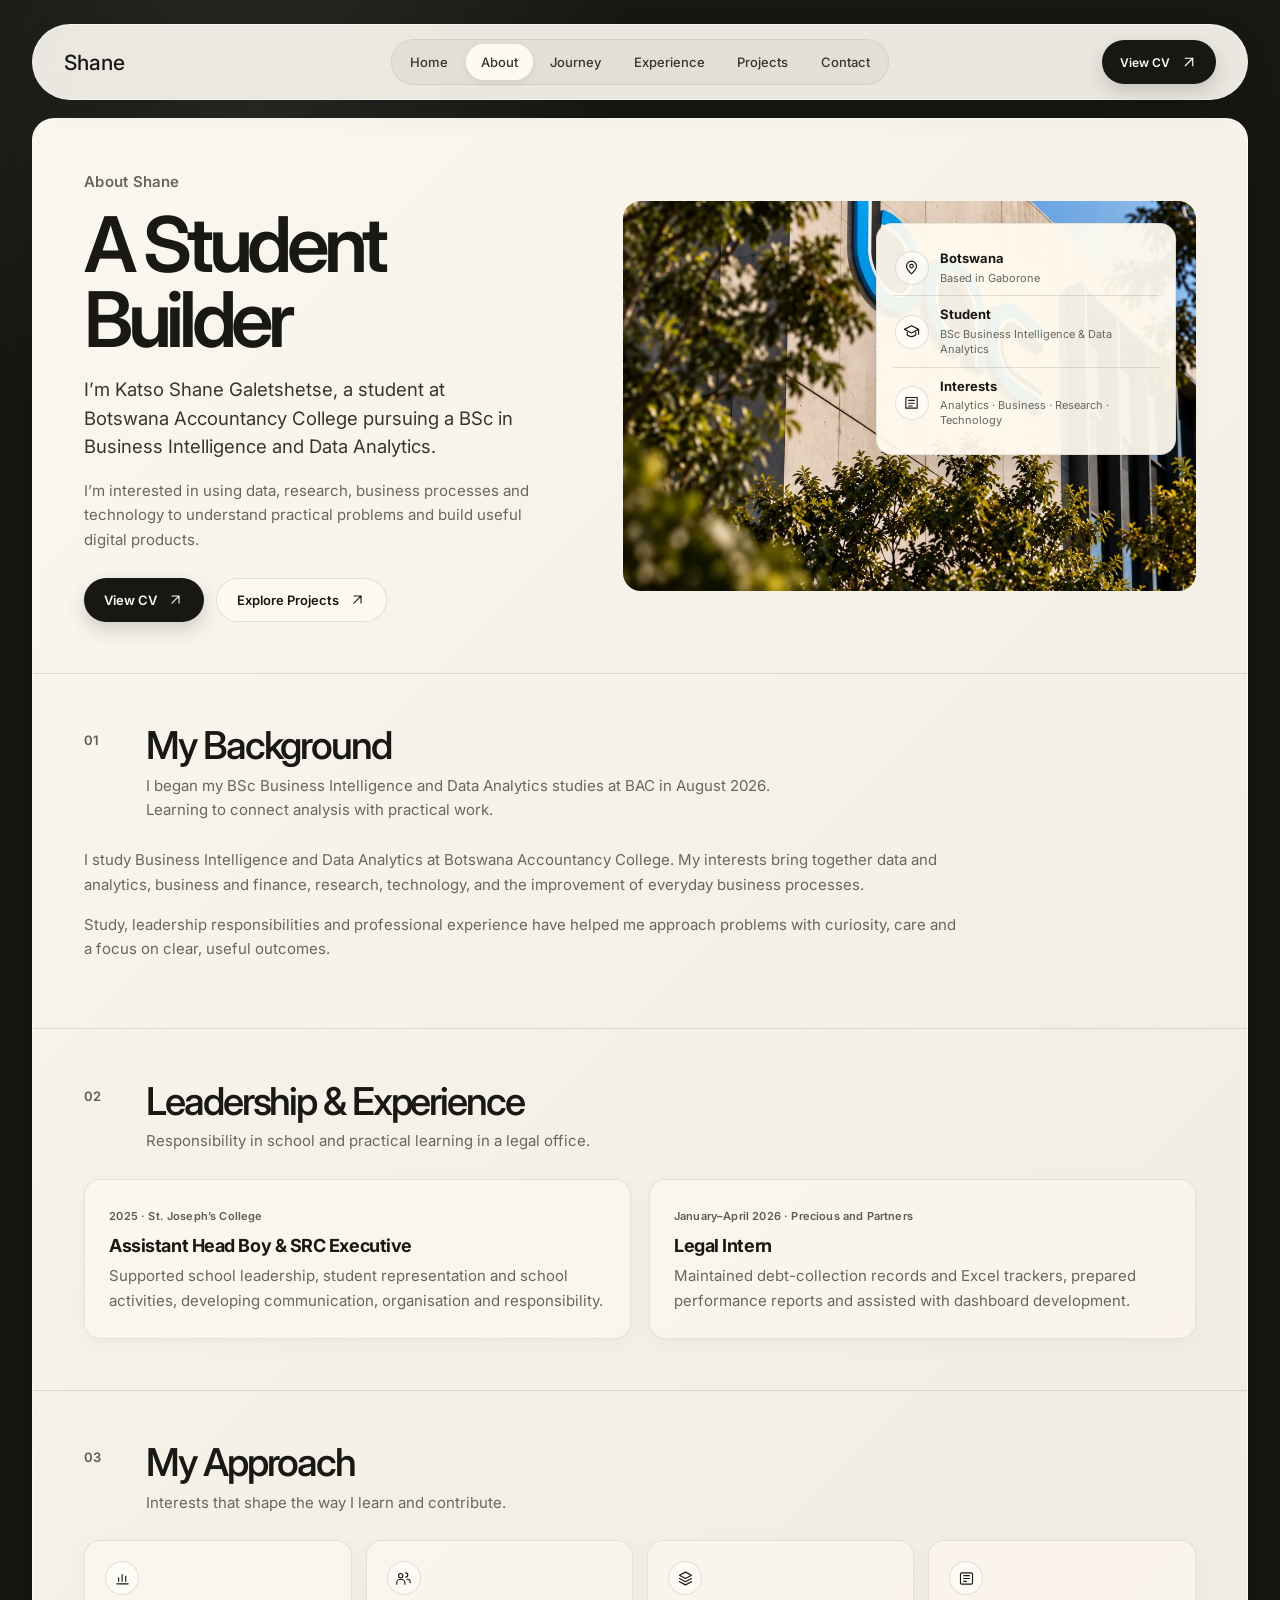
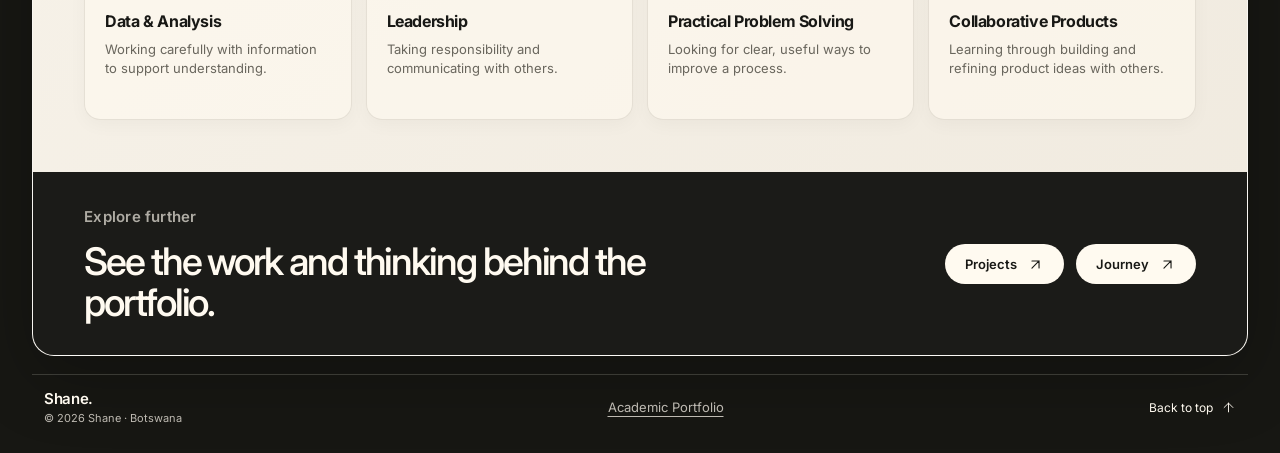
<file: about.html>
﻿<!doctype html>
<html lang="en">
<head>
  <meta charset="utf-8" />
  <meta name="viewport" content="width=device-width, initial-scale=1, viewport-fit=cover" />
  <meta name="description" content="About Shane Galetshetse, a Business Intelligence and Data Analytics student at Botswana Accountancy College." />
  <title>About | Shane Galetshetse</title>
  <link rel="icon" type="image/png" href="assets/shane_exact_assets/logos/shane_logo_transparent.png" />
  <link rel="preconnect" href="https://fonts.googleapis.com" />
  <link rel="preconnect" href="https://fonts.gstatic.com" crossorigin />
  <link href="https://fonts.googleapis.com/css2?family=Inter:wght@400;500;600;700;800&display=swap" rel="stylesheet" />
  <link rel="stylesheet" href="styles.css" />
  <link rel="stylesheet" href="pages.css" />
  <link rel="stylesheet" href="responsive.css" />
<link rel="stylesheet" href="portfolio-content.css" />
</head>
<body class="portfolio-page">
  <div class="page-shell page-shell--inner" id="top">
    <header class="topbar page-topbar">
      <a class="logo" href="index.html#top">Shane</a>
      <nav class="nav-pill" aria-label="Primary"><a href="index.html#top">Home</a><a href="about.html" aria-current="page" class="is-active">About</a><a href="journey.html">Journey</a><a href="experience.html">Experience</a><a href="projects.html">Projects</a><a href="contact.html">Contact</a></nav>
      <a class="dark-btn download-btn" href="cv.html">View CV <svg class="ui-icon" aria-hidden="true" viewBox="0 0 24 24" fill="none" stroke="currentColor" stroke-width="1.6" stroke-linecap="round" stroke-linejoin="round"><path d="M7 17 17 7M7 7h10v10"/></svg></a>
    </header>
    <main class="page-main">
<section class="page-hero page-hero--split">
  <div class="page-hero-copy"><p class="eyebrow">About Shane</p><h1>A Student<br />Builder</h1><p class="lead">I&#8217;m Katso Shane Galetshetse, a student at Botswana Accountancy College pursuing a BSc in Business Intelligence and Data Analytics.</p><p>I&#8217;m interested in using data, research, business processes and technology to understand practical problems and build useful digital products.</p><div class="page-actions"><a class="dark-btn" href="cv.html">View CV <svg class="ui-icon" aria-hidden="true" viewBox="0 0 24 24" fill="none" stroke="currentColor" stroke-width="1.6" stroke-linecap="round" stroke-linejoin="round"><path d="M7 17 17 7M7 7h10v10"/></svg></a><a class="light-btn" href="projects.html">Explore Projects <svg class="ui-icon" aria-hidden="true" viewBox="0 0 24 24" fill="none" stroke="currentColor" stroke-width="1.6" stroke-linecap="round" stroke-linejoin="round"><path d="M7 17 17 7M7 7h10v10"/></svg></a></div></div>
  <div class="about-visual"><img src="assets/hero-custom/bac-facade.webp" alt="Botswana Accountancy College facade framed by trees" /><div class="floating-facts"><p><span class="mini-icon"><svg viewBox="0 0 24 24"><path d="M19 10c0 5-7 11-7 11S5 15 5 10a7 7 0 1 1 14 0Z"/><circle cx="12" cy="10" r="2.5"/></svg></span><span><b>Botswana</b><small>Based in Gaborone</small></span></p><p><span class="mini-icon"><svg viewBox="0 0 24 24"><path d="m2 9 10-5 10 5-10 5L2 9Zm4 2v6c4 3 8 3 12 0v-6M22 9v7"/></svg></span><span><b>Student</b><small>BSc Business Intelligence &amp; Data Analytics</small></span></p><p><span class="mini-icon"><svg viewBox="0 0 24 24"><path d="M4 5h16v15H4zM8 9h8m-8 4h8m-8 4h5"/></svg></span><span><b>Interests</b><small>Analytics &middot; Business &middot; Research &middot; Technology</small></span></p></div></div>
</section>
<section class="page-section"><div class="page-section-heading"><span class="section-index">01</span><div><h2>My Background</h2><p>I began my BSc Business Intelligence and Data Analytics studies at BAC in August 2026.</p><p>Learning to connect analysis with practical work.</p></div></div><div class="editorial-copy"><p>I study Business Intelligence and Data Analytics at Botswana Accountancy College. My interests bring together data and analytics, business and finance, research, technology, and the improvement of everyday business processes.</p><p>Study, leadership responsibilities and professional experience have helped me approach problems with curiosity, care and a focus on clear, useful outcomes.</p></div></section>
<section class="page-section"><div class="page-section-heading"><span class="section-index">02</span><div><h2>Leadership &amp; Experience</h2><p>Responsibility in school and practical learning in a legal office.</p></div></div><div class="page-card-grid page-card-grid--2"><article class="content-card"><span class="eyebrow">2025 &middot; St. Joseph&#8217;s College</span><h3>Assistant Head Boy &amp; SRC Executive</h3><p>Supported school leadership, student representation and school activities, developing communication, organisation and responsibility.</p></article><article class="content-card"><span class="eyebrow">January&ndash;April 2026 &middot; Precious and Partners</span><h3>Legal Intern</h3><p>Maintained debt-collection records and Excel trackers, prepared performance reports and assisted with dashboard development.</p></article></div></section>
<section class="page-section"><div class="page-section-heading"><span class="section-index">03</span><div><h2>My Approach</h2><p>Interests that shape the way I learn and contribute.</p></div></div><div class="approach-grid"><article class="approach-card"><span class="mini-icon"><svg viewBox="0 0 24 24"><path d="M4 19.5h16M6.5 16V11m5 5V6.5m5 9.5v-7"/></svg></span><h3>Data &amp; Analysis</h3><p>Working carefully with information to support understanding.</p></article><article class="approach-card"><span class="mini-icon"><svg viewBox="0 0 24 24"><circle cx="8" cy="8" r="3"/><path d="M2.5 20v-1.5A5.5 5.5 0 0 1 8 13h.5a5.5 5.5 0 0 1 5.5 5.5V20m1-10a3 3 0 1 0 0-6m2 9h.5a4 4 0 0 1 4 4v1"/></svg></span><h3>Leadership</h3><p>Taking responsibility and communicating with others.</p></article><article class="approach-card"><span class="mini-icon"><svg viewBox="0 0 24 24"><path d="M12 3 3.5 7.5 12 12l8.5-4.5L12 3Zm-8.5 9L12 16.5l8.5-4.5M3.5 16.5 12 21l8.5-4.5"/></svg></span><h3>Practical Problem Solving</h3><p>Looking for clear, useful ways to improve a process.</p></article><article class="approach-card"><span class="mini-icon"><svg viewBox="0 0 24 24"><rect x="3.5" y="4" width="17" height="16" rx="2"/><path d="M8 8h8M8 12h8M8 16h4"/></svg></span><h3>Collaborative Products</h3><p>Learning through building and refining product ideas with others.</p></article></div></section>
<section class="page-cta"><div><p class="eyebrow">Explore further</p><h2>See the work and thinking behind the portfolio.</h2></div><div class="page-actions"><a class="light-btn" href="projects.html">Projects <svg class="ui-icon" aria-hidden="true" viewBox="0 0 24 24" fill="none" stroke="currentColor" stroke-width="1.6" stroke-linecap="round" stroke-linejoin="round"><path d="M7 17 17 7M7 7h10v10"/></svg></a><a class="light-btn" href="journey.html">Journey <svg class="ui-icon" aria-hidden="true" viewBox="0 0 24 24" fill="none" stroke="currentColor" stroke-width="1.6" stroke-linecap="round" stroke-linejoin="round"><path d="M7 17 17 7M7 7h10v10"/></svg></a></div></section></main>
    <footer class="site-footer page-footer">
      <div class="site-footer-brand"><strong>Shane.</strong><span>&copy; 2026 Shane &middot; Botswana</span></div>
      <a class="portfolio-footer-link" href="portfolio.html">Academic Portfolio</a><a class="back-to-top" href="#top">Back to top <svg viewBox="0 0 24 24" aria-hidden="true"><path d="M12 19V5m-7 7 7-7 7 7" /></svg></a>
    </footer>
  </div>
  <script src="pages.js" defer></script>
<nav class="bottom-nav" aria-label="Mobile and tablet navigation"><a class="bottom-nav-link" href="index.html"><svg aria-hidden="true" viewBox="0 0 24 24"><path d="m3 10 9-7 9 7v10H3Z"/><path d="M9 20v-7h6v7"/></svg><span>Home</span></a><a class="bottom-nav-link" href="about.html" aria-current="page"><svg aria-hidden="true" viewBox="0 0 24 24"><circle cx="12" cy="8" r="3.5"/><path d="M5 21v-2a7 7 0 0 1 14 0v2"/></svg><span>About</span></a><a class="bottom-nav-link bottom-nav-extra" href="journey.html"><svg aria-hidden="true" viewBox="0 0 24 24"><circle cx="5" cy="18" r="2"/><circle cx="19" cy="6" r="2"/><path d="M5 16V9a3 3 0 0 1 3-3h4a3 3 0 0 1 0 6H9a3 3 0 0 0 0 6h8"/></svg><span>Journey</span></a><a class="bottom-nav-link bottom-nav-extra" href="experience.html"><svg aria-hidden="true" viewBox="0 0 24 24"><rect x="3" y="7" width="18" height="14" rx="3"/><path d="M8 7V4h8v3M3 12h18m-11 0v3h4v-3"/></svg><span>Experience</span></a><a class="bottom-nav-link" href="projects.html"><svg aria-hidden="true" viewBox="0 0 24 24"><rect x="3" y="3" width="7" height="7" rx="1.5"/><rect x="14" y="3" width="7" height="7" rx="1.5"/><rect x="3" y="14" width="7" height="7" rx="1.5"/><rect x="14" y="14" width="7" height="7" rx="1.5"/></svg><span>Projects</span></a><a class="bottom-nav-link" href="contact.html"><svg aria-hidden="true" viewBox="0 0 24 24"><rect x="3" y="5" width="18" height="14" rx="3"/><path d="m4 7 8 6 8-6"/></svg><span>Contact</span></a><a class="bottom-nav-link bottom-nav-extra" href="cv.html"><svg aria-hidden="true" viewBox="0 0 24 24"><path d="M5 3h9l5 5v13H5ZM14 3v5h5M8 12h8m-8 4h6"/></svg><span>CV</span></a><button class="bottom-nav-more" type="button" aria-expanded="false" aria-controls="more-navigation"><svg aria-hidden="true" viewBox="0 0 24 24"><circle cx="5" cy="12" r="1"/><circle cx="12" cy="12" r="1"/><circle cx="19" cy="12" r="1"/></svg><span>More</span></button><div class="more-navigation" id="more-navigation" hidden><p>Explore Shane</p><a href="portfolio.html">Academic Portfolio</a><a href="journey.html"><svg aria-hidden="true" viewBox="0 0 24 24"><circle cx="5" cy="18" r="2"/><circle cx="19" cy="6" r="2"/><path d="M5 16V9a3 3 0 0 1 3-3h4a3 3 0 0 1 0 6H9a3 3 0 0 0 0 6h8"/></svg><span>Journey</span></a><a href="experience.html"><svg aria-hidden="true" viewBox="0 0 24 24"><rect x="3" y="7" width="18" height="14" rx="3"/><path d="M8 7V4h8v3M3 12h18m-11 0v3h4v-3"/></svg><span>Experience</span></a><a href="cv.html"><svg aria-hidden="true" viewBox="0 0 24 24"><path d="M5 3h9l5 5v13H5ZM14 3v5h5M8 12h8m-8 4h6"/></svg><span>CV</span></a></div></nav>
<script src="site.js" defer></script>
</body>
</html>
</file>
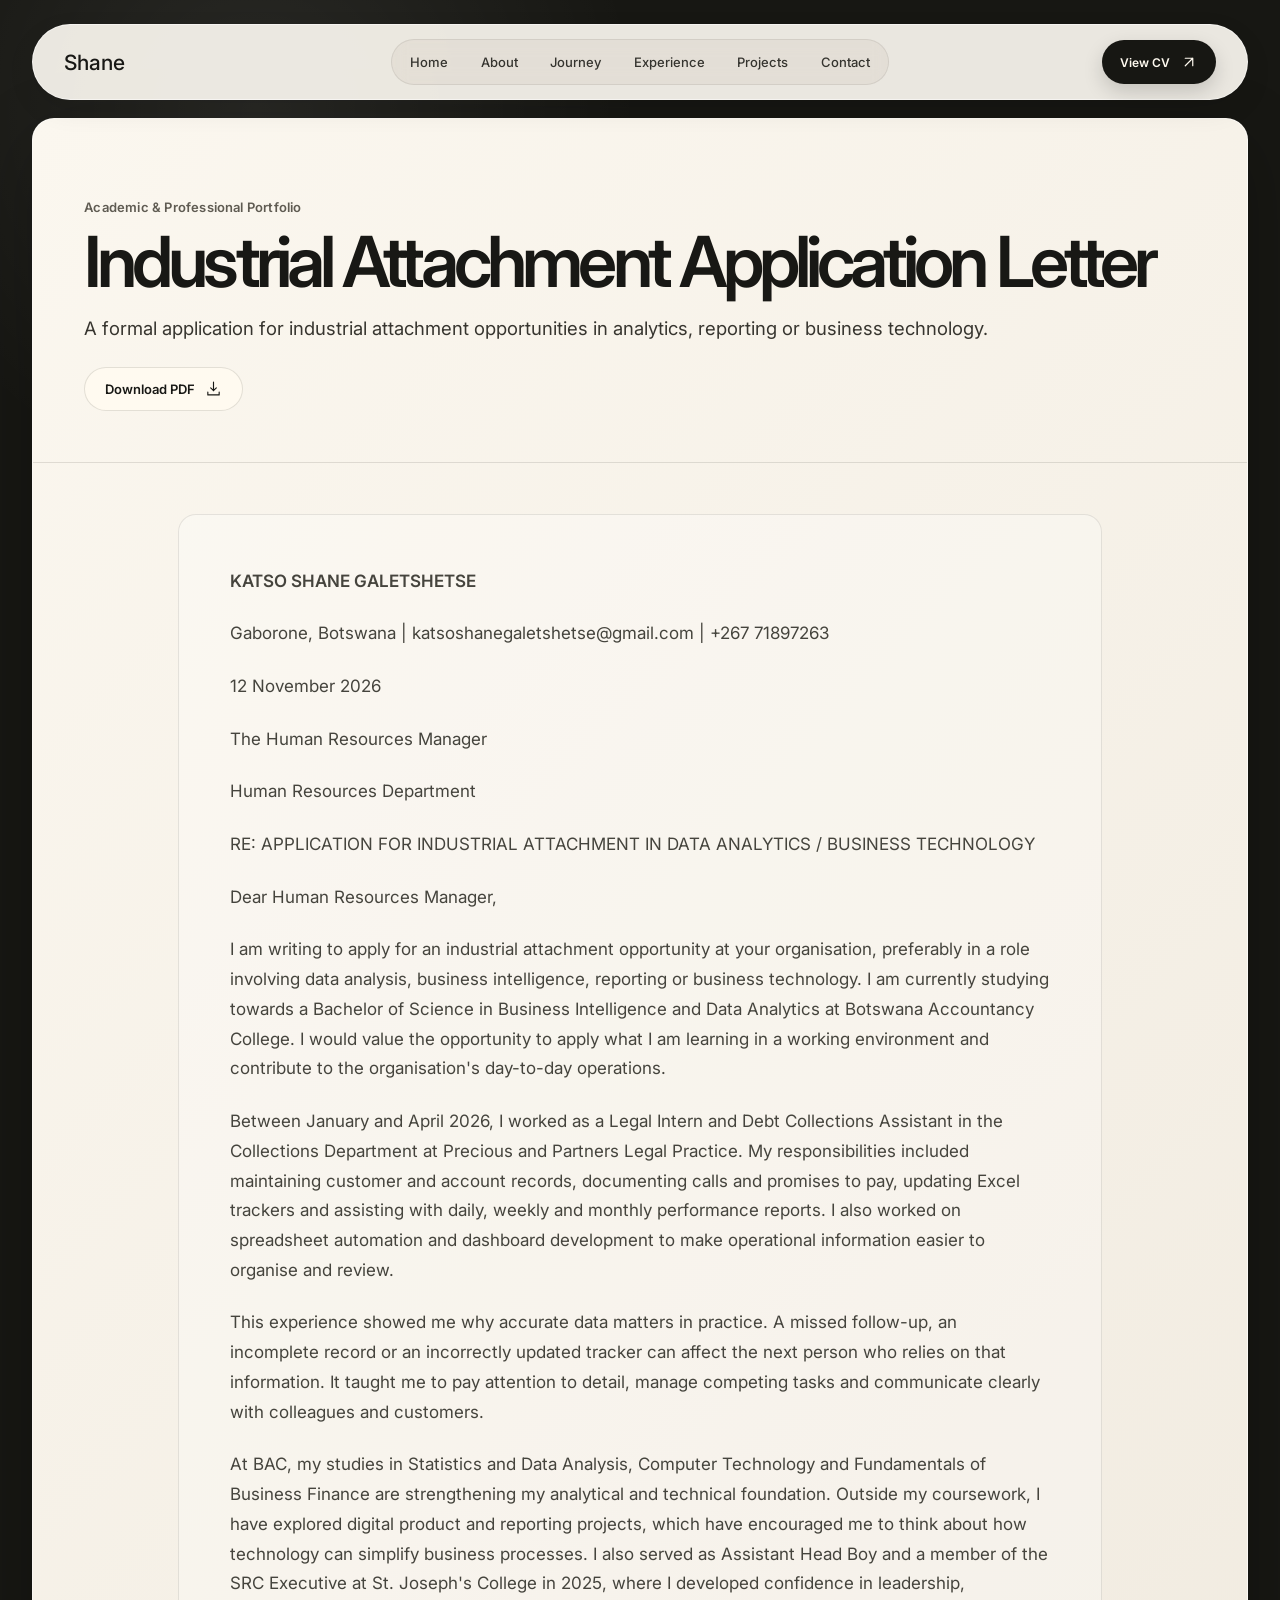
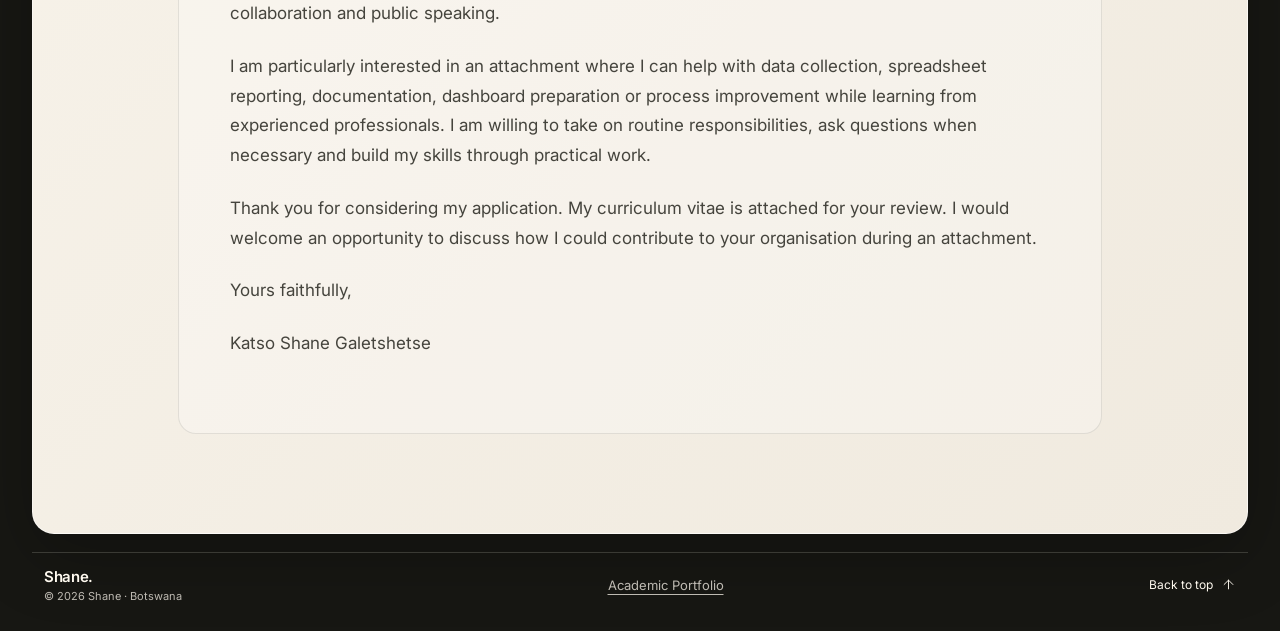
<file: application-letter.html>
﻿<!doctype html>
<html lang="en">
<head>
  <meta charset="utf-8" />
  <meta name="viewport" content="width=device-width, initial-scale=1, viewport-fit=cover" />
  <meta name="description" content="Industrial Attachment Application Letter — Katso Shane Galetshetse's academic and professional portfolio." />
  <title>Industrial Attachment Application Letter | Shane Galetshetse</title>
  <link rel="icon" type="image/png" href="assets/shane_exact_assets/logos/shane_logo_transparent.png" />
  <link rel="preconnect" href="https://fonts.googleapis.com" />
  <link rel="preconnect" href="https://fonts.gstatic.com" crossorigin />
  <link href="https://fonts.googleapis.com/css2?family=Inter:wght@400;500;600;700;800&display=swap" rel="stylesheet" />
  <link rel="stylesheet" href="styles.css" />
  <link rel="stylesheet" href="pages.css" />
  <link rel="stylesheet" href="responsive.css" />
<link rel="stylesheet" href="portfolio-content.css" />
</head>
<body class="portfolio-page">
  <div class="page-shell page-shell--inner" id="top">
    <header class="topbar page-topbar">
      <a class="logo" href="index.html#top">Shane</a>
      <nav class="nav-pill" aria-label="Primary"><a href="index.html#top">Home</a><a href="about.html">About</a><a href="journey.html">Journey</a><a href="experience.html">Experience</a><a href="projects.html">Projects</a><a href="contact.html">Contact</a></nav>
      <a class="dark-btn download-btn" href="cv.html">View CV <svg class="ui-icon" aria-hidden="true" viewBox="0 0 24 24" fill="none" stroke="currentColor" stroke-width="1.6" stroke-linecap="round" stroke-linejoin="round"><path d="M7 17 17 7M7 7h10v10"/></svg></a>
    </header>
    <main class="page-main"><section class="page-hero page-hero--compact"><a class="eyebrow" href="portfolio.html">Academic &amp; Professional Portfolio</a><h1>Industrial Attachment Application Letter</h1><p class="lead">A formal application for industrial attachment opportunities in analytics, reporting or business technology.</p><div class="page-actions"><a class="light-btn" href="assets/documents/Shane_Industrial_Attachment_Application_Letter.pdf" download>Download PDF <svg class="ui-icon" viewBox="0 0 24 24" aria-hidden="true" fill="none" stroke="currentColor" stroke-width="1.6" stroke-linecap="round" stroke-linejoin="round"><path d="M12 3v12m-4-4 4 4 4-4M4 17v4h16v-4"/></svg></a></div></section><section class="document-reading"><article class="document-body letter-document"><p>KATSO SHANE GALETSHETSE</p><p>Gaborone, Botswana | katsoshanegaletshetse@gmail.com | +267 71897263</p><p>12 November 2026</p><p>The Human Resources Manager</p><p>Human Resources Department</p><p>RE: APPLICATION FOR INDUSTRIAL ATTACHMENT IN DATA ANALYTICS / BUSINESS TECHNOLOGY</p><p>Dear Human Resources Manager,</p><p>I am writing to apply for an industrial attachment opportunity at your organisation, preferably in a role involving data analysis, business intelligence, reporting or business technology. I am currently studying towards a Bachelor of Science in Business Intelligence and Data Analytics at Botswana Accountancy College. I would value the opportunity to apply what I am learning in a working environment and contribute to the organisation's day-to-day operations.</p><p>Between January and April 2026, I worked as a Legal Intern and Debt Collections Assistant in the Collections Department at Precious and Partners Legal Practice. My responsibilities included maintaining customer and account records, documenting calls and promises to pay, updating Excel trackers and assisting with daily, weekly and monthly performance reports. I also worked on spreadsheet automation and dashboard development to make operational information easier to organise and review.</p><p>This experience showed me why accurate data matters in practice. A missed follow-up, an incomplete record or an incorrectly updated tracker can affect the next person who relies on that information. It taught me to pay attention to detail, manage competing tasks and communicate clearly with colleagues and customers.</p><p>At BAC, my studies in Statistics and Data Analysis, Computer Technology and Fundamentals of Business Finance are strengthening my analytical and technical foundation. Outside my coursework, I have explored digital product and reporting projects, which have encouraged me to think about how technology can simplify business processes. I also served as Assistant Head Boy and a member of the SRC Executive at St. Joseph's College in 2025, where I developed confidence in leadership, collaboration and public speaking.</p><p>I am particularly interested in an attachment where I can help with data collection, spreadsheet reporting, documentation, dashboard preparation or process improvement while learning from experienced professionals. I am willing to take on routine responsibilities, ask questions when necessary and build my skills through practical work.</p><p>Thank you for considering my application. My curriculum vitae is attached for your review. I would welcome an opportunity to discuss how I could contribute to your organisation during an attachment.</p><p>Yours faithfully,</p><p>Katso Shane Galetshetse</p></article></section></main>
    <footer class="site-footer page-footer">
      <div class="site-footer-brand"><strong>Shane.</strong><span>&copy; 2026 Shane &middot; Botswana</span></div>
      <a class="portfolio-footer-link" href="portfolio.html">Academic Portfolio</a><a class="back-to-top" href="#top">Back to top <svg viewBox="0 0 24 24" aria-hidden="true"><path d="M12 19V5m-7 7 7-7 7 7" /></svg></a>
    </footer>
  </div>
  <script src="pages.js" defer></script>
<nav class="bottom-nav" aria-label="Mobile and tablet navigation"><a class="bottom-nav-link" href="index.html"><svg aria-hidden="true" viewBox="0 0 24 24"><path d="m3 10 9-7 9 7v10H3Z"/><path d="M9 20v-7h6v7"/></svg><span>Home</span></a><a class="bottom-nav-link" href="about.html"><svg aria-hidden="true" viewBox="0 0 24 24"><circle cx="12" cy="8" r="3.5"/><path d="M5 21v-2a7 7 0 0 1 14 0v2"/></svg><span>About</span></a><a class="bottom-nav-link bottom-nav-extra" href="journey.html"><svg aria-hidden="true" viewBox="0 0 24 24"><circle cx="5" cy="18" r="2"/><circle cx="19" cy="6" r="2"/><path d="M5 16V9a3 3 0 0 1 3-3h4a3 3 0 0 1 0 6H9a3 3 0 0 0 0 6h8"/></svg><span>Journey</span></a><a class="bottom-nav-link bottom-nav-extra" href="experience.html"><svg aria-hidden="true" viewBox="0 0 24 24"><rect x="3" y="7" width="18" height="14" rx="3"/><path d="M8 7V4h8v3M3 12h18m-11 0v3h4v-3"/></svg><span>Experience</span></a><a class="bottom-nav-link" href="projects.html"><svg aria-hidden="true" viewBox="0 0 24 24"><rect x="3" y="3" width="7" height="7" rx="1.5"/><rect x="14" y="3" width="7" height="7" rx="1.5"/><rect x="3" y="14" width="7" height="7" rx="1.5"/><rect x="14" y="14" width="7" height="7" rx="1.5"/></svg><span>Projects</span></a><a class="bottom-nav-link" href="contact.html"><svg aria-hidden="true" viewBox="0 0 24 24"><rect x="3" y="5" width="18" height="14" rx="3"/><path d="m4 7 8 6 8-6"/></svg><span>Contact</span></a><a class="bottom-nav-link bottom-nav-extra" href="cv.html"><svg aria-hidden="true" viewBox="0 0 24 24"><path d="M5 3h9l5 5v13H5ZM14 3v5h5M8 12h8m-8 4h6"/></svg><span>CV</span></a><button class="bottom-nav-more contains-active" type="button" aria-expanded="false" aria-controls="more-navigation"><svg aria-hidden="true" viewBox="0 0 24 24"><circle cx="5" cy="12" r="1"/><circle cx="12" cy="12" r="1"/><circle cx="19" cy="12" r="1"/></svg><span>More</span></button><div class="more-navigation" id="more-navigation" hidden><p>Explore Shane</p><a href="portfolio.html" aria-current="location">Academic Portfolio</a><a href="journey.html"><svg aria-hidden="true" viewBox="0 0 24 24"><circle cx="5" cy="18" r="2"/><circle cx="19" cy="6" r="2"/><path d="M5 16V9a3 3 0 0 1 3-3h4a3 3 0 0 1 0 6H9a3 3 0 0 0 0 6h8"/></svg><span>Journey</span></a><a href="experience.html"><svg aria-hidden="true" viewBox="0 0 24 24"><rect x="3" y="7" width="18" height="14" rx="3"/><path d="M8 7V4h8v3M3 12h18m-11 0v3h4v-3"/></svg><span>Experience</span></a><a href="cv.html"><svg aria-hidden="true" viewBox="0 0 24 24"><path d="M5 3h9l5 5v13H5ZM14 3v5h5M8 12h8m-8 4h6"/></svg><span>CV</span></a></div></nav>
<script src="site.js" defer></script>
</body>
</html>
</file>
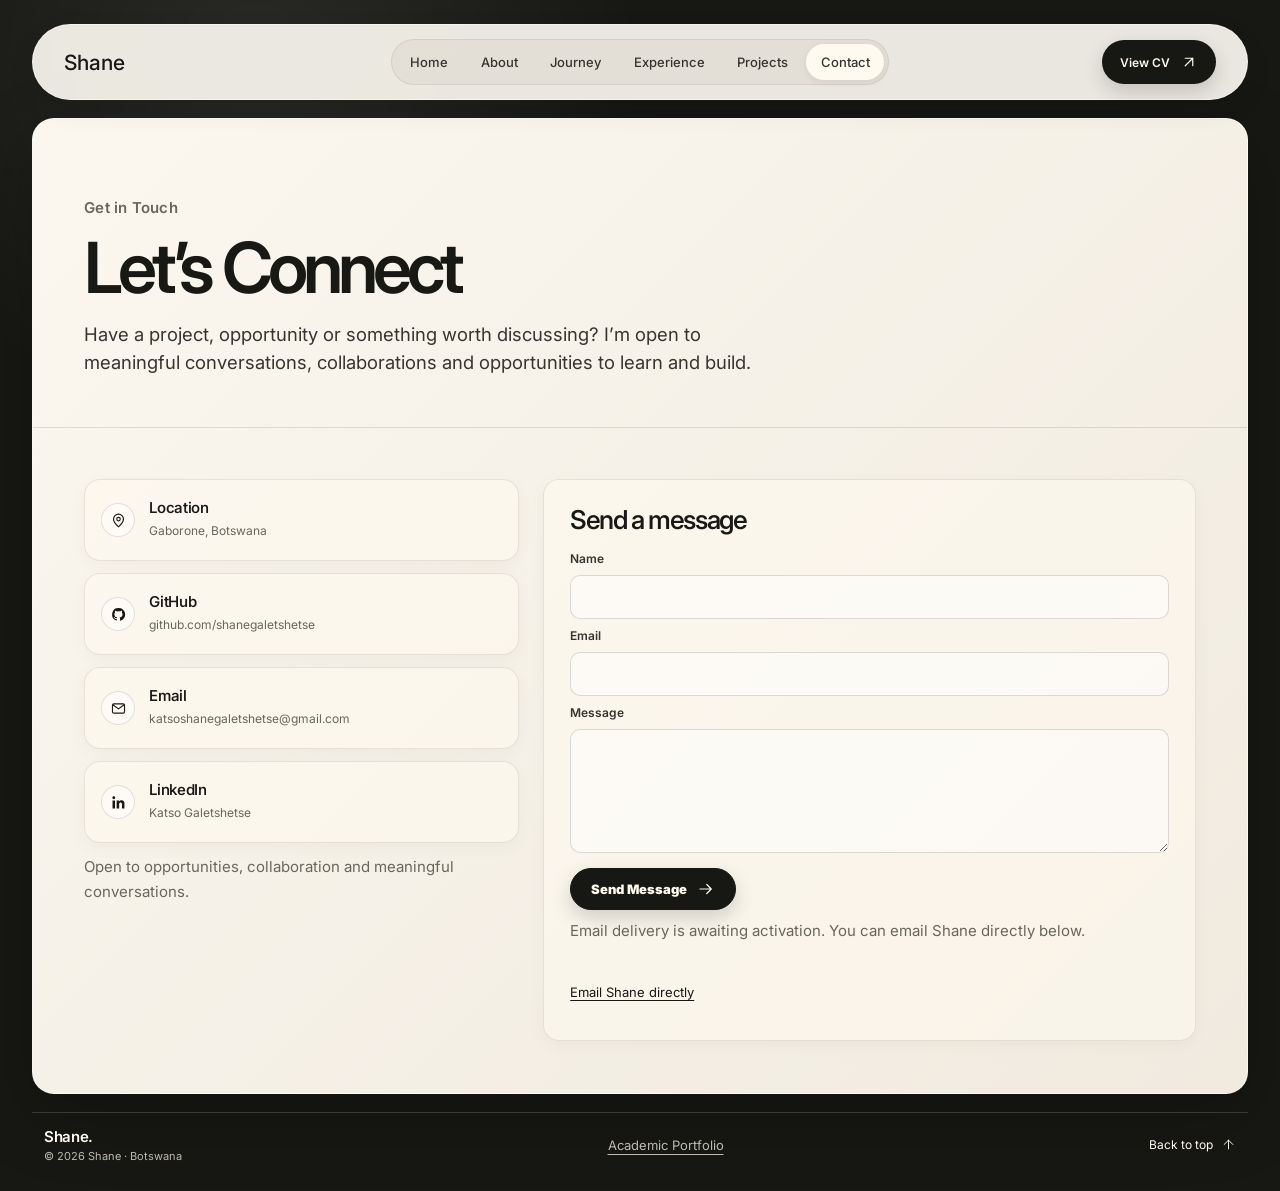
<file: contact.html>
﻿<!doctype html>
<html lang="en">
<head>
  <meta charset="utf-8" />
  <meta name="viewport" content="width=device-width, initial-scale=1, viewport-fit=cover" />
  <meta name="description" content="Contact Shane Galetshetse about opportunities, collaboration and meaningful projects." />
  <title>Contact | Shane Galetshetse</title>
  <link rel="icon" type="image/png" href="assets/shane_exact_assets/logos/shane_logo_transparent.png" />
  <link rel="preconnect" href="https://fonts.googleapis.com" />
  <link rel="preconnect" href="https://fonts.gstatic.com" crossorigin />
  <link href="https://fonts.googleapis.com/css2?family=Inter:wght@400;500;600;700;800&display=swap" rel="stylesheet" />
  <link rel="stylesheet" href="styles.css" />
  <link rel="stylesheet" href="pages.css" />
  <link rel="stylesheet" href="responsive.css" />
<link rel="stylesheet" href="portfolio-content.css" />
</head>
<body class="portfolio-page">
  <div class="page-shell page-shell--inner" id="top">
    <header class="topbar page-topbar">
      <a class="logo" href="index.html#top">Shane</a>
      <nav class="nav-pill" aria-label="Primary"><a href="index.html#top">Home</a><a href="about.html">About</a><a href="journey.html">Journey</a><a href="experience.html">Experience</a><a href="projects.html">Projects</a><a href="contact.html" aria-current="page" class="is-active">Contact</a></nav>
      <a class="dark-btn download-btn" href="cv.html">View CV <svg class="ui-icon" aria-hidden="true" viewBox="0 0 24 24" fill="none" stroke="currentColor" stroke-width="1.6" stroke-linecap="round" stroke-linejoin="round"><path d="M7 17 17 7M7 7h10v10"/></svg></a>
    </header>
    <main class="page-main">
<section class="page-hero page-hero--compact"><p class="eyebrow">Get in Touch</p><h1>Let&#8217;s Connect</h1><p class="lead page-lead-narrow">Have a project, opportunity or something worth discussing? I&#8217;m open to meaningful conversations, collaborations and opportunities to learn and build.</p></section>
<section class="contact-page-grid"><div class="contact-details"><article class="contact-detail-card"><span class="mini-icon"><svg viewBox="0 0 24 24"><path d="M19 10c0 5-7 11-7 11S5 15 5 10a7 7 0 1 1 14 0Z"/><circle cx="12" cy="10" r="2.5"/></svg></span><div><h2>Location</h2><p>Gaborone, Botswana</p></div></article><a class="contact-detail-card" href="https://github.com/shanegaletshetse" target="_blank" rel="noopener noreferrer"><span class="mini-icon brand-icon"><svg viewBox="0 0 24 24"><path d="M12 3a9 9 0 0 0-2.85 17.54c.45.08.62-.2.62-.43v-1.52c-2.52.55-3.05-1.2-3.05-1.2-.41-1.05-1-1.33-1-1.33-.82-.56.06-.55.06-.55.9.06 1.38.92 1.38.92.8 1.38 2.1.98 2.61.75.08-.58.31-.98.57-1.2-2.01-.23-4.12-1.01-4.12-4.48 0-.99.35-1.79.92-2.42-.09-.23-.4-1.15.09-2.39 0 0 .75-.24 2.47.92A8.5 8.5 0 0 1 12 7.33c.75 0 1.5.1 2.2.3 1.72-1.16 2.47-.92 2.47-.92.49 1.24.18 2.16.09 2.39.57.63.92 1.43.92 2.42 0 3.48-2.12 4.25-4.14 4.47.33.29.61.85.61 1.72v2.55c0 .23.17.51.63.42A9 9 0 0 0 12 3Z"/></svg></span><div><h2>GitHub</h2><p>github.com/shanegaletshetse</p></div></a><a class="contact-detail-card" href="mailto:katsoshanegaletshetse@gmail.com"><span class="mini-icon"><svg viewBox="0 0 24 24"><rect x="3.5" y="5.5" width="17" height="13" rx="2"/><path d="m4.5 7 7.5 5.5L19.5 7"/></svg></span><div><h2>Email</h2><p>katsoshanegaletshetse@gmail.com</p></div></a><a class="contact-detail-card" href="https://www.linkedin.com/in/katso-galetshetse-798222359/"><span class="mini-icon brand-icon"><svg viewBox="0 0 24 24" fill="currentColor"><path d="M20.45 20.45h-3.55v-5.57c0-1.33-.02-3.04-1.85-3.04-1.86 0-2.14 1.45-2.14 2.94v5.67H9.36V9h3.4v1.56h.05c.47-.9 1.63-1.85 3.35-1.85 3.58 0 4.24 2.36 4.24 5.43v6.31ZM5.34 7.43a2.06 2.06 0 1 1 0-4.12 2.06 2.06 0 0 1 0 4.12ZM7.12 20.45H3.56V9h3.56v11.45Z"/></svg></span><div><h2>LinkedIn</h2><p>Katso Galetshetse</p></div></a><p class="availability-note">Open to opportunities, collaboration and meaningful conversations.</p></div>
<form action="https://formsubmit.co/katsoshanegaletshetse@gmail.com" data-submit-endpoint="https://formsubmit.co/ajax/katsoshanegaletshetse@gmail.com" method="POST" class="contact-form" aria-describedby="contact-form-status"><h2>Send a message</h2><input type="hidden" name="_subject" value="Shane portfolio enquiry" /><div class="form-honeypot" aria-hidden="true"><label for="company-site">Leave this field empty</label><input id="company-site" name="_honey" tabindex="-1" autocomplete="off" /></div><label for="contact-name">Name</label><input id="contact-name" name="name" minlength="2" maxlength="100" autocomplete="name" required /><label for="contact-email">Email</label><input id="contact-email" name="email" type="email" autocomplete="email" required /><label for="contact-message">Message</label><textarea id="contact-message" name="message" minlength="10" maxlength="5000" rows="5" required></textarea><button class="dark-btn" type="submit">Send Message <svg class="ui-icon" aria-hidden="true" viewBox="0 0 24 24" fill="none" stroke="currentColor" stroke-width="1.6" stroke-linecap="round" stroke-linejoin="round"><path d="M4 12h15m-6-6 6 6-6 6"/></svg></button><p class="availability-note" id="contact-form-status" role="status" aria-live="polite">Email delivery is awaiting activation. You can email Shane directly below.</p><a class="form-direct-email" href="mailto:katsoshanegaletshetse@gmail.com">Email Shane directly</a></form></section></main>
    <footer class="site-footer page-footer">
      <div class="site-footer-brand"><strong>Shane.</strong><span>&copy; 2026 Shane &middot; Botswana</span></div>
      <a class="portfolio-footer-link" href="portfolio.html">Academic Portfolio</a><a class="back-to-top" href="#top">Back to top <svg viewBox="0 0 24 24" aria-hidden="true"><path d="M12 19V5m-7 7 7-7 7 7" /></svg></a>
    </footer>
  </div>
  <script src="pages.js" defer></script>
<nav class="bottom-nav" aria-label="Mobile and tablet navigation"><a class="bottom-nav-link" href="index.html"><svg aria-hidden="true" viewBox="0 0 24 24"><path d="m3 10 9-7 9 7v10H3Z"/><path d="M9 20v-7h6v7"/></svg><span>Home</span></a><a class="bottom-nav-link" href="about.html"><svg aria-hidden="true" viewBox="0 0 24 24"><circle cx="12" cy="8" r="3.5"/><path d="M5 21v-2a7 7 0 0 1 14 0v2"/></svg><span>About</span></a><a class="bottom-nav-link bottom-nav-extra" href="journey.html"><svg aria-hidden="true" viewBox="0 0 24 24"><circle cx="5" cy="18" r="2"/><circle cx="19" cy="6" r="2"/><path d="M5 16V9a3 3 0 0 1 3-3h4a3 3 0 0 1 0 6H9a3 3 0 0 0 0 6h8"/></svg><span>Journey</span></a><a class="bottom-nav-link bottom-nav-extra" href="experience.html"><svg aria-hidden="true" viewBox="0 0 24 24"><rect x="3" y="7" width="18" height="14" rx="3"/><path d="M8 7V4h8v3M3 12h18m-11 0v3h4v-3"/></svg><span>Experience</span></a><a class="bottom-nav-link" href="projects.html"><svg aria-hidden="true" viewBox="0 0 24 24"><rect x="3" y="3" width="7" height="7" rx="1.5"/><rect x="14" y="3" width="7" height="7" rx="1.5"/><rect x="3" y="14" width="7" height="7" rx="1.5"/><rect x="14" y="14" width="7" height="7" rx="1.5"/></svg><span>Projects</span></a><a class="bottom-nav-link" href="contact.html" aria-current="page"><svg aria-hidden="true" viewBox="0 0 24 24"><rect x="3" y="5" width="18" height="14" rx="3"/><path d="m4 7 8 6 8-6"/></svg><span>Contact</span></a><a class="bottom-nav-link bottom-nav-extra" href="cv.html"><svg aria-hidden="true" viewBox="0 0 24 24"><path d="M5 3h9l5 5v13H5ZM14 3v5h5M8 12h8m-8 4h6"/></svg><span>CV</span></a><button class="bottom-nav-more" type="button" aria-expanded="false" aria-controls="more-navigation"><svg aria-hidden="true" viewBox="0 0 24 24"><circle cx="5" cy="12" r="1"/><circle cx="12" cy="12" r="1"/><circle cx="19" cy="12" r="1"/></svg><span>More</span></button><div class="more-navigation" id="more-navigation" hidden><p>Explore Shane</p><a href="portfolio.html">Academic Portfolio</a><a href="journey.html"><svg aria-hidden="true" viewBox="0 0 24 24"><circle cx="5" cy="18" r="2"/><circle cx="19" cy="6" r="2"/><path d="M5 16V9a3 3 0 0 1 3-3h4a3 3 0 0 1 0 6H9a3 3 0 0 0 0 6h8"/></svg><span>Journey</span></a><a href="experience.html"><svg aria-hidden="true" viewBox="0 0 24 24"><rect x="3" y="7" width="18" height="14" rx="3"/><path d="M8 7V4h8v3M3 12h18m-11 0v3h4v-3"/></svg><span>Experience</span></a><a href="cv.html"><svg aria-hidden="true" viewBox="0 0 24 24"><path d="M5 3h9l5 5v13H5ZM14 3v5h5M8 12h8m-8 4h6"/></svg><span>CV</span></a></div></nav>
<script src="site.js" defer></script>
</body>
</html>
</file>
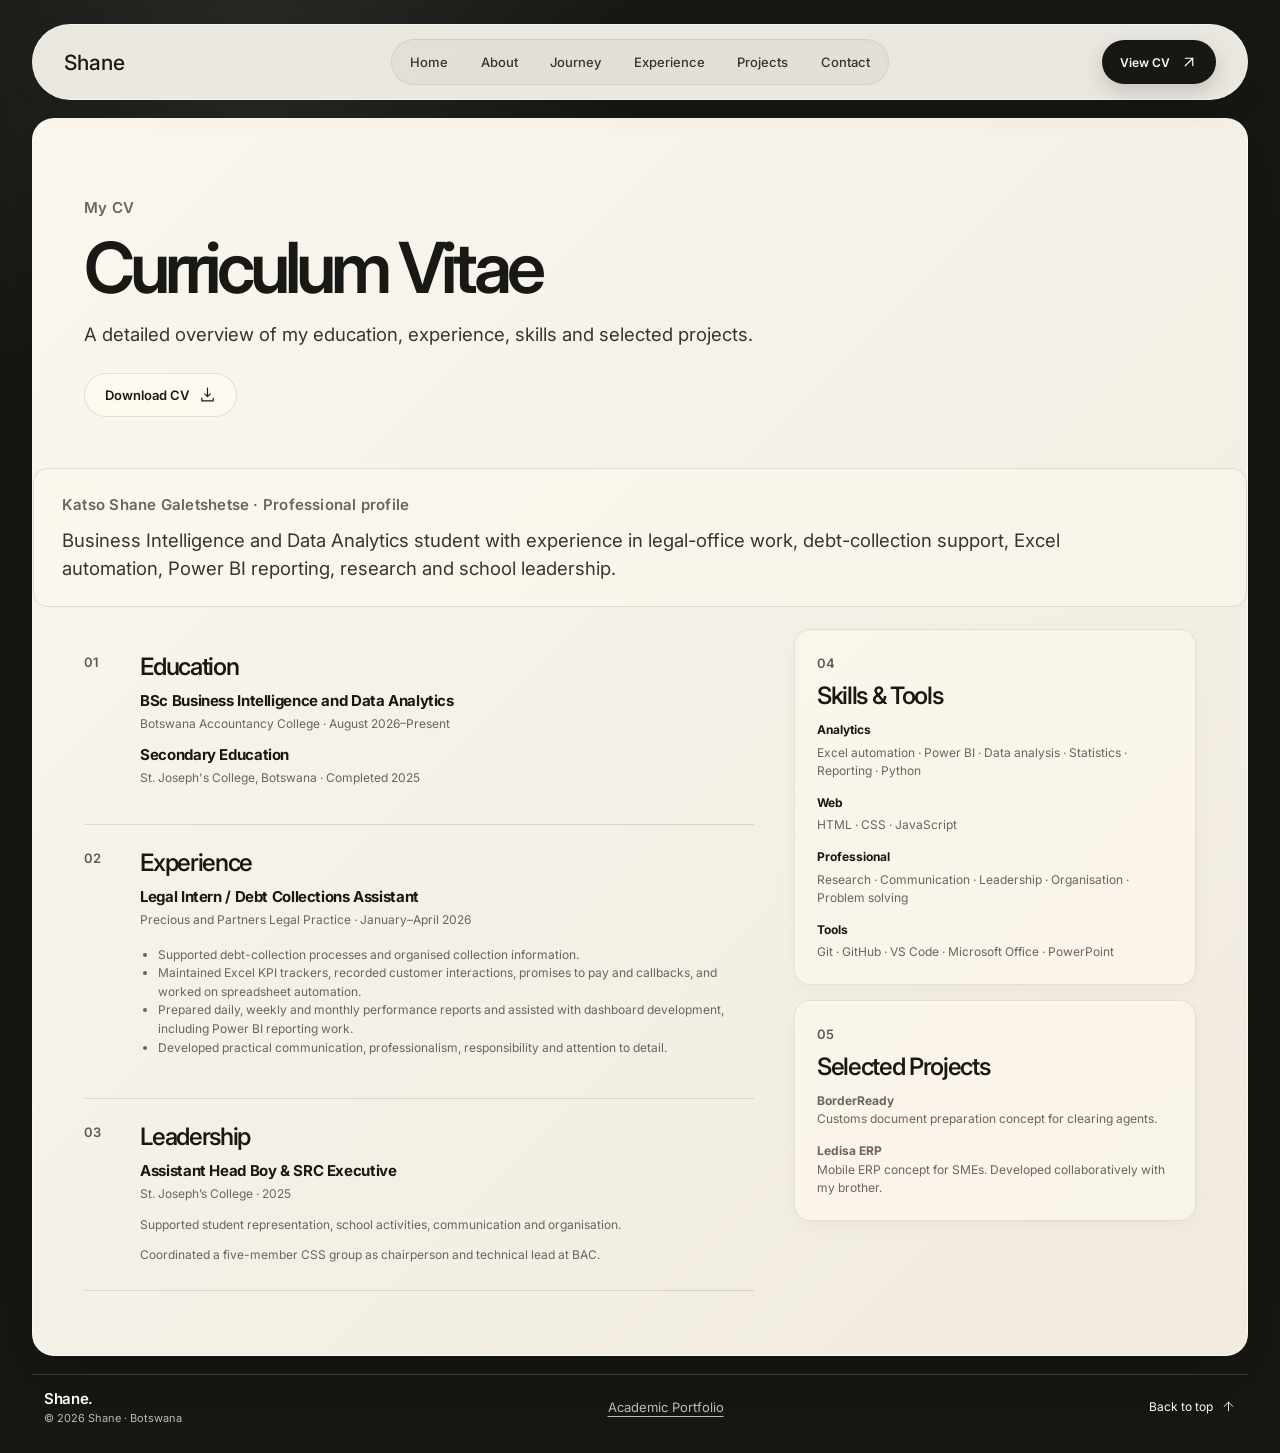
<file: cv.html>
﻿<!doctype html>
<html lang="en">
<head>
  <meta charset="utf-8" />
  <meta name="viewport" content="width=device-width, initial-scale=1, viewport-fit=cover" />
  <meta name="description" content="Web curriculum vitae for Katso Shane Galetshetse, Business Intelligence and Data Analytics student." />
  <title>CV | Shane Galetshetse</title>
  <link rel="icon" type="image/png" href="assets/shane_exact_assets/logos/shane_logo_transparent.png" />
  <link rel="preconnect" href="https://fonts.googleapis.com" />
  <link rel="preconnect" href="https://fonts.gstatic.com" crossorigin />
  <link href="https://fonts.googleapis.com/css2?family=Inter:wght@400;500;600;700;800&display=swap" rel="stylesheet" />
  <link rel="stylesheet" href="styles.css" />
  <link rel="stylesheet" href="pages.css" />
  <link rel="stylesheet" href="responsive.css" />
<link rel="stylesheet" href="portfolio-content.css" />
</head>
<body class="portfolio-page">
  <div class="page-shell page-shell--inner" id="top">
    <header class="topbar page-topbar">
      <a class="logo" href="index.html#top">Shane</a>
      <nav class="nav-pill" aria-label="Primary"><a href="index.html#top">Home</a><a href="about.html">About</a><a href="journey.html">Journey</a><a href="experience.html">Experience</a><a href="projects.html">Projects</a><a href="contact.html">Contact</a></nav>
      <a class="dark-btn download-btn" href="cv.html">View CV <svg class="ui-icon" aria-hidden="true" viewBox="0 0 24 24" fill="none" stroke="currentColor" stroke-width="1.6" stroke-linecap="round" stroke-linejoin="round"><path d="M7 17 17 7M7 7h10v10"/></svg></a>
    </header>
    <main class="page-main">
<section class="page-hero page-hero--compact cv-page-heading"><p class="eyebrow">My CV</p><h1>Curriculum Vitae</h1><p class="lead page-lead-narrow">A detailed overview of my education, experience, skills and selected projects.</p><img class="cv-mobile-photo" src="assets/generated/cv-desk.webp" alt="Illustrative printed CV on a desk beside a pen" width="1400" height="933" /><div class="page-actions"><a class="light-btn" href="assets/documents/Katso%20Shane%20Galetshetse%20Resume.pdf" download>Download CV <svg class="ui-icon" viewBox="0 0 24 24" aria-hidden="true" fill="none" stroke="currentColor" stroke-width="1.6" stroke-linecap="round" stroke-linejoin="round"><path d="M12 3v12m-4-4 4 4 4-4M4 17v4h16v-4"/></svg></a></div></section>
<section class="cv-profile"><p class="eyebrow">Katso Shane Galetshetse &middot; Professional profile</p><p class="lead">Business Intelligence and Data Analytics student with experience in legal-office work, debt-collection support, Excel automation, Power BI reporting, research and school leadership.</p></section>
<div class="cv-columns"><div class="cv-main-column"><section class="cv-block"><span class="section-index">01</span><div><h2>Education</h2><article class="cv-entry"><h3>BSc Business Intelligence and Data Analytics</h3><p>Botswana Accountancy College &middot; August 2026–Present</p></article><article class="cv-entry"><h3>Secondary Education</h3><p>St. Joseph's College, Botswana &middot; Completed 2025</p></article></div></section><section class="cv-block"><span class="section-index">02</span><div><h2>Experience</h2><article class="cv-entry"><h3>Legal Intern / Debt Collections Assistant</h3><p>Precious and Partners Legal Practice &middot; January&ndash;April 2026</p><ul><li>Supported debt-collection processes and organised collection information.</li><li>Maintained Excel KPI trackers, recorded customer interactions, promises to pay and callbacks, and worked on spreadsheet automation.</li><li>Prepared daily, weekly and monthly performance reports and assisted with dashboard development, including Power BI reporting work.</li><li>Developed practical communication, professionalism, responsibility and attention to detail.</li></ul></article></div></section><section class="cv-block"><span class="section-index">03</span><div><h2>Leadership</h2><article class="cv-entry"><h3>Assistant Head Boy &amp; SRC Executive</h3><p>St. Joseph&#8217;s College &middot; 2025</p><p>Supported student representation, school activities, communication and organisation.</p></article><p class="cv-entry-note">Coordinated a five-member CSS group as chairperson and technical lead at BAC.</p></div></section></div><aside class="cv-side-column"><section class="cv-side-card" id="skills"><span class="section-index">04</span><h2>Skills &amp; Tools</h2><div class="cv-skill-groups"><p><b>Analytics</b><span>Excel automation &middot; Power BI &middot; Data analysis &middot; Statistics &middot; Reporting &middot; Python</span></p><p><b>Web</b><span>HTML &middot; CSS &middot; JavaScript</span></p><p><b>Professional</b><span>Research &middot; Communication &middot; Leadership &middot; Organisation &middot; Problem solving</span></p><p><b>Tools</b><span>Git &middot; GitHub &middot; VS Code &middot; Microsoft Office &middot; PowerPoint</span></p></div></section><section class="cv-side-card"><span class="section-index">05</span><h2>Selected Projects</h2><p><b>BorderReady</b><br />Customs document preparation concept for clearing agents.</p><p><b>Ledisa ERP</b><br />Mobile ERP concept for SMEs. Developed collaboratively with my brother.</p></section></aside></div></main>
    <footer class="site-footer page-footer">
      <div class="site-footer-brand"><strong>Shane.</strong><span>&copy; 2026 Shane &middot; Botswana</span></div>
      <a class="portfolio-footer-link" href="portfolio.html">Academic Portfolio</a><a class="back-to-top" href="#top">Back to top <svg viewBox="0 0 24 24" aria-hidden="true"><path d="M12 19V5m-7 7 7-7 7 7" /></svg></a>
    </footer>
  </div>
  <script src="pages.js" defer></script>
<nav class="bottom-nav" aria-label="Mobile and tablet navigation"><a class="bottom-nav-link" href="index.html"><svg aria-hidden="true" viewBox="0 0 24 24"><path d="m3 10 9-7 9 7v10H3Z"/><path d="M9 20v-7h6v7"/></svg><span>Home</span></a><a class="bottom-nav-link" href="about.html"><svg aria-hidden="true" viewBox="0 0 24 24"><circle cx="12" cy="8" r="3.5"/><path d="M5 21v-2a7 7 0 0 1 14 0v2"/></svg><span>About</span></a><a class="bottom-nav-link bottom-nav-extra" href="journey.html"><svg aria-hidden="true" viewBox="0 0 24 24"><circle cx="5" cy="18" r="2"/><circle cx="19" cy="6" r="2"/><path d="M5 16V9a3 3 0 0 1 3-3h4a3 3 0 0 1 0 6H9a3 3 0 0 0 0 6h8"/></svg><span>Journey</span></a><a class="bottom-nav-link bottom-nav-extra" href="experience.html"><svg aria-hidden="true" viewBox="0 0 24 24"><rect x="3" y="7" width="18" height="14" rx="3"/><path d="M8 7V4h8v3M3 12h18m-11 0v3h4v-3"/></svg><span>Experience</span></a><a class="bottom-nav-link" href="projects.html"><svg aria-hidden="true" viewBox="0 0 24 24"><rect x="3" y="3" width="7" height="7" rx="1.5"/><rect x="14" y="3" width="7" height="7" rx="1.5"/><rect x="3" y="14" width="7" height="7" rx="1.5"/><rect x="14" y="14" width="7" height="7" rx="1.5"/></svg><span>Projects</span></a><a class="bottom-nav-link" href="contact.html"><svg aria-hidden="true" viewBox="0 0 24 24"><rect x="3" y="5" width="18" height="14" rx="3"/><path d="m4 7 8 6 8-6"/></svg><span>Contact</span></a><a class="bottom-nav-link bottom-nav-extra" href="cv.html" aria-current="page"><svg aria-hidden="true" viewBox="0 0 24 24"><path d="M5 3h9l5 5v13H5ZM14 3v5h5M8 12h8m-8 4h6"/></svg><span>CV</span></a><button class="bottom-nav-more contains-active" type="button" aria-expanded="false" aria-controls="more-navigation"><svg aria-hidden="true" viewBox="0 0 24 24"><circle cx="5" cy="12" r="1"/><circle cx="12" cy="12" r="1"/><circle cx="19" cy="12" r="1"/></svg><span>More</span></button><div class="more-navigation" id="more-navigation" hidden><p>Explore Shane</p><a href="portfolio.html">Academic Portfolio</a><a href="journey.html"><svg aria-hidden="true" viewBox="0 0 24 24"><circle cx="5" cy="18" r="2"/><circle cx="19" cy="6" r="2"/><path d="M5 16V9a3 3 0 0 1 3-3h4a3 3 0 0 1 0 6H9a3 3 0 0 0 0 6h8"/></svg><span>Journey</span></a><a href="experience.html"><svg aria-hidden="true" viewBox="0 0 24 24"><rect x="3" y="7" width="18" height="14" rx="3"/><path d="M8 7V4h8v3M3 12h18m-11 0v3h4v-3"/></svg><span>Experience</span></a><a href="cv.html" aria-current="page"><svg aria-hidden="true" viewBox="0 0 24 24"><path d="M5 3h9l5 5v13H5ZM14 3v5h5M8 12h8m-8 4h6"/></svg><span>CV</span></a></div></nav>
<script src="site.js" defer></script>
</body>
</html>
</file>
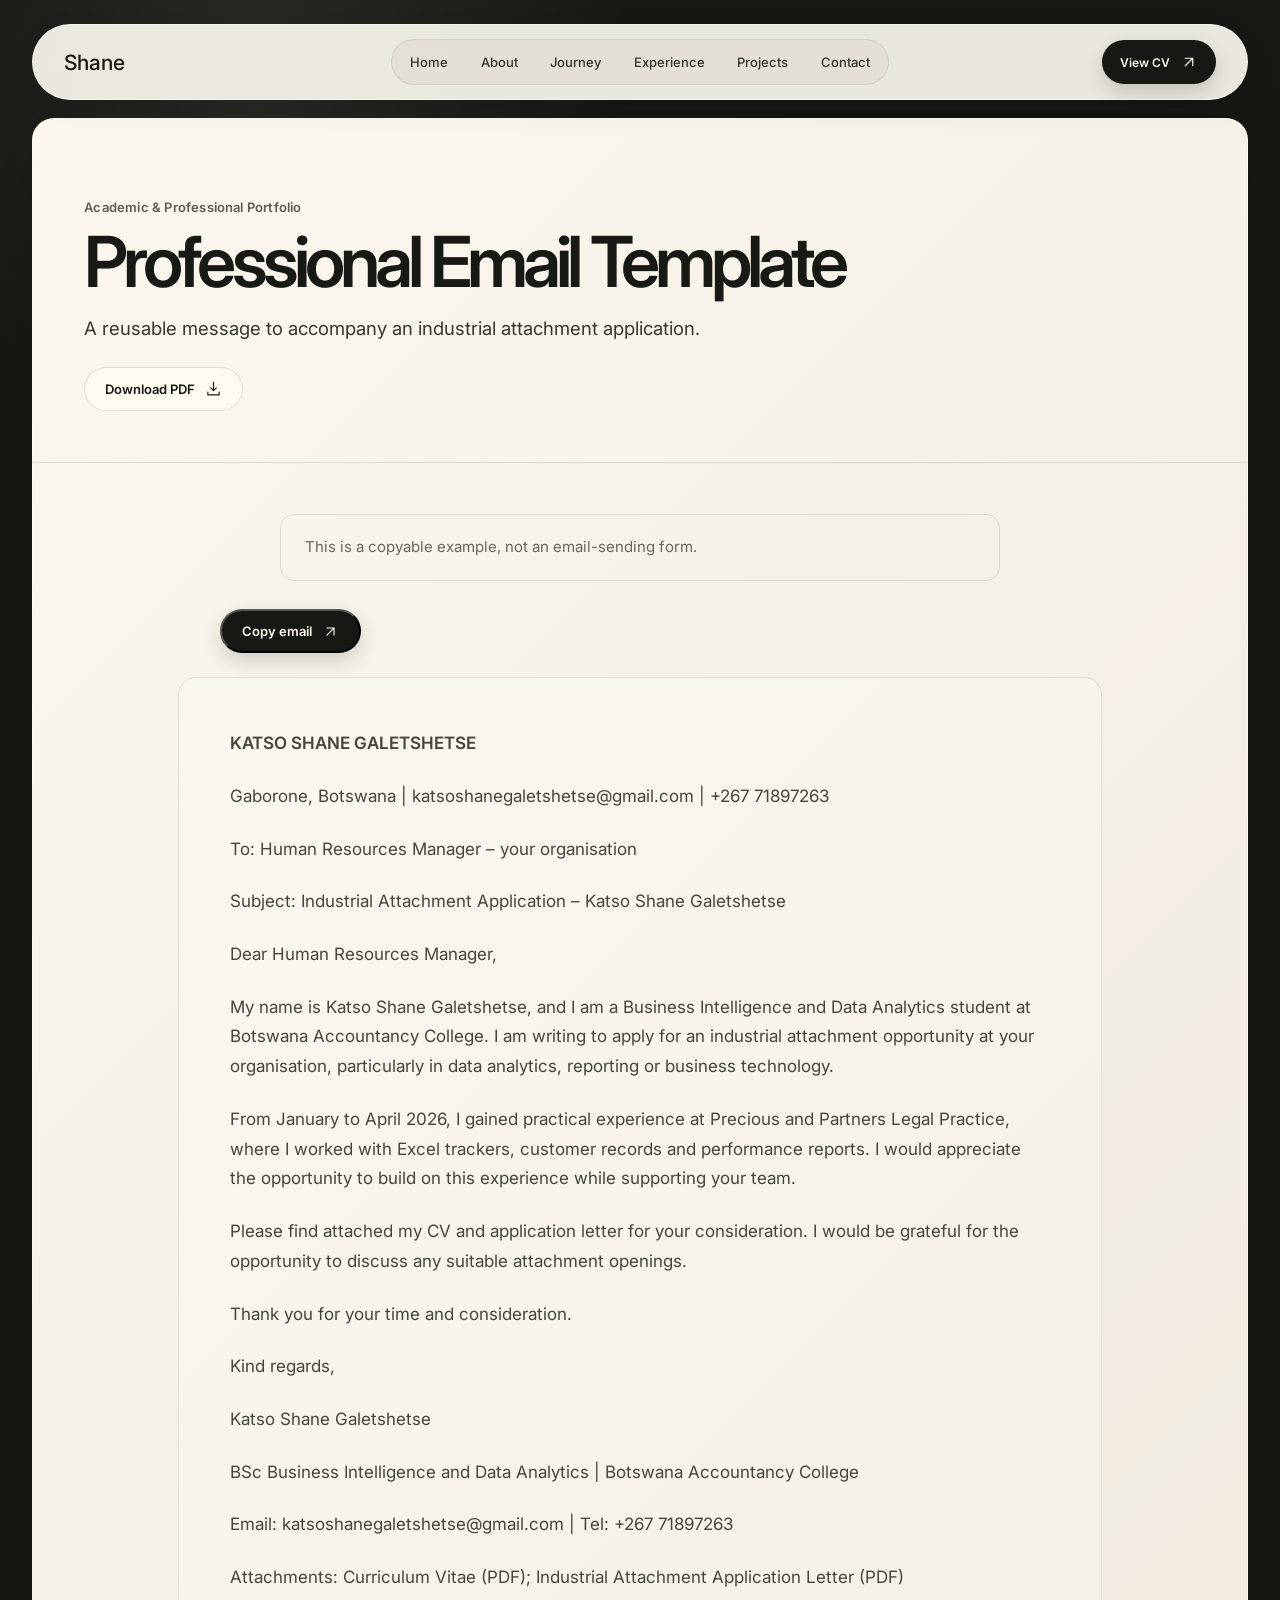
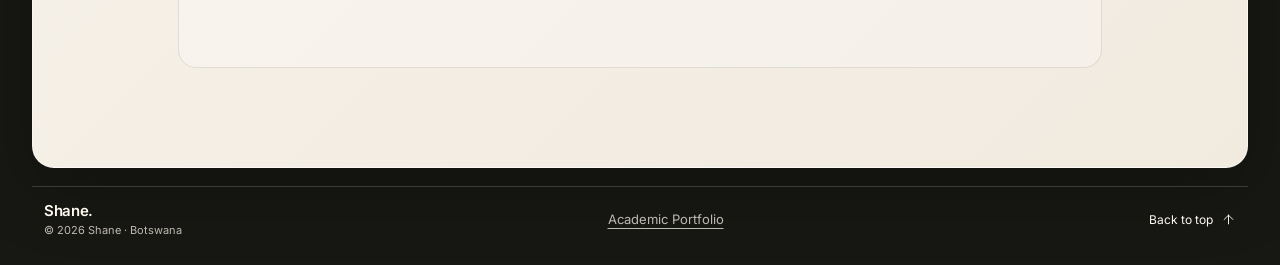
<file: email-template.html>
﻿<!doctype html>
<html lang="en">
<head>
  <meta charset="utf-8" />
  <meta name="viewport" content="width=device-width, initial-scale=1, viewport-fit=cover" />
  <meta name="description" content="Professional Email Template — Katso Shane Galetshetse's academic and professional portfolio." />
  <title>Professional Email Template | Shane Galetshetse</title>
  <link rel="icon" type="image/png" href="assets/shane_exact_assets/logos/shane_logo_transparent.png" />
  <link rel="preconnect" href="https://fonts.googleapis.com" />
  <link rel="preconnect" href="https://fonts.gstatic.com" crossorigin />
  <link href="https://fonts.googleapis.com/css2?family=Inter:wght@400;500;600;700;800&display=swap" rel="stylesheet" />
  <link rel="stylesheet" href="styles.css" />
  <link rel="stylesheet" href="pages.css" />
  <link rel="stylesheet" href="responsive.css" />
<link rel="stylesheet" href="portfolio-content.css" />
</head>
<body class="portfolio-page">
  <div class="page-shell page-shell--inner" id="top">
    <header class="topbar page-topbar">
      <a class="logo" href="index.html#top">Shane</a>
      <nav class="nav-pill" aria-label="Primary"><a href="index.html#top">Home</a><a href="about.html">About</a><a href="journey.html">Journey</a><a href="experience.html">Experience</a><a href="projects.html">Projects</a><a href="contact.html">Contact</a></nav>
      <a class="dark-btn download-btn" href="cv.html">View CV <svg class="ui-icon" aria-hidden="true" viewBox="0 0 24 24" fill="none" stroke="currentColor" stroke-width="1.6" stroke-linecap="round" stroke-linejoin="round"><path d="M7 17 17 7M7 7h10v10"/></svg></a>
    </header>
    <main class="page-main"><section class="page-hero page-hero--compact"><a class="eyebrow" href="portfolio.html">Academic &amp; Professional Portfolio</a><h1>Professional Email Template</h1><p class="lead">A reusable message to accompany an industrial attachment application.</p><div class="page-actions"><a class="light-btn" href="assets/documents/Shane_Industrial_Attachment_Email_Template.pdf" download>Download PDF <svg class="ui-icon" viewBox="0 0 24 24" aria-hidden="true" fill="none" stroke="currentColor" stroke-width="1.6" stroke-linecap="round" stroke-linejoin="round"><path d="M12 3v12m-4-4 4 4 4-4M4 17v4h16v-4"/></svg></a></div></section><section class="document-reading"><p class="document-note">This is a copyable example, not an email-sending form.</p><div class="page-actions"><button class="dark-btn" type="button" id="copy-email">Copy email <svg class="ui-icon" viewBox="0 0 24 24" aria-hidden="true" fill="none" stroke="currentColor" stroke-width="1.6" stroke-linecap="round" stroke-linejoin="round"><path d="M7 17 17 7M7 7h10v10"/></svg></button><span id="copy-status" role="status" aria-live="polite"></span></div><article class="document-body email-document" id="email-document"><p>KATSO SHANE GALETSHETSE</p><p>Gaborone, Botswana | katsoshanegaletshetse@gmail.com | +267 71897263</p><p>To: Human Resources Manager – your organisation</p><p>Subject: Industrial Attachment Application – Katso Shane Galetshetse</p><p>Dear Human Resources Manager,</p><p>My name is Katso Shane Galetshetse, and I am a Business Intelligence and Data Analytics student at Botswana Accountancy College. I am writing to apply for an industrial attachment opportunity at your organisation, particularly in data analytics, reporting or business technology.</p><p>From January to April 2026, I gained practical experience at Precious and Partners Legal Practice, where I worked with Excel trackers, customer records and performance reports. I would appreciate the opportunity to build on this experience while supporting your team.</p><p>Please find attached my CV and application letter for your consideration. I would be grateful for the opportunity to discuss any suitable attachment openings.</p><p>Thank you for your time and consideration.</p><p>Kind regards,</p><p>Katso Shane Galetshetse</p><p>BSc Business Intelligence and Data Analytics | Botswana Accountancy College</p><p>Email: katsoshanegaletshetse@gmail.com | Tel: +267 71897263</p><p>Attachments: Curriculum Vitae (PDF); Industrial Attachment Application Letter (PDF)</p></article></section></main>
    <footer class="site-footer page-footer">
      <div class="site-footer-brand"><strong>Shane.</strong><span>&copy; 2026 Shane &middot; Botswana</span></div>
      <a class="portfolio-footer-link" href="portfolio.html">Academic Portfolio</a><a class="back-to-top" href="#top">Back to top <svg viewBox="0 0 24 24" aria-hidden="true"><path d="M12 19V5m-7 7 7-7 7 7" /></svg></a>
    </footer>
  </div>
  <script src="pages.js" defer></script>
<nav class="bottom-nav" aria-label="Mobile and tablet navigation"><a class="bottom-nav-link" href="index.html"><svg aria-hidden="true" viewBox="0 0 24 24"><path d="m3 10 9-7 9 7v10H3Z"/><path d="M9 20v-7h6v7"/></svg><span>Home</span></a><a class="bottom-nav-link" href="about.html"><svg aria-hidden="true" viewBox="0 0 24 24"><circle cx="12" cy="8" r="3.5"/><path d="M5 21v-2a7 7 0 0 1 14 0v2"/></svg><span>About</span></a><a class="bottom-nav-link bottom-nav-extra" href="journey.html"><svg aria-hidden="true" viewBox="0 0 24 24"><circle cx="5" cy="18" r="2"/><circle cx="19" cy="6" r="2"/><path d="M5 16V9a3 3 0 0 1 3-3h4a3 3 0 0 1 0 6H9a3 3 0 0 0 0 6h8"/></svg><span>Journey</span></a><a class="bottom-nav-link bottom-nav-extra" href="experience.html"><svg aria-hidden="true" viewBox="0 0 24 24"><rect x="3" y="7" width="18" height="14" rx="3"/><path d="M8 7V4h8v3M3 12h18m-11 0v3h4v-3"/></svg><span>Experience</span></a><a class="bottom-nav-link" href="projects.html"><svg aria-hidden="true" viewBox="0 0 24 24"><rect x="3" y="3" width="7" height="7" rx="1.5"/><rect x="14" y="3" width="7" height="7" rx="1.5"/><rect x="3" y="14" width="7" height="7" rx="1.5"/><rect x="14" y="14" width="7" height="7" rx="1.5"/></svg><span>Projects</span></a><a class="bottom-nav-link" href="contact.html"><svg aria-hidden="true" viewBox="0 0 24 24"><rect x="3" y="5" width="18" height="14" rx="3"/><path d="m4 7 8 6 8-6"/></svg><span>Contact</span></a><a class="bottom-nav-link bottom-nav-extra" href="cv.html"><svg aria-hidden="true" viewBox="0 0 24 24"><path d="M5 3h9l5 5v13H5ZM14 3v5h5M8 12h8m-8 4h6"/></svg><span>CV</span></a><button class="bottom-nav-more contains-active" type="button" aria-expanded="false" aria-controls="more-navigation"><svg aria-hidden="true" viewBox="0 0 24 24"><circle cx="5" cy="12" r="1"/><circle cx="12" cy="12" r="1"/><circle cx="19" cy="12" r="1"/></svg><span>More</span></button><div class="more-navigation" id="more-navigation" hidden><p>Explore Shane</p><a href="portfolio.html" aria-current="location">Academic Portfolio</a><a href="journey.html"><svg aria-hidden="true" viewBox="0 0 24 24"><circle cx="5" cy="18" r="2"/><circle cx="19" cy="6" r="2"/><path d="M5 16V9a3 3 0 0 1 3-3h4a3 3 0 0 1 0 6H9a3 3 0 0 0 0 6h8"/></svg><span>Journey</span></a><a href="experience.html"><svg aria-hidden="true" viewBox="0 0 24 24"><rect x="3" y="7" width="18" height="14" rx="3"/><path d="M8 7V4h8v3M3 12h18m-11 0v3h4v-3"/></svg><span>Experience</span></a><a href="cv.html"><svg aria-hidden="true" viewBox="0 0 24 24"><path d="M5 3h9l5 5v13H5ZM14 3v5h5M8 12h8m-8 4h6"/></svg><span>CV</span></a></div></nav>
<script src="site.js" defer></script>
</body>
</html>
</file>
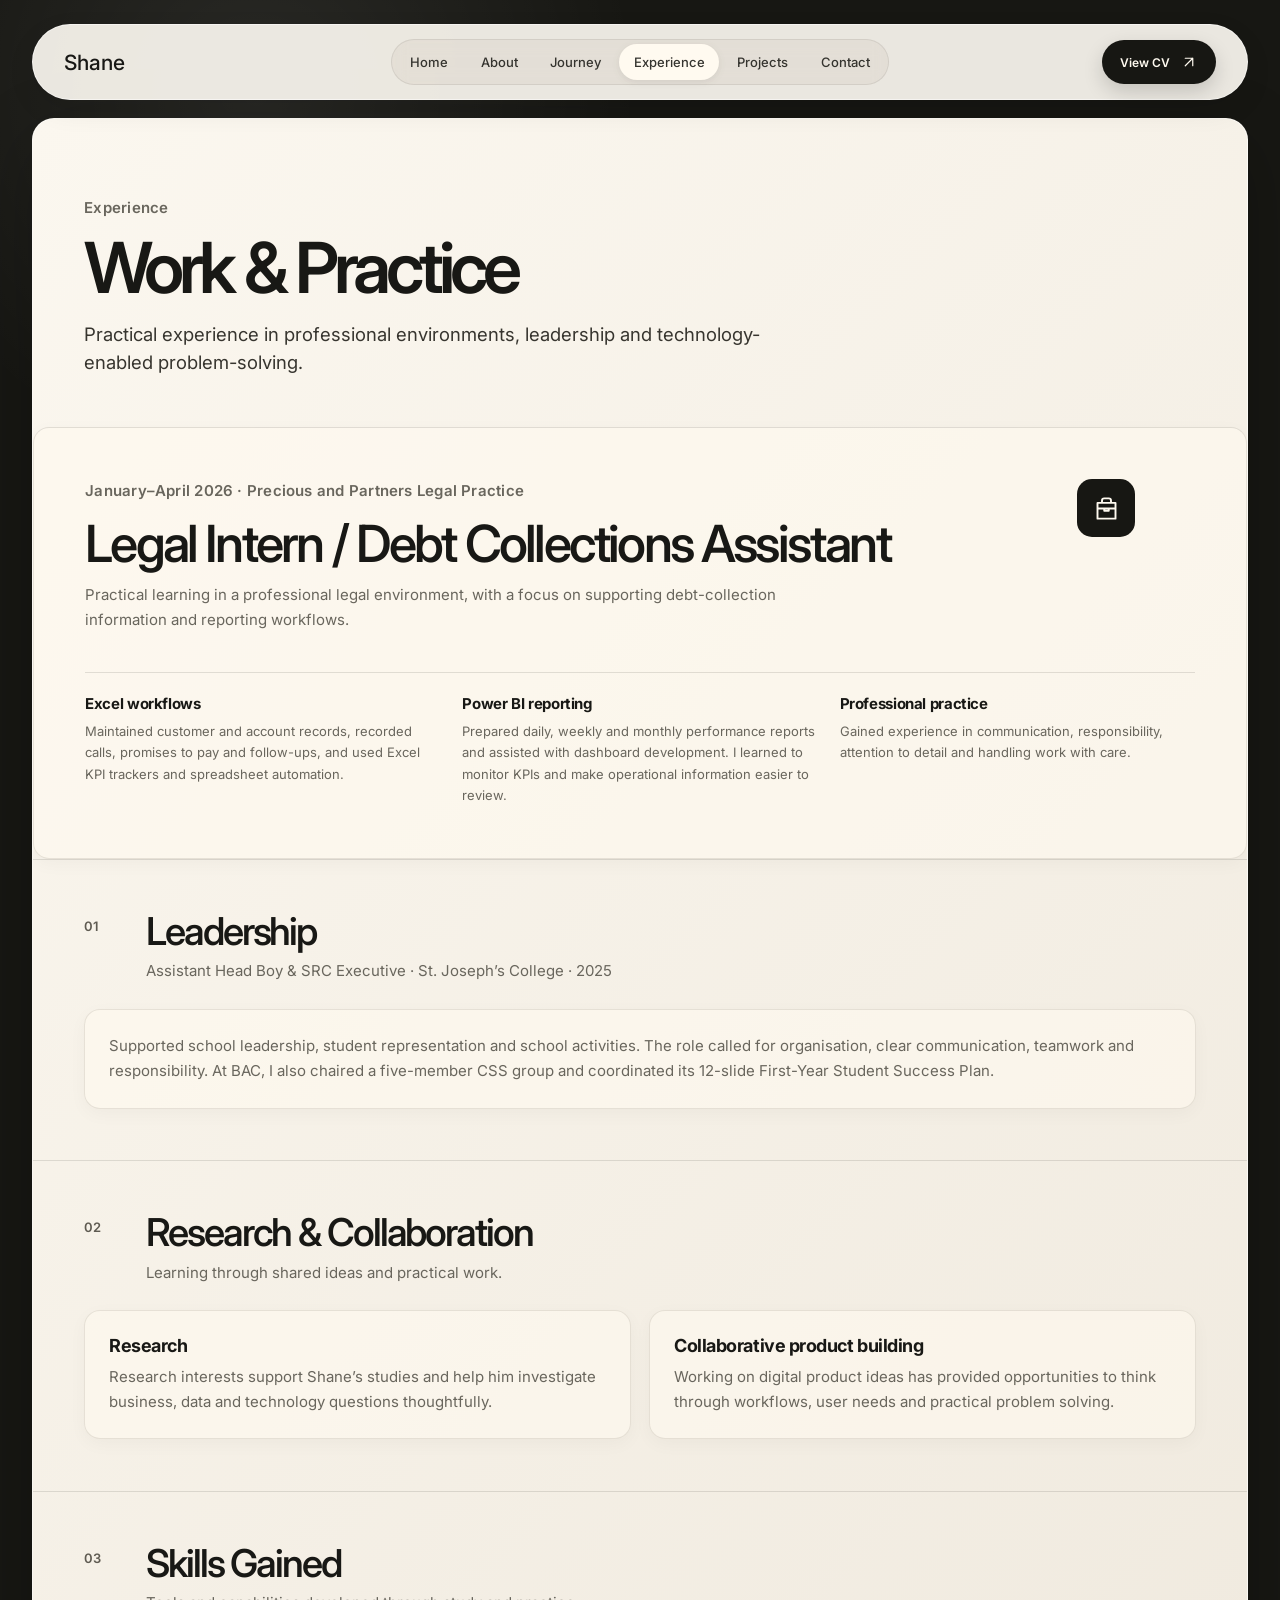
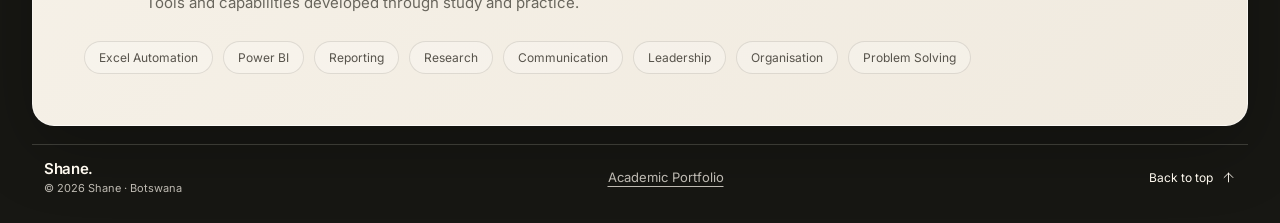
<file: experience.html>
﻿<!doctype html>
<html lang="en">
<head>
  <meta charset="utf-8" />
  <meta name="viewport" content="width=device-width, initial-scale=1, viewport-fit=cover" />
  <meta name="description" content="Verified legal internship, school leadership and practical analytics experience." />
  <title>Experience | Shane Galetshetse</title>
  <link rel="icon" type="image/png" href="assets/shane_exact_assets/logos/shane_logo_transparent.png" />
  <link rel="preconnect" href="https://fonts.googleapis.com" />
  <link rel="preconnect" href="https://fonts.gstatic.com" crossorigin />
  <link href="https://fonts.googleapis.com/css2?family=Inter:wght@400;500;600;700;800&display=swap" rel="stylesheet" />
  <link rel="stylesheet" href="styles.css" />
  <link rel="stylesheet" href="pages.css" />
  <link rel="stylesheet" href="responsive.css" />
<link rel="stylesheet" href="portfolio-content.css" />
</head>
<body class="portfolio-page">
  <div class="page-shell page-shell--inner" id="top">
    <header class="topbar page-topbar">
      <a class="logo" href="index.html#top">Shane</a>
      <nav class="nav-pill" aria-label="Primary"><a href="index.html#top">Home</a><a href="about.html">About</a><a href="journey.html">Journey</a><a href="experience.html" aria-current="page" class="is-active">Experience</a><a href="projects.html">Projects</a><a href="contact.html">Contact</a></nav>
      <a class="dark-btn download-btn" href="cv.html">View CV <svg class="ui-icon" aria-hidden="true" viewBox="0 0 24 24" fill="none" stroke="currentColor" stroke-width="1.6" stroke-linecap="round" stroke-linejoin="round"><path d="M7 17 17 7M7 7h10v10"/></svg></a>
    </header>
    <main class="page-main">
<section class="page-hero page-hero--compact"><p class="eyebrow">Experience</p><h1>Work &amp; Practice</h1><p class="lead page-lead-narrow">Practical experience in professional environments, leadership and technology-enabled problem-solving.</p></section>
<section class="experience-feature"><div class="experience-feature-head"><div><p class="eyebrow">January&ndash;April 2026 &middot; Precious and Partners Legal Practice</p><h2>Legal Intern / Debt Collections Assistant</h2><p>Practical learning in a professional legal environment, with a focus on supporting debt-collection information and reporting workflows.</p></div><span class="experience-mark"><svg viewBox="0 0 24 24"><path d="M4 7h16v14H4zM8 7V5a2 2 0 0 1 2-2h4a2 2 0 0 1 2 2v2M4 12h16M10 12v2h4v-2"/></svg></span></div><div class="experience-detail-grid"><article><h3>Excel workflows</h3><p>Maintained customer and account records, recorded calls, promises to pay and follow-ups, and used Excel KPI trackers and spreadsheet automation.</p></article><article><h3>Power BI reporting</h3><p>Prepared daily, weekly and monthly performance reports and assisted with dashboard development. I learned to monitor KPIs and make operational information easier to review.</p></article><article><h3>Professional practice</h3><p>Gained experience in communication, responsibility, attention to detail and handling work with care.</p></article></div></section>
<section class="page-section"><div class="page-section-heading"><span class="section-index">01</span><div><h2>Leadership</h2><p>Assistant Head Boy &amp; SRC Executive &middot; St. Joseph&#8217;s College &middot; 2025</p></div></div><div class="content-card"><p>Supported school leadership, student representation and school activities. The role called for organisation, clear communication, teamwork and responsibility. At BAC, I also chaired a five-member CSS group and coordinated its 12-slide First-Year Student Success Plan.</p></div></section>
<section class="page-section"><div class="page-section-heading"><span class="section-index">02</span><div><h2>Research &amp; Collaboration</h2><p>Learning through shared ideas and practical work.</p></div></div><div class="page-card-grid page-card-grid--2"><article class="content-card"><h3>Research</h3><p>Research interests support Shane&#8217;s studies and help him investigate business, data and technology questions thoughtfully.</p></article><article class="content-card"><h3>Collaborative product building</h3><p>Working on digital product ideas has provided opportunities to think through workflows, user needs and practical problem solving.</p></article></div></section>
<section class="page-section"><div class="page-section-heading"><span class="section-index">03</span><div><h2>Skills Gained</h2><p>Tools and capabilities developed through study and practice.</p></div></div><div class="tag-cloud"><span>Excel Automation</span><span>Power BI</span><span>Reporting</span><span>Research</span><span>Communication</span><span>Leadership</span><span>Organisation</span><span>Problem Solving</span></div></section></main>
    <footer class="site-footer page-footer">
      <div class="site-footer-brand"><strong>Shane.</strong><span>&copy; 2026 Shane &middot; Botswana</span></div>
      <a class="portfolio-footer-link" href="portfolio.html">Academic Portfolio</a><a class="back-to-top" href="#top">Back to top <svg viewBox="0 0 24 24" aria-hidden="true"><path d="M12 19V5m-7 7 7-7 7 7" /></svg></a>
    </footer>
  </div>
  <script src="pages.js" defer></script>
<nav class="bottom-nav" aria-label="Mobile and tablet navigation"><a class="bottom-nav-link" href="index.html"><svg aria-hidden="true" viewBox="0 0 24 24"><path d="m3 10 9-7 9 7v10H3Z"/><path d="M9 20v-7h6v7"/></svg><span>Home</span></a><a class="bottom-nav-link" href="about.html"><svg aria-hidden="true" viewBox="0 0 24 24"><circle cx="12" cy="8" r="3.5"/><path d="M5 21v-2a7 7 0 0 1 14 0v2"/></svg><span>About</span></a><a class="bottom-nav-link bottom-nav-extra" href="journey.html"><svg aria-hidden="true" viewBox="0 0 24 24"><circle cx="5" cy="18" r="2"/><circle cx="19" cy="6" r="2"/><path d="M5 16V9a3 3 0 0 1 3-3h4a3 3 0 0 1 0 6H9a3 3 0 0 0 0 6h8"/></svg><span>Journey</span></a><a class="bottom-nav-link bottom-nav-extra" href="experience.html" aria-current="page"><svg aria-hidden="true" viewBox="0 0 24 24"><rect x="3" y="7" width="18" height="14" rx="3"/><path d="M8 7V4h8v3M3 12h18m-11 0v3h4v-3"/></svg><span>Experience</span></a><a class="bottom-nav-link" href="projects.html"><svg aria-hidden="true" viewBox="0 0 24 24"><rect x="3" y="3" width="7" height="7" rx="1.5"/><rect x="14" y="3" width="7" height="7" rx="1.5"/><rect x="3" y="14" width="7" height="7" rx="1.5"/><rect x="14" y="14" width="7" height="7" rx="1.5"/></svg><span>Projects</span></a><a class="bottom-nav-link" href="contact.html"><svg aria-hidden="true" viewBox="0 0 24 24"><rect x="3" y="5" width="18" height="14" rx="3"/><path d="m4 7 8 6 8-6"/></svg><span>Contact</span></a><a class="bottom-nav-link bottom-nav-extra" href="cv.html"><svg aria-hidden="true" viewBox="0 0 24 24"><path d="M5 3h9l5 5v13H5ZM14 3v5h5M8 12h8m-8 4h6"/></svg><span>CV</span></a><button class="bottom-nav-more contains-active" type="button" aria-expanded="false" aria-controls="more-navigation"><svg aria-hidden="true" viewBox="0 0 24 24"><circle cx="5" cy="12" r="1"/><circle cx="12" cy="12" r="1"/><circle cx="19" cy="12" r="1"/></svg><span>More</span></button><div class="more-navigation" id="more-navigation" hidden><p>Explore Shane</p><a href="portfolio.html">Academic Portfolio</a><a href="journey.html"><svg aria-hidden="true" viewBox="0 0 24 24"><circle cx="5" cy="18" r="2"/><circle cx="19" cy="6" r="2"/><path d="M5 16V9a3 3 0 0 1 3-3h4a3 3 0 0 1 0 6H9a3 3 0 0 0 0 6h8"/></svg><span>Journey</span></a><a href="experience.html" aria-current="page"><svg aria-hidden="true" viewBox="0 0 24 24"><rect x="3" y="7" width="18" height="14" rx="3"/><path d="M8 7V4h8v3M3 12h18m-11 0v3h4v-3"/></svg><span>Experience</span></a><a href="cv.html"><svg aria-hidden="true" viewBox="0 0 24 24"><path d="M5 3h9l5 5v13H5ZM14 3v5h5M8 12h8m-8 4h6"/></svg><span>CV</span></a></div></nav>
<script src="site.js" defer></script>
</body>
</html>
</file>
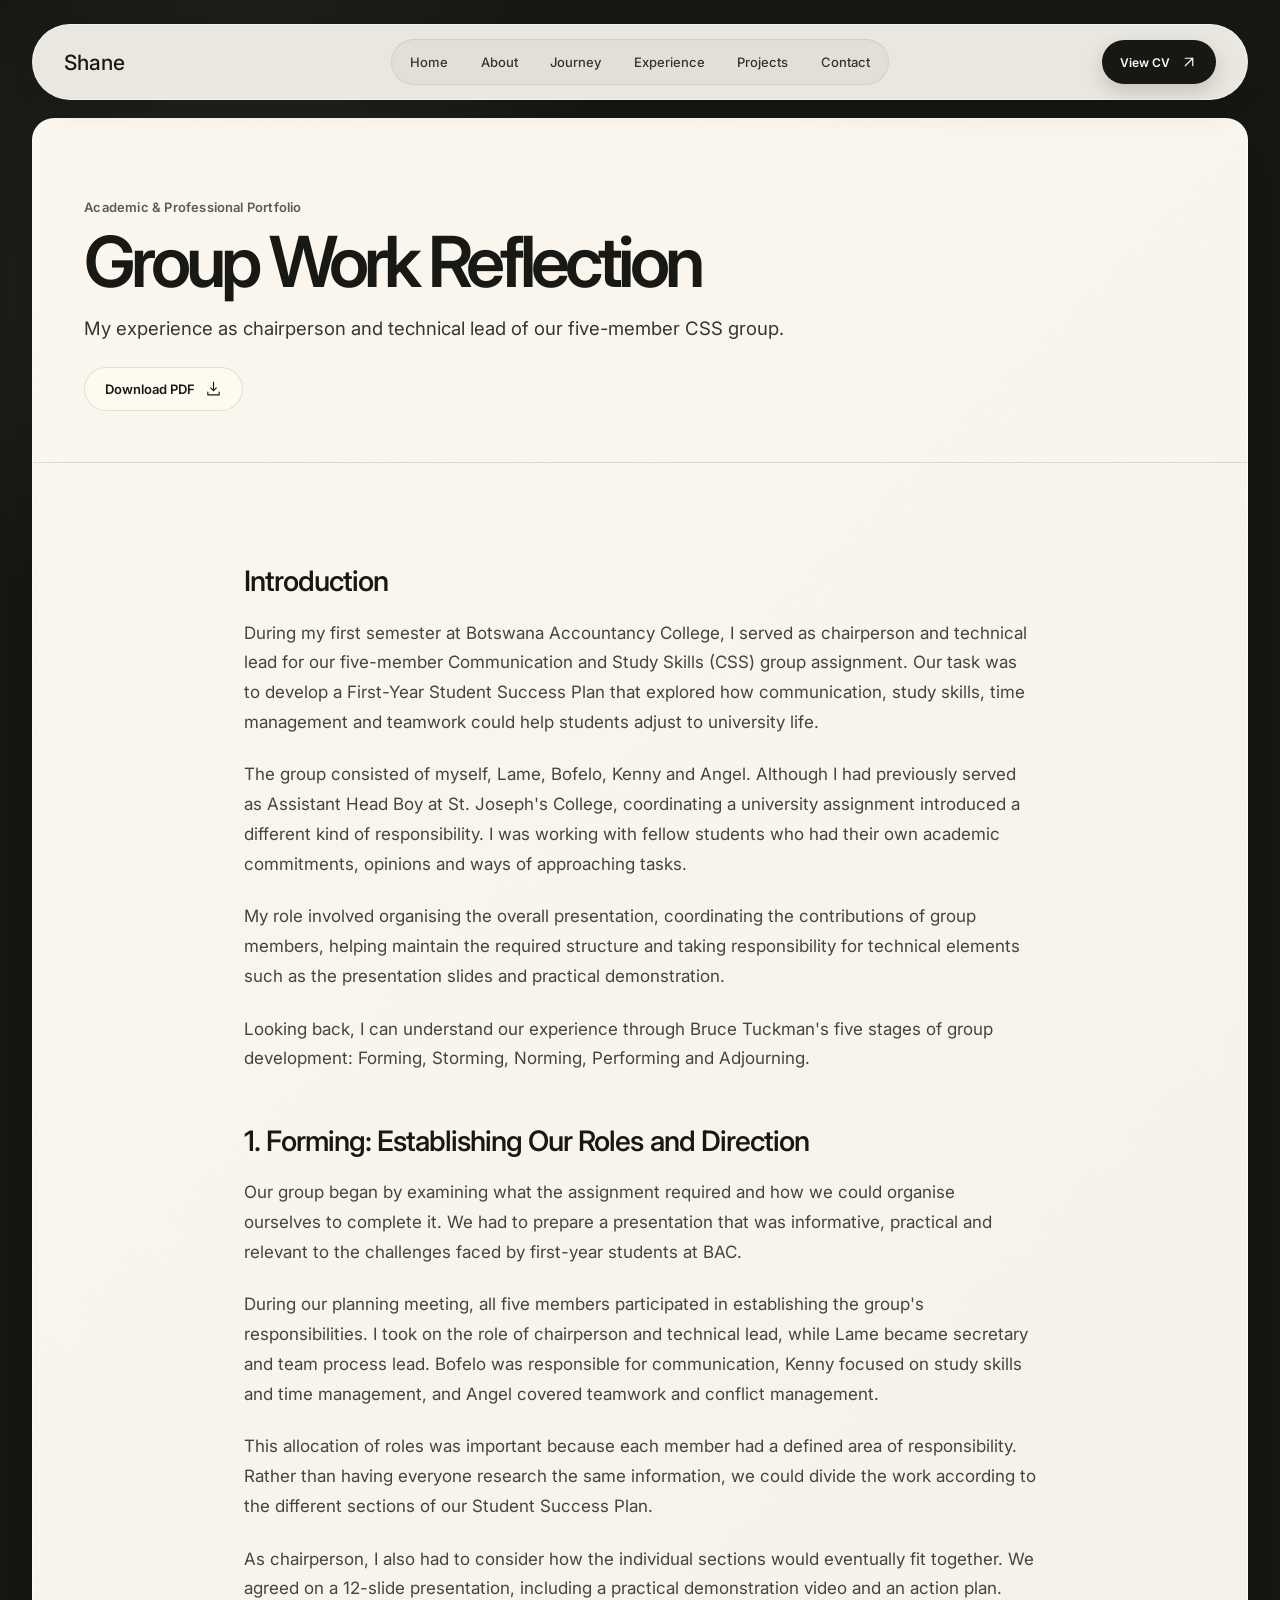
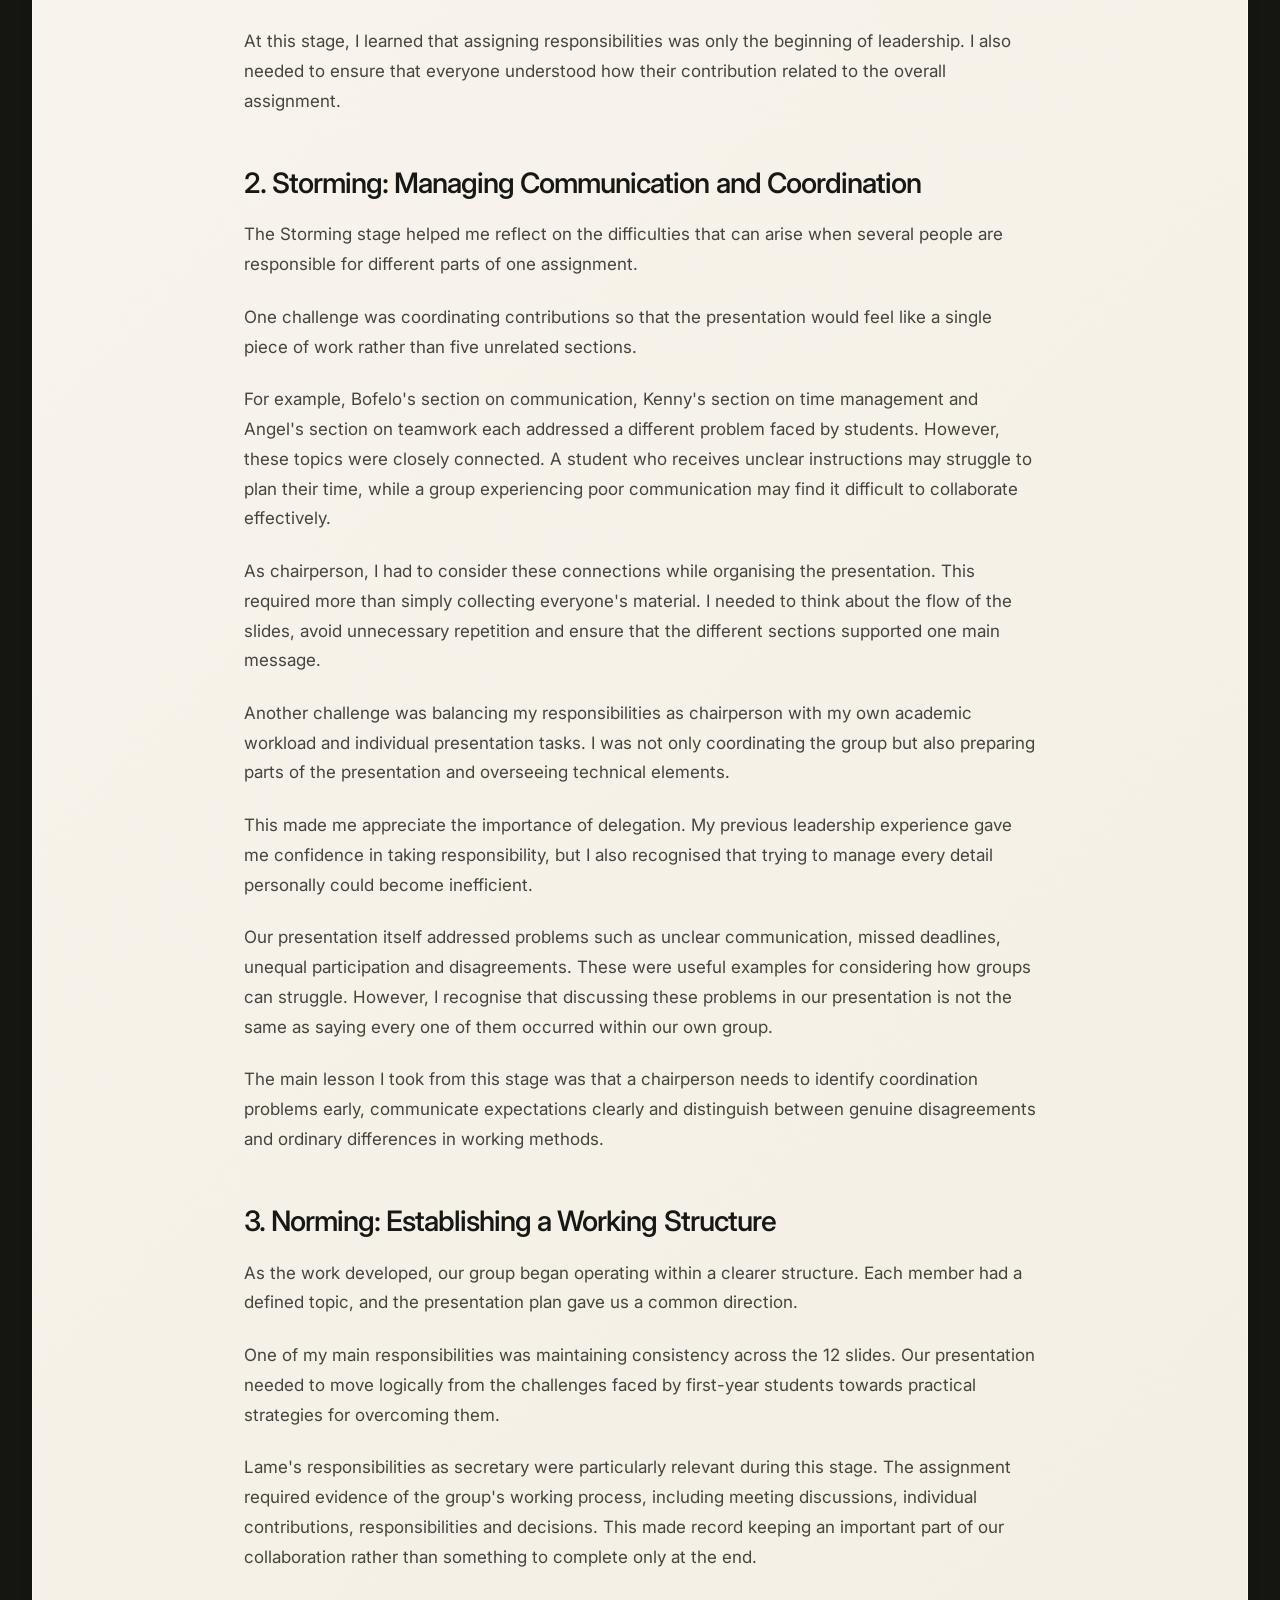
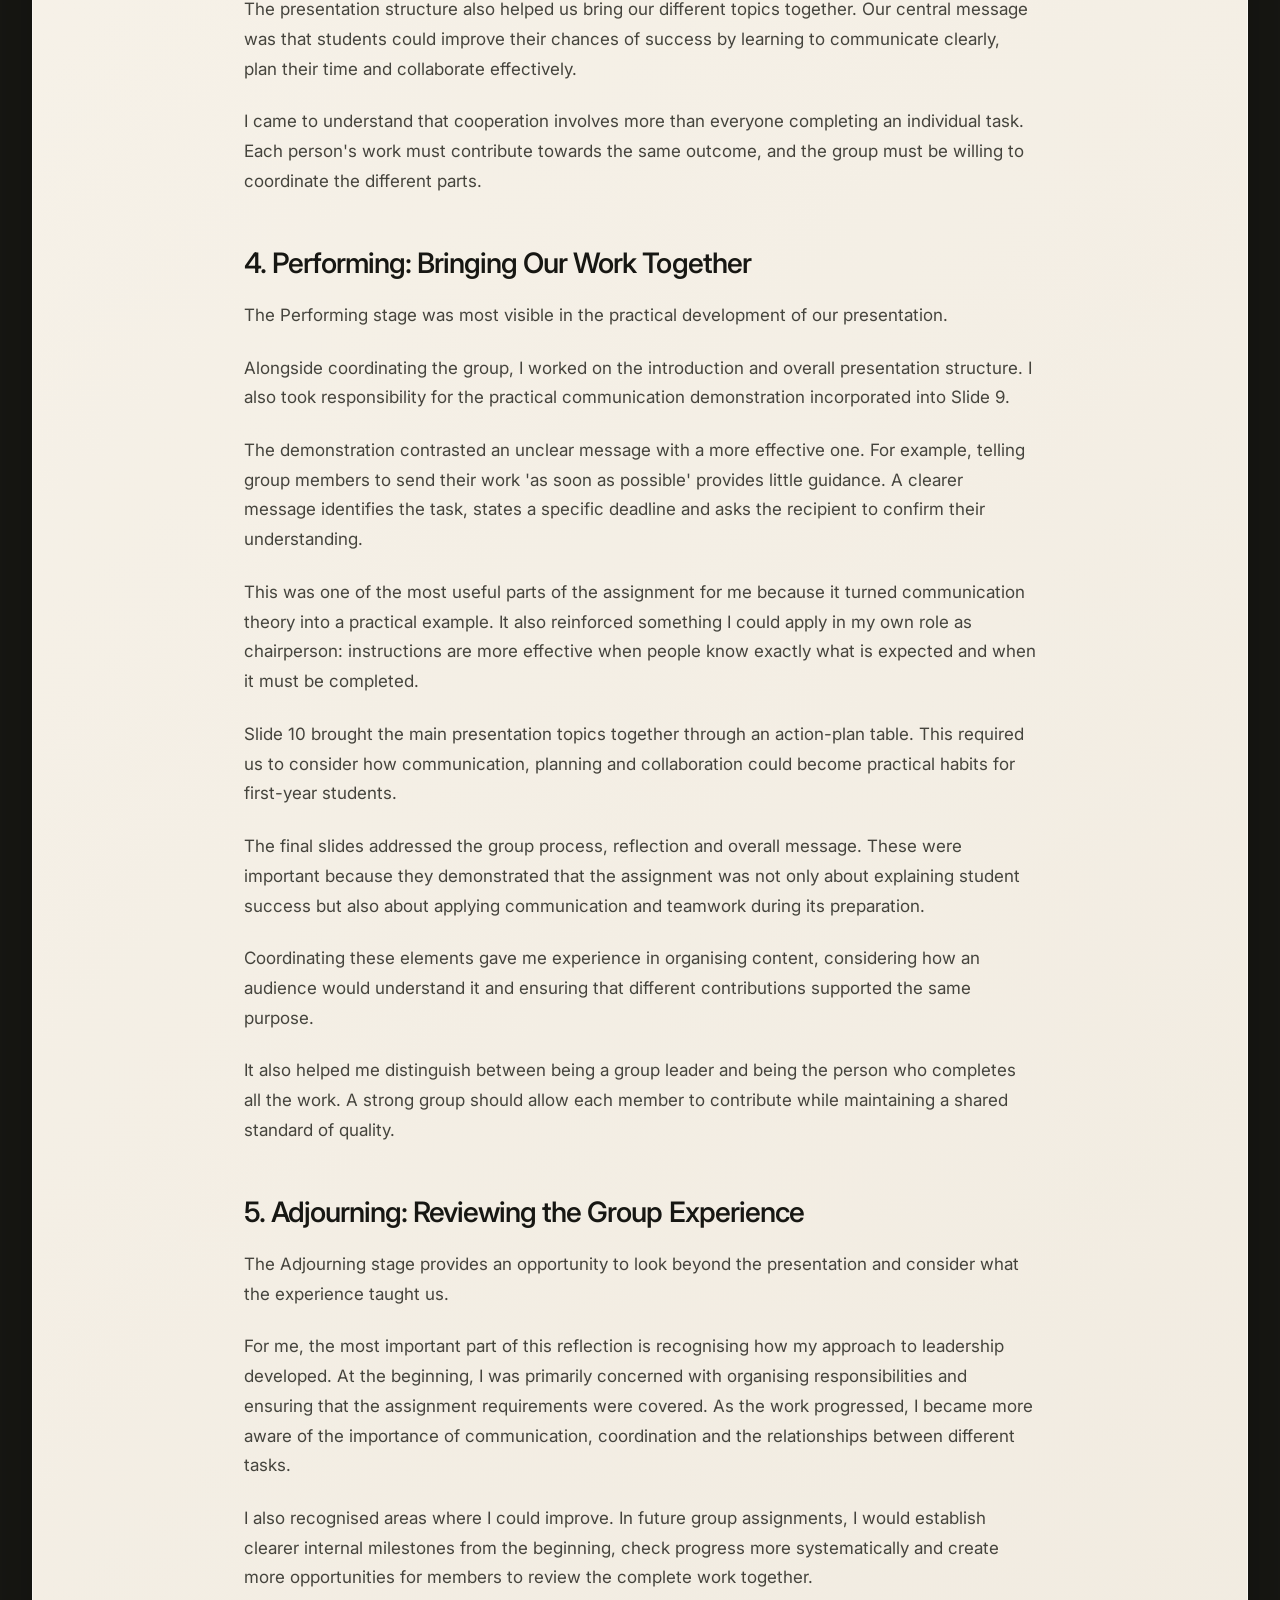
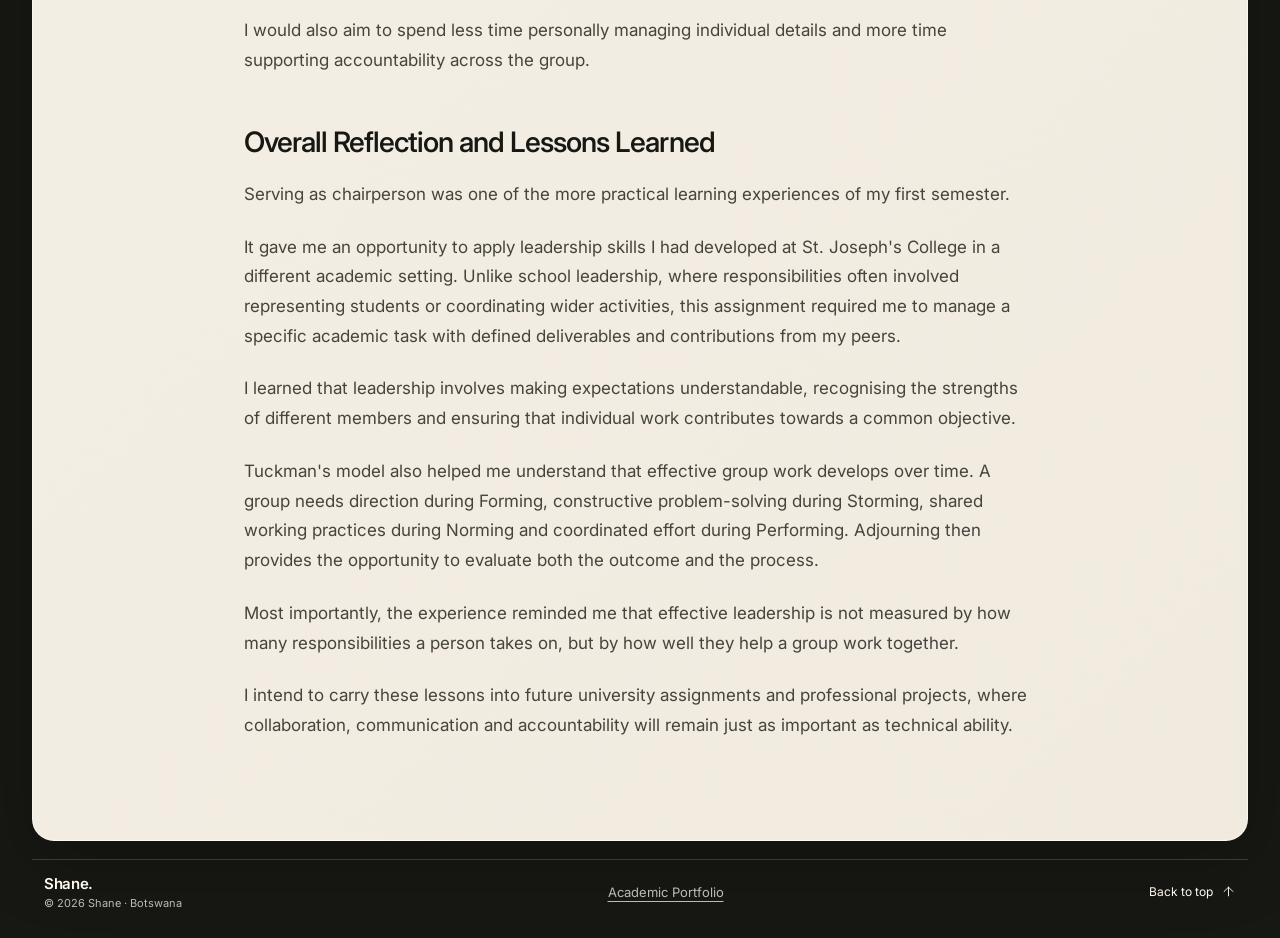
<file: group-work.html>
﻿<!doctype html>
<html lang="en">
<head>
  <meta charset="utf-8" />
  <meta name="viewport" content="width=device-width, initial-scale=1, viewport-fit=cover" />
  <meta name="description" content="Group Work Reflection — Katso Shane Galetshetse's academic and professional portfolio." />
  <title>Group Work Reflection | Shane Galetshetse</title>
  <link rel="icon" type="image/png" href="assets/shane_exact_assets/logos/shane_logo_transparent.png" />
  <link rel="preconnect" href="https://fonts.googleapis.com" />
  <link rel="preconnect" href="https://fonts.gstatic.com" crossorigin />
  <link href="https://fonts.googleapis.com/css2?family=Inter:wght@400;500;600;700;800&display=swap" rel="stylesheet" />
  <link rel="stylesheet" href="styles.css" />
  <link rel="stylesheet" href="pages.css" />
  <link rel="stylesheet" href="responsive.css" />
<link rel="stylesheet" href="portfolio-content.css" />
</head>
<body class="portfolio-page">
  <div class="page-shell page-shell--inner" id="top">
    <header class="topbar page-topbar">
      <a class="logo" href="index.html#top">Shane</a>
      <nav class="nav-pill" aria-label="Primary"><a href="index.html#top">Home</a><a href="about.html">About</a><a href="journey.html">Journey</a><a href="experience.html">Experience</a><a href="projects.html">Projects</a><a href="contact.html">Contact</a></nav>
      <a class="dark-btn download-btn" href="cv.html">View CV <svg class="ui-icon" aria-hidden="true" viewBox="0 0 24 24" fill="none" stroke="currentColor" stroke-width="1.6" stroke-linecap="round" stroke-linejoin="round"><path d="M7 17 17 7M7 7h10v10"/></svg></a>
    </header>
    <main class="page-main"><section class="page-hero page-hero--compact"><a class="eyebrow" href="portfolio.html">Academic &amp; Professional Portfolio</a><h1>Group Work Reflection</h1><p class="lead">My experience as chairperson and technical lead of our five-member CSS group.</p><div class="page-actions"><a class="light-btn" href="assets/documents/Shane_Group_Work_Reflection.pdf" download>Download PDF <svg class="ui-icon" viewBox="0 0 24 24" aria-hidden="true" fill="none" stroke="currentColor" stroke-width="1.6" stroke-linecap="round" stroke-linejoin="round"><path d="M12 3v12m-4-4 4 4 4-4M4 17v4h16v-4"/></svg></a></div></section><section class="document-reading"><article class="document-body"><h2>Introduction</h2><p>During my first semester at Botswana Accountancy College, I served as chairperson and technical lead for our five-member Communication and Study Skills (CSS) group assignment. Our task was to develop a First-Year Student Success Plan that explored how communication, study skills, time management and teamwork could help students adjust to university life.</p><p>The group consisted of myself, Lame, Bofelo, Kenny and Angel. Although I had previously served as Assistant Head Boy at St. Joseph&#x27;s College, coordinating a university assignment introduced a different kind of responsibility. I was working with fellow students who had their own academic commitments, opinions and ways of approaching tasks.</p><p>My role involved organising the overall presentation, coordinating the contributions of group members, helping maintain the required structure and taking responsibility for technical elements such as the presentation slides and practical demonstration.</p><p>Looking back, I can understand our experience through Bruce Tuckman&#x27;s five stages of group development: Forming, Storming, Norming, Performing and Adjourning.</p><h2>1. Forming: Establishing Our Roles and Direction</h2><p>Our group began by examining what the assignment required and how we could organise ourselves to complete it. We had to prepare a presentation that was informative, practical and relevant to the challenges faced by first-year students at BAC.</p><p>During our planning meeting, all five members participated in establishing the group&#x27;s responsibilities. I took on the role of chairperson and technical lead, while Lame became secretary and team process lead. Bofelo was responsible for communication, Kenny focused on study skills and time management, and Angel covered teamwork and conflict management.</p><p>This allocation of roles was important because each member had a defined area of responsibility. Rather than having everyone research the same information, we could divide the work according to the different sections of our Student Success Plan.</p><p>As chairperson, I also had to consider how the individual sections would eventually fit together. We agreed on a 12-slide presentation, including a practical demonstration video and an action plan.</p><p>At this stage, I learned that assigning responsibilities was only the beginning of leadership. I also needed to ensure that everyone understood how their contribution related to the overall assignment.</p><h2>2. Storming: Managing Communication and Coordination</h2><p>The Storming stage helped me reflect on the difficulties that can arise when several people are responsible for different parts of one assignment.</p><p>One challenge was coordinating contributions so that the presentation would feel like a single piece of work rather than five unrelated sections.</p><p>For example, Bofelo&#x27;s section on communication, Kenny&#x27;s section on time management and Angel&#x27;s section on teamwork each addressed a different problem faced by students. However, these topics were closely connected. A student who receives unclear instructions may struggle to plan their time, while a group experiencing poor communication may find it difficult to collaborate effectively.</p><p>As chairperson, I had to consider these connections while organising the presentation. This required more than simply collecting everyone&#x27;s material. I needed to think about the flow of the slides, avoid unnecessary repetition and ensure that the different sections supported one main message.</p><p>Another challenge was balancing my responsibilities as chairperson with my own academic workload and individual presentation tasks. I was not only coordinating the group but also preparing parts of the presentation and overseeing technical elements.</p><p>This made me appreciate the importance of delegation. My previous leadership experience gave me confidence in taking responsibility, but I also recognised that trying to manage every detail personally could become inefficient.</p><p>Our presentation itself addressed problems such as unclear communication, missed deadlines, unequal participation and disagreements. These were useful examples for considering how groups can struggle. However, I recognise that discussing these problems in our presentation is not the same as saying every one of them occurred within our own group.</p><p>The main lesson I took from this stage was that a chairperson needs to identify coordination problems early, communicate expectations clearly and distinguish between genuine disagreements and ordinary differences in working methods.</p><h2>3. Norming: Establishing a Working Structure</h2><p>As the work developed, our group began operating within a clearer structure. Each member had a defined topic, and the presentation plan gave us a common direction.</p><p>One of my main responsibilities was maintaining consistency across the 12 slides. Our presentation needed to move logically from the challenges faced by first-year students towards practical strategies for overcoming them.</p><p>Lame&#x27;s responsibilities as secretary were particularly relevant during this stage. The assignment required evidence of the group&#x27;s working process, including meeting discussions, individual contributions, responsibilities and decisions. This made record keeping an important part of our collaboration rather than something to complete only at the end.</p><p>The presentation structure also helped us bring our different topics together. Our central message was that students could improve their chances of success by learning to communicate clearly, plan their time and collaborate effectively.</p><p>I came to understand that cooperation involves more than everyone completing an individual task. Each person&#x27;s work must contribute towards the same outcome, and the group must be willing to coordinate the different parts.</p><h2>4. Performing: Bringing Our Work Together</h2><p>The Performing stage was most visible in the practical development of our presentation.</p><p>Alongside coordinating the group, I worked on the introduction and overall presentation structure. I also took responsibility for the practical communication demonstration incorporated into Slide 9.</p><p>The demonstration contrasted an unclear message with a more effective one. For example, telling group members to send their work &#x27;as soon as possible&#x27; provides little guidance. A clearer message identifies the task, states a specific deadline and asks the recipient to confirm their understanding.</p><p>This was one of the most useful parts of the assignment for me because it turned communication theory into a practical example. It also reinforced something I could apply in my own role as chairperson: instructions are more effective when people know exactly what is expected and when it must be completed.</p><p>Slide 10 brought the main presentation topics together through an action-plan table. This required us to consider how communication, planning and collaboration could become practical habits for first-year students.</p><p>The final slides addressed the group process, reflection and overall message. These were important because they demonstrated that the assignment was not only about explaining student success but also about applying communication and teamwork during its preparation.</p><p>Coordinating these elements gave me experience in organising content, considering how an audience would understand it and ensuring that different contributions supported the same purpose.</p><p>It also helped me distinguish between being a group leader and being the person who completes all the work. A strong group should allow each member to contribute while maintaining a shared standard of quality.</p><h2>5. Adjourning: Reviewing the Group Experience</h2><p>The Adjourning stage provides an opportunity to look beyond the presentation and consider what the experience taught us.</p><p>For me, the most important part of this reflection is recognising how my approach to leadership developed. At the beginning, I was primarily concerned with organising responsibilities and ensuring that the assignment requirements were covered. As the work progressed, I became more aware of the importance of communication, coordination and the relationships between different tasks.</p><p>I also recognised areas where I could improve. In future group assignments, I would establish clearer internal milestones from the beginning, check progress more systematically and create more opportunities for members to review the complete work together.</p><p>I would also aim to spend less time personally managing individual details and more time supporting accountability across the group.</p><h2>Overall Reflection and Lessons Learned</h2><p>Serving as chairperson was one of the more practical learning experiences of my first semester.</p><p>It gave me an opportunity to apply leadership skills I had developed at St. Joseph&#x27;s College in a different academic setting. Unlike school leadership, where responsibilities often involved representing students or coordinating wider activities, this assignment required me to manage a specific academic task with defined deliverables and contributions from my peers.</p><p>I learned that leadership involves making expectations understandable, recognising the strengths of different members and ensuring that individual work contributes towards a common objective.</p><p>Tuckman&#x27;s model also helped me understand that effective group work develops over time. A group needs direction during Forming, constructive problem-solving during Storming, shared working practices during Norming and coordinated effort during Performing. Adjourning then provides the opportunity to evaluate both the outcome and the process.</p><p>Most importantly, the experience reminded me that effective leadership is not measured by how many responsibilities a person takes on, but by how well they help a group work together.</p><p>I intend to carry these lessons into future university assignments and professional projects, where collaboration, communication and accountability will remain just as important as technical ability.</p></article></section></main>
    <footer class="site-footer page-footer">
      <div class="site-footer-brand"><strong>Shane.</strong><span>&copy; 2026 Shane &middot; Botswana</span></div>
      <a class="portfolio-footer-link" href="portfolio.html">Academic Portfolio</a><a class="back-to-top" href="#top">Back to top <svg viewBox="0 0 24 24" aria-hidden="true"><path d="M12 19V5m-7 7 7-7 7 7" /></svg></a>
    </footer>
  </div>
  <script src="pages.js" defer></script>
<nav class="bottom-nav" aria-label="Mobile and tablet navigation"><a class="bottom-nav-link" href="index.html"><svg aria-hidden="true" viewBox="0 0 24 24"><path d="m3 10 9-7 9 7v10H3Z"/><path d="M9 20v-7h6v7"/></svg><span>Home</span></a><a class="bottom-nav-link" href="about.html"><svg aria-hidden="true" viewBox="0 0 24 24"><circle cx="12" cy="8" r="3.5"/><path d="M5 21v-2a7 7 0 0 1 14 0v2"/></svg><span>About</span></a><a class="bottom-nav-link bottom-nav-extra" href="journey.html"><svg aria-hidden="true" viewBox="0 0 24 24"><circle cx="5" cy="18" r="2"/><circle cx="19" cy="6" r="2"/><path d="M5 16V9a3 3 0 0 1 3-3h4a3 3 0 0 1 0 6H9a3 3 0 0 0 0 6h8"/></svg><span>Journey</span></a><a class="bottom-nav-link bottom-nav-extra" href="experience.html"><svg aria-hidden="true" viewBox="0 0 24 24"><rect x="3" y="7" width="18" height="14" rx="3"/><path d="M8 7V4h8v3M3 12h18m-11 0v3h4v-3"/></svg><span>Experience</span></a><a class="bottom-nav-link" href="projects.html"><svg aria-hidden="true" viewBox="0 0 24 24"><rect x="3" y="3" width="7" height="7" rx="1.5"/><rect x="14" y="3" width="7" height="7" rx="1.5"/><rect x="3" y="14" width="7" height="7" rx="1.5"/><rect x="14" y="14" width="7" height="7" rx="1.5"/></svg><span>Projects</span></a><a class="bottom-nav-link" href="contact.html"><svg aria-hidden="true" viewBox="0 0 24 24"><rect x="3" y="5" width="18" height="14" rx="3"/><path d="m4 7 8 6 8-6"/></svg><span>Contact</span></a><a class="bottom-nav-link bottom-nav-extra" href="cv.html"><svg aria-hidden="true" viewBox="0 0 24 24"><path d="M5 3h9l5 5v13H5ZM14 3v5h5M8 12h8m-8 4h6"/></svg><span>CV</span></a><button class="bottom-nav-more contains-active" type="button" aria-expanded="false" aria-controls="more-navigation"><svg aria-hidden="true" viewBox="0 0 24 24"><circle cx="5" cy="12" r="1"/><circle cx="12" cy="12" r="1"/><circle cx="19" cy="12" r="1"/></svg><span>More</span></button><div class="more-navigation" id="more-navigation" hidden><p>Explore Shane</p><a href="portfolio.html" aria-current="location">Academic Portfolio</a><a href="journey.html"><svg aria-hidden="true" viewBox="0 0 24 24"><circle cx="5" cy="18" r="2"/><circle cx="19" cy="6" r="2"/><path d="M5 16V9a3 3 0 0 1 3-3h4a3 3 0 0 1 0 6H9a3 3 0 0 0 0 6h8"/></svg><span>Journey</span></a><a href="experience.html"><svg aria-hidden="true" viewBox="0 0 24 24"><rect x="3" y="7" width="18" height="14" rx="3"/><path d="M8 7V4h8v3M3 12h18m-11 0v3h4v-3"/></svg><span>Experience</span></a><a href="cv.html"><svg aria-hidden="true" viewBox="0 0 24 24"><path d="M5 3h9l5 5v13H5ZM14 3v5h5M8 12h8m-8 4h6"/></svg><span>CV</span></a></div></nav>
<script src="site.js" defer></script>
</body>
</html>
</file>
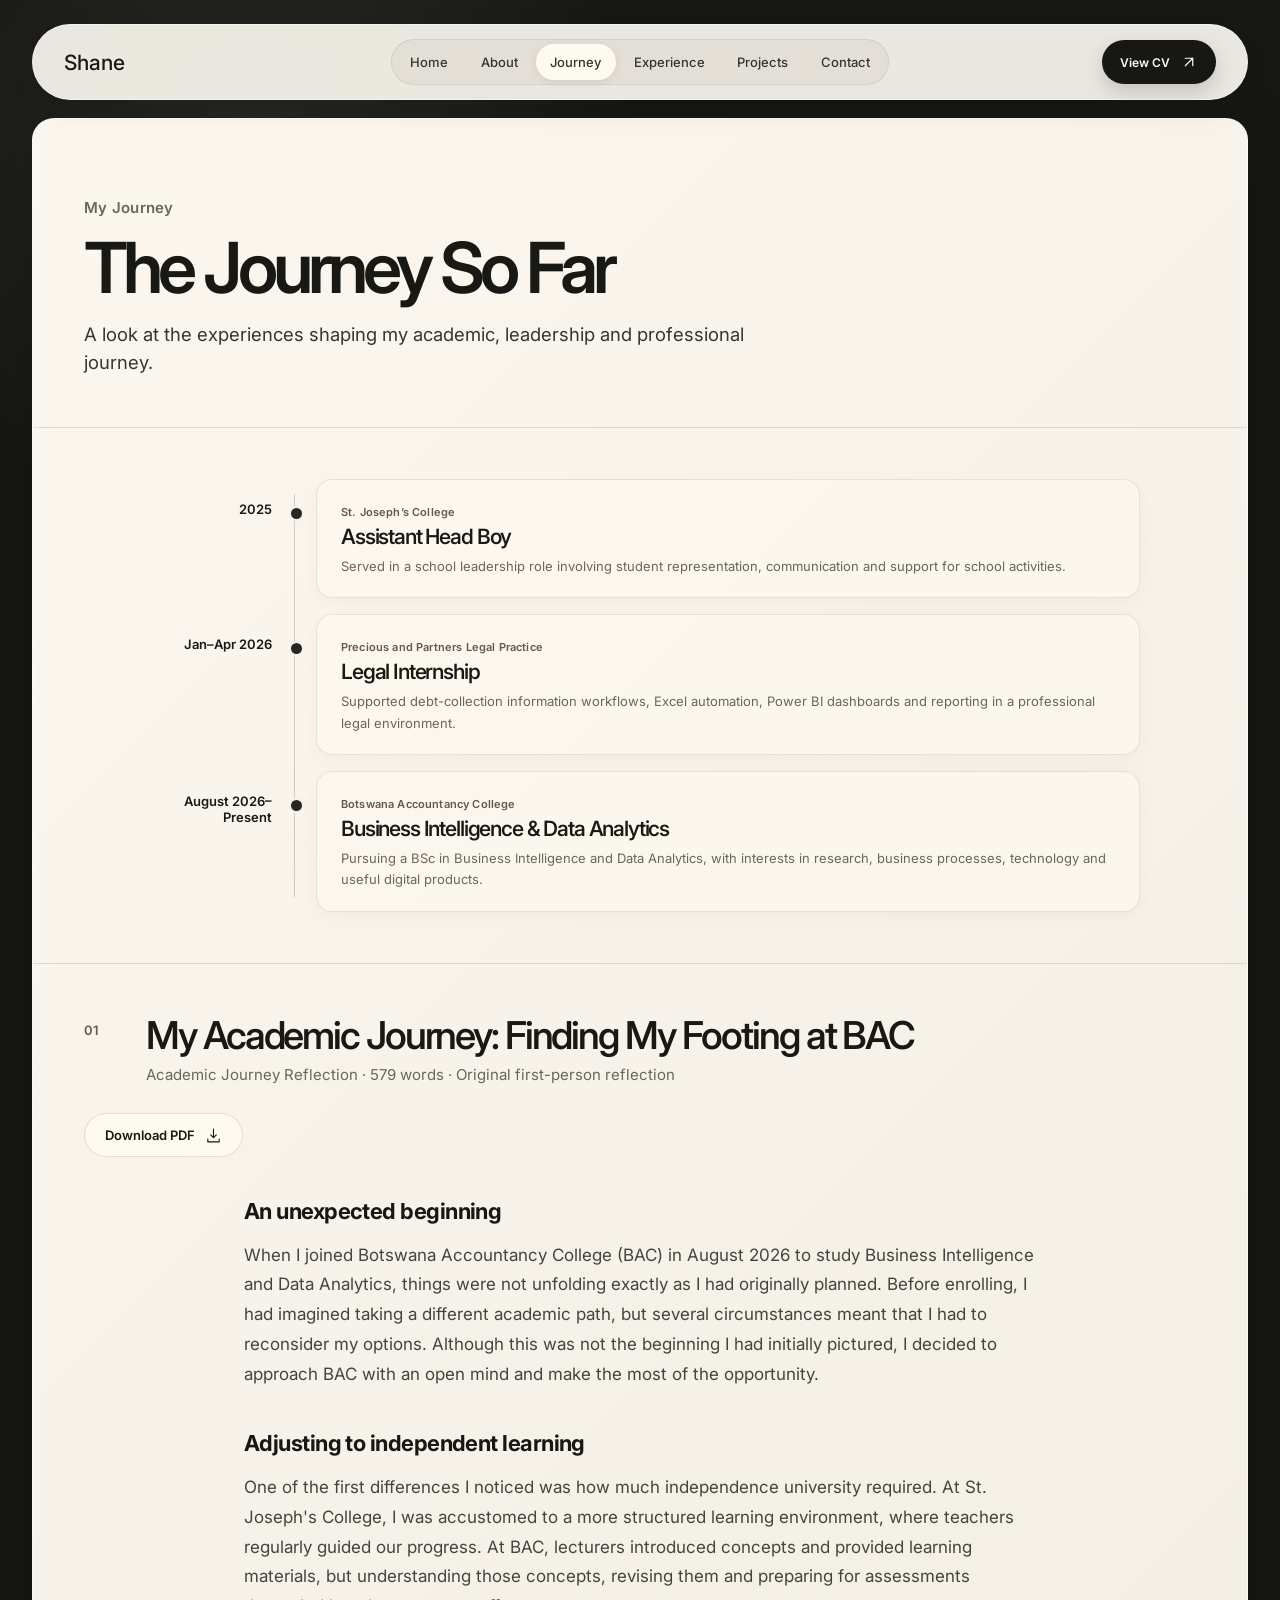
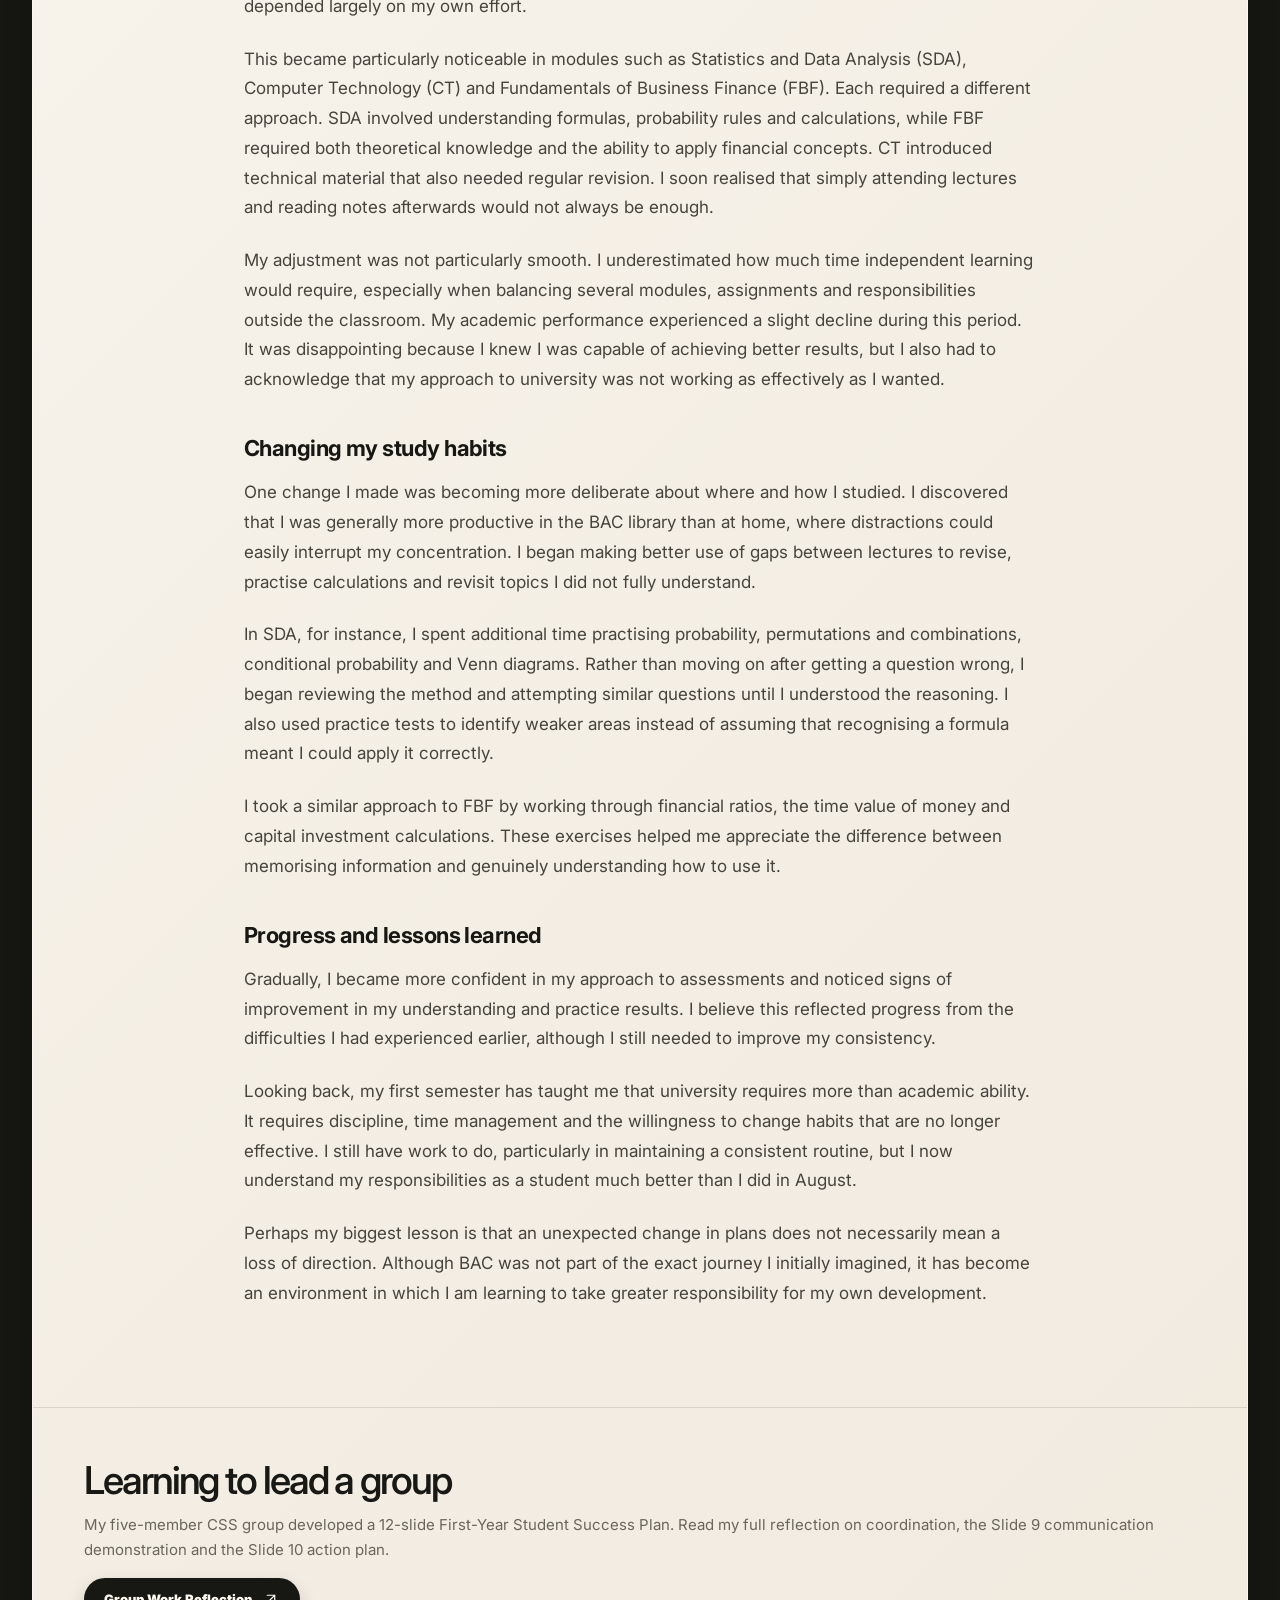
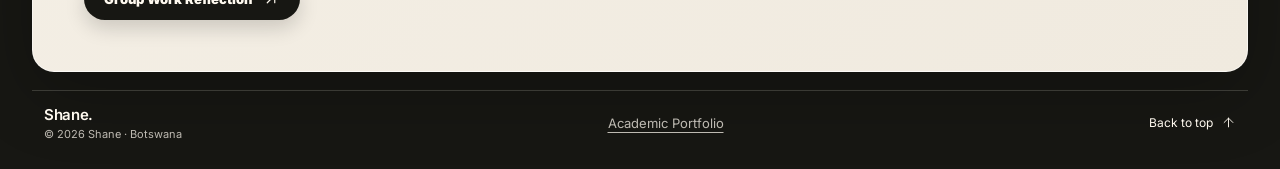
<file: journey.html>
﻿<!doctype html>
<html lang="en">
<head>
  <meta charset="utf-8" />
  <meta name="viewport" content="width=device-width, initial-scale=1, viewport-fit=cover" />
  <meta name="description" content="Academic, leadership and professional milestones in Shane Galetshetse&#8217;s journey." />
  <title>Journey | Shane Galetshetse</title>
  <link rel="icon" type="image/png" href="assets/shane_exact_assets/logos/shane_logo_transparent.png" />
  <link rel="preconnect" href="https://fonts.googleapis.com" />
  <link rel="preconnect" href="https://fonts.gstatic.com" crossorigin />
  <link href="https://fonts.googleapis.com/css2?family=Inter:wght@400;500;600;700;800&display=swap" rel="stylesheet" />
  <link rel="stylesheet" href="styles.css" />
  <link rel="stylesheet" href="pages.css" />
  <link rel="stylesheet" href="responsive.css" />
<link rel="stylesheet" href="portfolio-content.css" />
</head>
<body class="portfolio-page">
  <div class="page-shell page-shell--inner" id="top">
    <header class="topbar page-topbar">
      <a class="logo" href="index.html#top">Shane</a>
      <nav class="nav-pill" aria-label="Primary"><a href="index.html#top">Home</a><a href="about.html">About</a><a href="journey.html" aria-current="page" class="is-active">Journey</a><a href="experience.html">Experience</a><a href="projects.html">Projects</a><a href="contact.html">Contact</a></nav>
      <a class="dark-btn download-btn" href="cv.html">View CV <svg class="ui-icon" aria-hidden="true" viewBox="0 0 24 24" fill="none" stroke="currentColor" stroke-width="1.6" stroke-linecap="round" stroke-linejoin="round"><path d="M7 17 17 7M7 7h10v10"/></svg></a>
    </header>
    <main class="page-main">
<section class="page-hero page-hero--compact"><p class="eyebrow">My Journey</p><h1>The Journey So Far</h1><p class="lead page-lead-narrow">A look at the experiences shaping my academic, leadership and professional journey.</p></section>
<section class="page-section"><div class="timeline"><article class="timeline-entry"><span class="timeline-date">2025</span><div class="timeline-card"><span class="eyebrow">St. Joseph&#8217;s College</span><h2>Assistant Head Boy</h2><p>Served in a school leadership role involving student representation, communication and support for school activities.</p></div></article><article class="timeline-entry"><span class="timeline-date">Jan&ndash;Apr 2026</span><div class="timeline-card"><span class="eyebrow">Precious and Partners Legal Practice</span><h2>Legal Internship</h2><p>Supported debt-collection information workflows, Excel automation, Power BI dashboards and reporting in a professional legal environment.</p></div></article><article class="timeline-entry"><span class="timeline-date">August 2026–Present</span><div class="timeline-card"><span class="eyebrow">Botswana Accountancy College</span><h2>Business Intelligence &amp; Data Analytics</h2><p>Pursuing a BSc in Business Intelligence and Data Analytics, with interests in research, business processes, technology and useful digital products.</p></div></article></div></section>
<section class="page-section" id="academic-reflection"><div class="page-section-heading"><span class="section-index">01</span><div><h2>My Academic Journey: Finding My Footing at BAC</h2><p>Academic Journey Reflection · 579 words · Original first-person reflection</p></div></div><div class="page-actions"><a class="light-btn" href="assets/documents/Shane_Academic_Journey_Reflection.pdf" download>Download PDF <svg class="ui-icon" viewBox="0 0 24 24" aria-hidden="true" fill="none" stroke="currentColor" stroke-width="1.6" stroke-linecap="round" stroke-linejoin="round"><path d="M12 3v12m-4-4 4 4 4-4M4 17v4h16v-4"/></svg></a></div><article class="document-body academic-reflection"><h3>An unexpected beginning</h3><p>When I joined Botswana Accountancy College (BAC) in August 2026 to study Business Intelligence and Data Analytics, things were not unfolding exactly as I had originally planned. Before enrolling, I had imagined taking a different academic path, but several circumstances meant that I had to reconsider my options. Although this was not the beginning I had initially pictured, I decided to approach BAC with an open mind and make the most of the opportunity.</p><h3>Adjusting to independent learning</h3><p>One of the first differences I noticed was how much independence university required. At St. Joseph&#x27;s College, I was accustomed to a more structured learning environment, where teachers regularly guided our progress. At BAC, lecturers introduced concepts and provided learning materials, but understanding those concepts, revising them and preparing for assessments depended largely on my own effort.</p><p>This became particularly noticeable in modules such as Statistics and Data Analysis (SDA), Computer Technology (CT) and Fundamentals of Business Finance (FBF). Each required a different approach. SDA involved understanding formulas, probability rules and calculations, while FBF required both theoretical knowledge and the ability to apply financial concepts. CT introduced technical material that also needed regular revision. I soon realised that simply attending lectures and reading notes afterwards would not always be enough.</p><p>My adjustment was not particularly smooth. I underestimated how much time independent learning would require, especially when balancing several modules, assignments and responsibilities outside the classroom. My academic performance experienced a slight decline during this period. It was disappointing because I knew I was capable of achieving better results, but I also had to acknowledge that my approach to university was not working as effectively as I wanted.</p><h3>Changing my study habits</h3><p>One change I made was becoming more deliberate about where and how I studied. I discovered that I was generally more productive in the BAC library than at home, where distractions could easily interrupt my concentration. I began making better use of gaps between lectures to revise, practise calculations and revisit topics I did not fully understand.</p><p>In SDA, for instance, I spent additional time practising probability, permutations and combinations, conditional probability and Venn diagrams. Rather than moving on after getting a question wrong, I began reviewing the method and attempting similar questions until I understood the reasoning. I also used practice tests to identify weaker areas instead of assuming that recognising a formula meant I could apply it correctly.</p><p>I took a similar approach to FBF by working through financial ratios, the time value of money and capital investment calculations. These exercises helped me appreciate the difference between memorising information and genuinely understanding how to use it.</p><h3>Progress and lessons learned</h3><p>Gradually, I became more confident in my approach to assessments and noticed signs of improvement in my understanding and practice results. I believe this reflected progress from the difficulties I had experienced earlier, although I still needed to improve my consistency.</p><p>Looking back, my first semester has taught me that university requires more than academic ability. It requires discipline, time management and the willingness to change habits that are no longer effective. I still have work to do, particularly in maintaining a consistent routine, but I now understand my responsibilities as a student much better than I did in August.</p><p>Perhaps my biggest lesson is that an unexpected change in plans does not necessarily mean a loss of direction. Although BAC was not part of the exact journey I initially imagined, it has become an environment in which I am learning to take greater responsibility for my own development.</p></article></section><section class="page-section"><h2>Learning to lead a group</h2><p>My five-member CSS group developed a 12-slide First-Year Student Success Plan. Read my full reflection on coordination, the Slide 9 communication demonstration and the Slide 10 action plan.</p><a class="dark-btn" href="group-work.html">Group Work Reflection <svg class="ui-icon" viewBox="0 0 24 24" aria-hidden="true" fill="none" stroke="currentColor" stroke-width="1.6" stroke-linecap="round" stroke-linejoin="round"><path d="M7 17 17 7M7 7h10v10"/></svg></a></section></main>
    <footer class="site-footer page-footer">
      <div class="site-footer-brand"><strong>Shane.</strong><span>&copy; 2026 Shane &middot; Botswana</span></div>
      <a class="portfolio-footer-link" href="portfolio.html">Academic Portfolio</a><a class="back-to-top" href="#top">Back to top <svg viewBox="0 0 24 24" aria-hidden="true"><path d="M12 19V5m-7 7 7-7 7 7" /></svg></a>
    </footer>
  </div>
  <script src="pages.js" defer></script>
<nav class="bottom-nav" aria-label="Mobile and tablet navigation"><a class="bottom-nav-link" href="index.html"><svg aria-hidden="true" viewBox="0 0 24 24"><path d="m3 10 9-7 9 7v10H3Z"/><path d="M9 20v-7h6v7"/></svg><span>Home</span></a><a class="bottom-nav-link" href="about.html"><svg aria-hidden="true" viewBox="0 0 24 24"><circle cx="12" cy="8" r="3.5"/><path d="M5 21v-2a7 7 0 0 1 14 0v2"/></svg><span>About</span></a><a class="bottom-nav-link bottom-nav-extra" href="journey.html" aria-current="page"><svg aria-hidden="true" viewBox="0 0 24 24"><circle cx="5" cy="18" r="2"/><circle cx="19" cy="6" r="2"/><path d="M5 16V9a3 3 0 0 1 3-3h4a3 3 0 0 1 0 6H9a3 3 0 0 0 0 6h8"/></svg><span>Journey</span></a><a class="bottom-nav-link bottom-nav-extra" href="experience.html"><svg aria-hidden="true" viewBox="0 0 24 24"><rect x="3" y="7" width="18" height="14" rx="3"/><path d="M8 7V4h8v3M3 12h18m-11 0v3h4v-3"/></svg><span>Experience</span></a><a class="bottom-nav-link" href="projects.html"><svg aria-hidden="true" viewBox="0 0 24 24"><rect x="3" y="3" width="7" height="7" rx="1.5"/><rect x="14" y="3" width="7" height="7" rx="1.5"/><rect x="3" y="14" width="7" height="7" rx="1.5"/><rect x="14" y="14" width="7" height="7" rx="1.5"/></svg><span>Projects</span></a><a class="bottom-nav-link" href="contact.html"><svg aria-hidden="true" viewBox="0 0 24 24"><rect x="3" y="5" width="18" height="14" rx="3"/><path d="m4 7 8 6 8-6"/></svg><span>Contact</span></a><a class="bottom-nav-link bottom-nav-extra" href="cv.html"><svg aria-hidden="true" viewBox="0 0 24 24"><path d="M5 3h9l5 5v13H5ZM14 3v5h5M8 12h8m-8 4h6"/></svg><span>CV</span></a><button class="bottom-nav-more contains-active" type="button" aria-expanded="false" aria-controls="more-navigation"><svg aria-hidden="true" viewBox="0 0 24 24"><circle cx="5" cy="12" r="1"/><circle cx="12" cy="12" r="1"/><circle cx="19" cy="12" r="1"/></svg><span>More</span></button><div class="more-navigation" id="more-navigation" hidden><p>Explore Shane</p><a href="portfolio.html">Academic Portfolio</a><a href="journey.html" aria-current="page"><svg aria-hidden="true" viewBox="0 0 24 24"><circle cx="5" cy="18" r="2"/><circle cx="19" cy="6" r="2"/><path d="M5 16V9a3 3 0 0 1 3-3h4a3 3 0 0 1 0 6H9a3 3 0 0 0 0 6h8"/></svg><span>Journey</span></a><a href="experience.html"><svg aria-hidden="true" viewBox="0 0 24 24"><rect x="3" y="7" width="18" height="14" rx="3"/><path d="M8 7V4h8v3M3 12h18m-11 0v3h4v-3"/></svg><span>Experience</span></a><a href="cv.html"><svg aria-hidden="true" viewBox="0 0 24 24"><path d="M5 3h9l5 5v13H5ZM14 3v5h5M8 12h8m-8 4h6"/></svg><span>CV</span></a></div></nav>
<script src="site.js" defer></script>
</body>
</html>
</file>
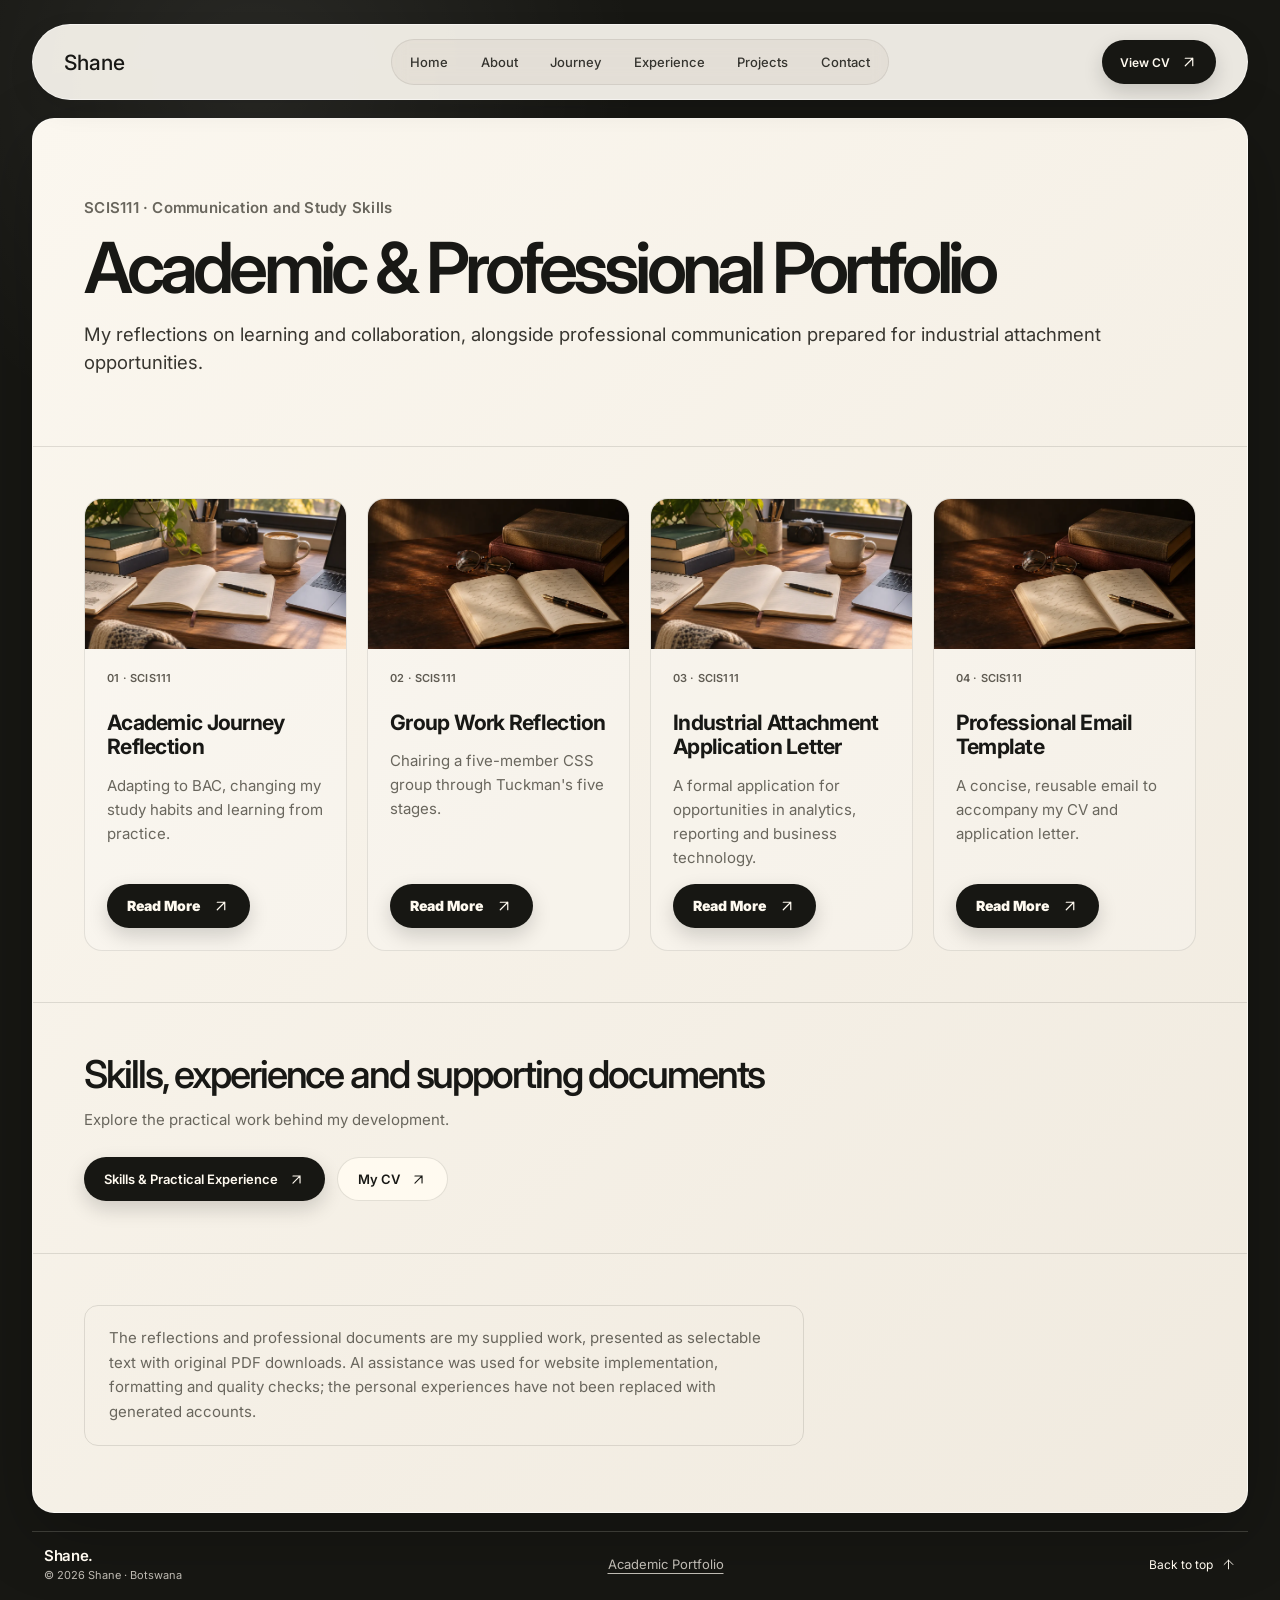
<file: portfolio.html>
﻿<!doctype html>
<html lang="en">
<head>
  <meta charset="utf-8" />
  <meta name="viewport" content="width=device-width, initial-scale=1, viewport-fit=cover" />
  <meta name="description" content="Academic &amp; Professional Portfolio — Katso Shane Galetshetse's academic and professional portfolio." />
  <title>Academic &amp; Professional Portfolio | Shane Galetshetse</title>
  <link rel="icon" type="image/png" href="assets/shane_exact_assets/logos/shane_logo_transparent.png" />
  <link rel="preconnect" href="https://fonts.googleapis.com" />
  <link rel="preconnect" href="https://fonts.gstatic.com" crossorigin />
  <link href="https://fonts.googleapis.com/css2?family=Inter:wght@400;500;600;700;800&display=swap" rel="stylesheet" />
  <link rel="stylesheet" href="styles.css" />
  <link rel="stylesheet" href="pages.css" />
  <link rel="stylesheet" href="responsive.css" />
<link rel="stylesheet" href="portfolio-content.css" />
</head>
<body class="portfolio-page">
  <div class="page-shell page-shell--inner" id="top">
    <header class="topbar page-topbar">
      <a class="logo" href="index.html#top">Shane</a>
      <nav class="nav-pill" aria-label="Primary"><a href="index.html#top">Home</a><a href="about.html">About</a><a href="journey.html">Journey</a><a href="experience.html">Experience</a><a href="projects.html">Projects</a><a href="contact.html">Contact</a></nav>
      <a class="dark-btn download-btn" href="cv.html">View CV <svg class="ui-icon" aria-hidden="true" viewBox="0 0 24 24" fill="none" stroke="currentColor" stroke-width="1.6" stroke-linecap="round" stroke-linejoin="round"><path d="M7 17 17 7M7 7h10v10"/></svg></a>
    </header>
    <main class="page-main"><section class="page-hero page-hero--compact"><p class="eyebrow">SCIS111 · Communication and Study Skills</p><h1>Academic &amp; Professional Portfolio</h1><p class="lead">My reflections on learning and collaboration, alongside professional communication prepared for industrial attachment opportunities.</p></section><section class="portfolio-index"><div class="assignment-grid"><article class="assignment-card"><img src="assets/articles/article-study.webp" alt="" loading="lazy" width="1200" height="800"/><div><span class="eyebrow">01 · SCIS111</span><h3>Academic Journey Reflection</h3><p>Adapting to BAC, changing my study habits and learning from practice.</p><a class="dark-btn" href="journey.html#academic-reflection">Read More <svg class="ui-icon" viewBox="0 0 24 24" aria-hidden="true" fill="none" stroke="currentColor" stroke-width="1.6" stroke-linecap="round" stroke-linejoin="round"><path d="M7 17 17 7M7 7h10v10"/></svg><span class="sr-only">: Academic Journey Reflection</span></a></div></article><article class="assignment-card"><img src="assets/articles/article-growth.webp" alt="" loading="lazy" width="1200" height="800"/><div><span class="eyebrow">02 · SCIS111</span><h3>Group Work Reflection</h3><p>Chairing a five-member CSS group through Tuckman's five stages.</p><a class="dark-btn" href="group-work.html">Read More <svg class="ui-icon" viewBox="0 0 24 24" aria-hidden="true" fill="none" stroke="currentColor" stroke-width="1.6" stroke-linecap="round" stroke-linejoin="round"><path d="M7 17 17 7M7 7h10v10"/></svg><span class="sr-only">: Group Work Reflection</span></a></div></article><article class="assignment-card"><img src="assets/articles/article-study.webp" alt="" loading="lazy" width="1200" height="800"/><div><span class="eyebrow">03 · SCIS111</span><h3>Industrial Attachment Application Letter</h3><p>A formal application for opportunities in analytics, reporting and business technology.</p><a class="dark-btn" href="application-letter.html">Read More <svg class="ui-icon" viewBox="0 0 24 24" aria-hidden="true" fill="none" stroke="currentColor" stroke-width="1.6" stroke-linecap="round" stroke-linejoin="round"><path d="M7 17 17 7M7 7h10v10"/></svg><span class="sr-only">: Industrial Attachment Application Letter</span></a></div></article><article class="assignment-card"><img src="assets/articles/article-growth.webp" alt="" loading="lazy" width="1200" height="800"/><div><span class="eyebrow">04 · SCIS111</span><h3>Professional Email Template</h3><p>A concise, reusable email to accompany my CV and application letter.</p><a class="dark-btn" href="email-template.html">Read More <svg class="ui-icon" viewBox="0 0 24 24" aria-hidden="true" fill="none" stroke="currentColor" stroke-width="1.6" stroke-linecap="round" stroke-linejoin="round"><path d="M7 17 17 7M7 7h10v10"/></svg><span class="sr-only">: Professional Email Template</span></a></div></article></div></section><section class="page-section"><h2>Skills, experience and supporting documents</h2><p>Explore the practical work behind my development.</p><div class="page-actions"><a class="dark-btn" href="index.html#skills">Skills &amp; Practical Experience <svg class="ui-icon" viewBox="0 0 24 24" aria-hidden="true" fill="none" stroke="currentColor" stroke-width="1.6" stroke-linecap="round" stroke-linejoin="round"><path d="M7 17 17 7M7 7h10v10"/></svg></a><a class="light-btn" href="cv.html">My CV <svg class="ui-icon" viewBox="0 0 24 24" aria-hidden="true" fill="none" stroke="currentColor" stroke-width="1.6" stroke-linecap="round" stroke-linejoin="round"><path d="M7 17 17 7M7 7h10v10"/></svg></a></div></section><section class="page-section"><p class="document-note">The reflections and professional documents are my supplied work, presented as selectable text with original PDF downloads. AI assistance was used for website implementation, formatting and quality checks; the personal experiences have not been replaced with generated accounts.</p></section></main>
    <footer class="site-footer page-footer">
      <div class="site-footer-brand"><strong>Shane.</strong><span>&copy; 2026 Shane &middot; Botswana</span></div>
      <a class="portfolio-footer-link" href="portfolio.html">Academic Portfolio</a><a class="back-to-top" href="#top">Back to top <svg viewBox="0 0 24 24" aria-hidden="true"><path d="M12 19V5m-7 7 7-7 7 7" /></svg></a>
    </footer>
  </div>
  <script src="pages.js" defer></script>
<nav class="bottom-nav" aria-label="Mobile and tablet navigation"><a class="bottom-nav-link" href="index.html"><svg aria-hidden="true" viewBox="0 0 24 24"><path d="m3 10 9-7 9 7v10H3Z"/><path d="M9 20v-7h6v7"/></svg><span>Home</span></a><a class="bottom-nav-link" href="about.html"><svg aria-hidden="true" viewBox="0 0 24 24"><circle cx="12" cy="8" r="3.5"/><path d="M5 21v-2a7 7 0 0 1 14 0v2"/></svg><span>About</span></a><a class="bottom-nav-link bottom-nav-extra" href="journey.html"><svg aria-hidden="true" viewBox="0 0 24 24"><circle cx="5" cy="18" r="2"/><circle cx="19" cy="6" r="2"/><path d="M5 16V9a3 3 0 0 1 3-3h4a3 3 0 0 1 0 6H9a3 3 0 0 0 0 6h8"/></svg><span>Journey</span></a><a class="bottom-nav-link bottom-nav-extra" href="experience.html"><svg aria-hidden="true" viewBox="0 0 24 24"><rect x="3" y="7" width="18" height="14" rx="3"/><path d="M8 7V4h8v3M3 12h18m-11 0v3h4v-3"/></svg><span>Experience</span></a><a class="bottom-nav-link" href="projects.html"><svg aria-hidden="true" viewBox="0 0 24 24"><rect x="3" y="3" width="7" height="7" rx="1.5"/><rect x="14" y="3" width="7" height="7" rx="1.5"/><rect x="3" y="14" width="7" height="7" rx="1.5"/><rect x="14" y="14" width="7" height="7" rx="1.5"/></svg><span>Projects</span></a><a class="bottom-nav-link" href="contact.html"><svg aria-hidden="true" viewBox="0 0 24 24"><rect x="3" y="5" width="18" height="14" rx="3"/><path d="m4 7 8 6 8-6"/></svg><span>Contact</span></a><a class="bottom-nav-link bottom-nav-extra" href="cv.html"><svg aria-hidden="true" viewBox="0 0 24 24"><path d="M5 3h9l5 5v13H5ZM14 3v5h5M8 12h8m-8 4h6"/></svg><span>CV</span></a><button class="bottom-nav-more contains-active" type="button" aria-expanded="false" aria-controls="more-navigation"><svg aria-hidden="true" viewBox="0 0 24 24"><circle cx="5" cy="12" r="1"/><circle cx="12" cy="12" r="1"/><circle cx="19" cy="12" r="1"/></svg><span>More</span></button><div class="more-navigation" id="more-navigation" hidden><p>Explore Shane</p><a href="portfolio.html" aria-current="page">Academic Portfolio</a><a href="journey.html"><svg aria-hidden="true" viewBox="0 0 24 24"><circle cx="5" cy="18" r="2"/><circle cx="19" cy="6" r="2"/><path d="M5 16V9a3 3 0 0 1 3-3h4a3 3 0 0 1 0 6H9a3 3 0 0 0 0 6h8"/></svg><span>Journey</span></a><a href="experience.html"><svg aria-hidden="true" viewBox="0 0 24 24"><rect x="3" y="7" width="18" height="14" rx="3"/><path d="M8 7V4h8v3M3 12h18m-11 0v3h4v-3"/></svg><span>Experience</span></a><a href="cv.html"><svg aria-hidden="true" viewBox="0 0 24 24"><path d="M5 3h9l5 5v13H5ZM14 3v5h5M8 12h8m-8 4h6"/></svg><span>CV</span></a></div></nav>
<script src="site.js" defer></script>
</body>
</html>
</file>
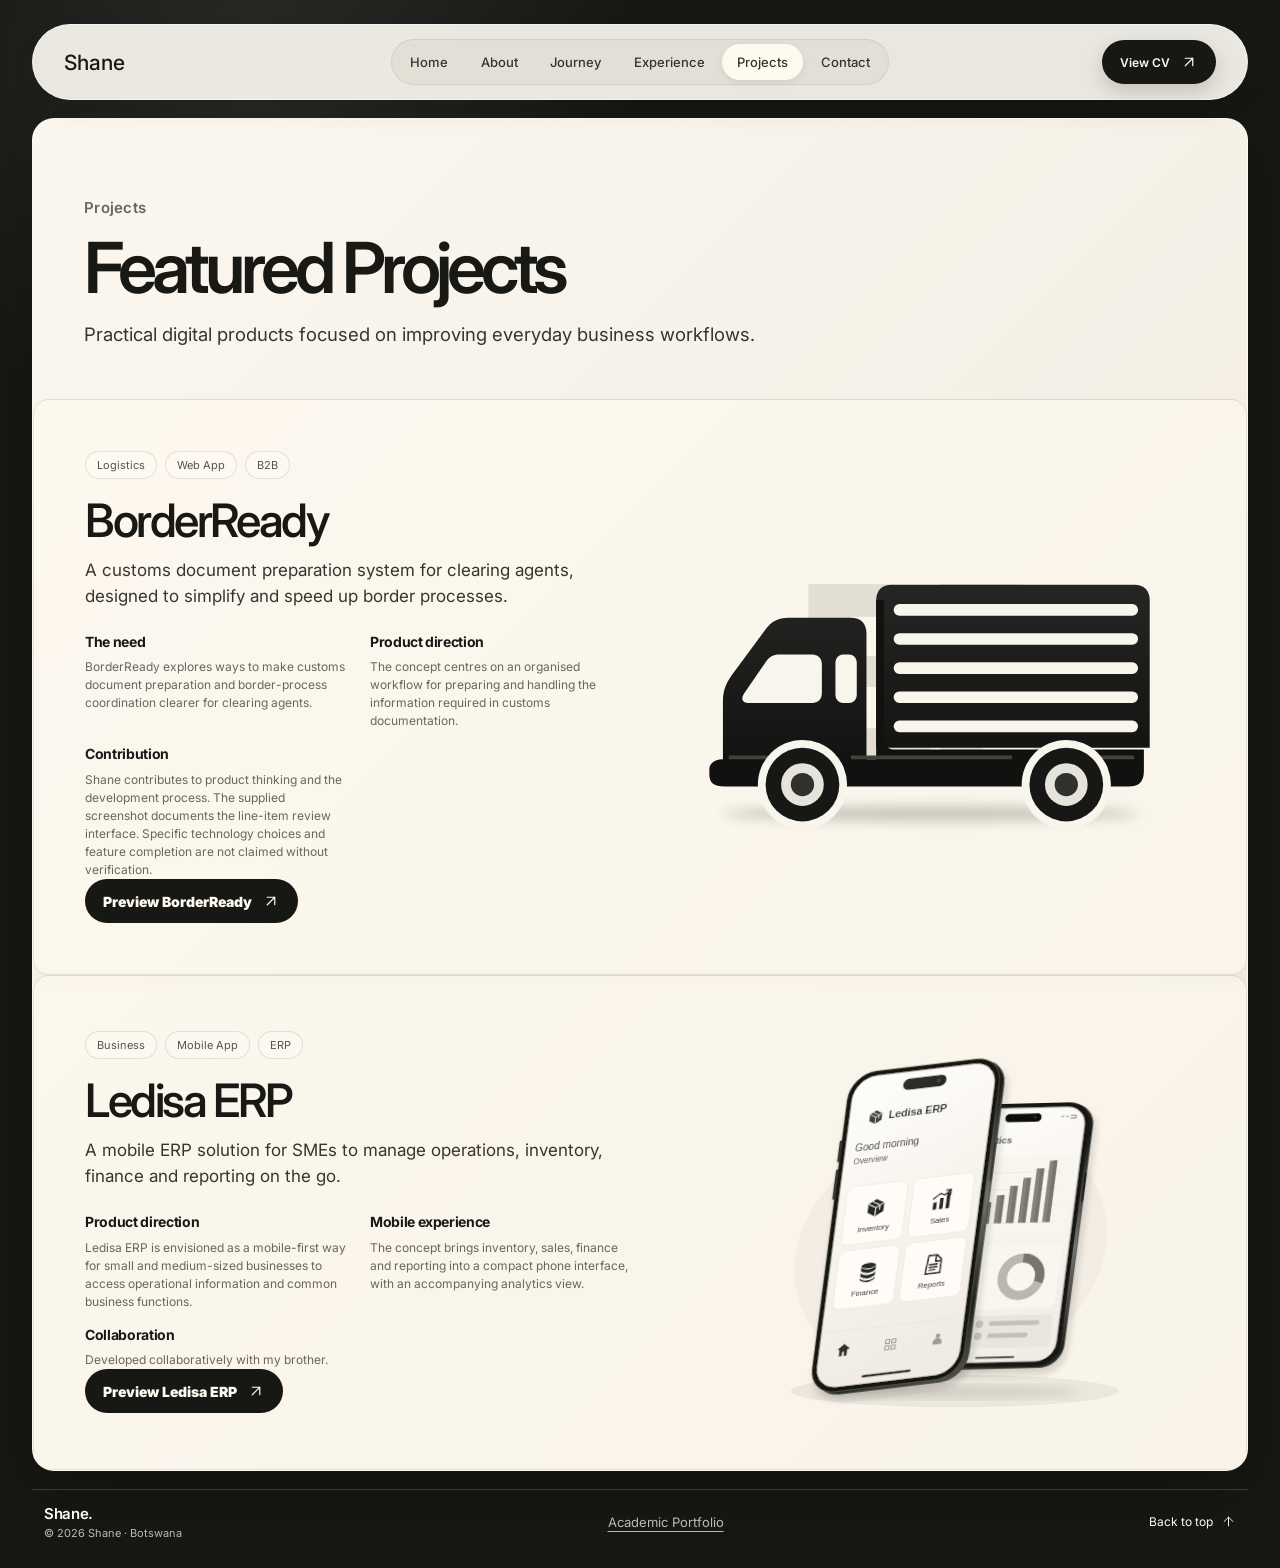
<file: projects.html>
<!doctype html>
<html lang="en">
<head>
  <meta charset="utf-8" />
  <meta name="viewport" content="width=device-width, initial-scale=1, viewport-fit=cover" />
  <meta name="description" content="BorderReady and Ledisa ERP, project concepts focused on useful business workflows." />
  <title>Projects | Shane Galetshetse</title>
  <link rel="icon" type="image/png" href="assets/shane_exact_assets/logos/shane_logo_transparent.png" />
  <link rel="preconnect" href="https://fonts.googleapis.com" />
  <link rel="preconnect" href="https://fonts.gstatic.com" crossorigin />
  <link href="https://fonts.googleapis.com/css2?family=Inter:wght@400;500;600;700;800&display=swap" rel="stylesheet" />
  <link rel="stylesheet" href="styles.css" />
  <link rel="stylesheet" href="pages.css" />
  <link rel="stylesheet" href="responsive.css" />
<link rel="stylesheet" href="portfolio-content.css" />
</head>
<body class="portfolio-page">
  <div class="page-shell page-shell--inner" id="top">
    <header class="topbar page-topbar">
      <a class="logo" href="index.html#top">Shane</a>
      <nav class="nav-pill" aria-label="Primary"><a href="index.html#top">Home</a><a href="about.html">About</a><a href="journey.html">Journey</a><a href="experience.html">Experience</a><a href="projects.html" aria-current="page" class="is-active">Projects</a><a href="contact.html">Contact</a></nav>
      <a class="dark-btn download-btn" href="cv.html">View CV <svg class="ui-icon" aria-hidden="true" viewBox="0 0 24 24" fill="none" stroke="currentColor" stroke-width="1.6" stroke-linecap="round" stroke-linejoin="round"><path d="M7 17 17 7M7 7h10v10"/></svg></a>
    </header>
    <main class="page-main">
<section class="page-hero page-hero--compact"><p class="eyebrow">Projects</p><h1>Featured Projects</h1><p class="lead page-lead-narrow">Practical digital products focused on improving everyday business workflows.</p></section>
<section class="project-detail-card" id="borderready"><div class="project-detail-copy"><ul class="project-categories"><li>Logistics</li><li>Web App</li><li>B2B</li></ul><h2>BorderReady</h2><p class="lead">A customs document preparation system for clearing agents, designed to simplify and speed up border processes.</p><div class="detail-pair"><div><h3>The need</h3><p>BorderReady explores ways to make customs document preparation and border-process coordination clearer for clearing agents.</p></div><div><h3>Product direction</h3><p>The concept centres on an organised workflow for preparing and handling the information required in customs documentation.</p></div><div><h3>Contribution</h3><p>Shane contributes to product thinking and the development process. The supplied screenshot documents the line-item review interface. Specific technology choices and feature completion are not claimed without verification.</p></div></div><a class="dark-btn" href="https://borderreadydemo.vercel.app/" target="_blank" rel="noopener noreferrer">Preview BorderReady <svg class="ui-icon" viewBox="0 0 24 24" aria-hidden="true" fill="none" stroke="currentColor" stroke-width="1.6" stroke-linecap="round" stroke-linejoin="round"><path d="M7 17 17 7M7 7h10v10"/></svg></a></div><div class="project-detail-art project-detail-art--truck"><span class="project-watermark">BR</span><img src="assets/projects/borderready-truck.svg" alt="Custom black delivery truck illustration with striped cargo body" /></div></section>
<section class="project-detail-card project-detail-card--reverse" id="ledisa"><div class="project-detail-copy"><ul class="project-categories"><li>Business</li><li>Mobile App</li><li>ERP</li></ul><h2>Ledisa ERP</h2><p class="lead">A mobile ERP solution for SMEs to manage operations, inventory, finance and reporting on the go.</p><div class="detail-pair"><div><h3>Product direction</h3><p>Ledisa ERP is envisioned as a mobile-first way for small and medium-sized businesses to access operational information and common business functions.</p></div><div><h3>Mobile experience</h3><p>The concept brings inventory, sales, finance and reporting into a compact phone interface, with an accompanying analytics view.</p></div><div><h3>Collaboration</h3><p>Developed collaboratively with my brother.</p></div></div><a class="dark-btn" href="https://ledisa-business-toolkit-app.vercel.app/" target="_blank" rel="noopener noreferrer">Preview Ledisa ERP <svg class="ui-icon" viewBox="0 0 24 24" aria-hidden="true" fill="none" stroke="currentColor" stroke-width="1.6" stroke-linecap="round" stroke-linejoin="round"><path d="M7 17 17 7M7 7h10v10"/></svg></a></div><div class="project-detail-art project-detail-art--mobile"><img src="assets/projects/ledisa-mobile-showcase.svg" alt="Illustrative Ledisa ERP overview and analytics shown on two overlapping smartphones" /></div></section></main>
    <footer class="site-footer page-footer">
      <div class="site-footer-brand"><strong>Shane.</strong><span>&copy; 2026 Shane &middot; Botswana</span></div>
      <a class="portfolio-footer-link" href="portfolio.html">Academic Portfolio</a><a class="back-to-top" href="#top">Back to top <svg viewBox="0 0 24 24" aria-hidden="true"><path d="M12 19V5m-7 7 7-7 7 7" /></svg></a>
    </footer>
  </div>
  <script src="pages.js" defer></script>
<nav class="bottom-nav" aria-label="Mobile and tablet navigation"><a class="bottom-nav-link" href="index.html"><svg aria-hidden="true" viewBox="0 0 24 24"><path d="m3 10 9-7 9 7v10H3Z"/><path d="M9 20v-7h6v7"/></svg><span>Home</span></a><a class="bottom-nav-link" href="about.html"><svg aria-hidden="true" viewBox="0 0 24 24"><circle cx="12" cy="8" r="3.5"/><path d="M5 21v-2a7 7 0 0 1 14 0v2"/></svg><span>About</span></a><a class="bottom-nav-link bottom-nav-extra" href="journey.html"><svg aria-hidden="true" viewBox="0 0 24 24"><circle cx="5" cy="18" r="2"/><circle cx="19" cy="6" r="2"/><path d="M5 16V9a3 3 0 0 1 3-3h4a3 3 0 0 1 0 6H9a3 3 0 0 0 0 6h8"/></svg><span>Journey</span></a><a class="bottom-nav-link bottom-nav-extra" href="experience.html"><svg aria-hidden="true" viewBox="0 0 24 24"><rect x="3" y="7" width="18" height="14" rx="3"/><path d="M8 7V4h8v3M3 12h18m-11 0v3h4v-3"/></svg><span>Experience</span></a><a class="bottom-nav-link" href="projects.html" aria-current="page"><svg aria-hidden="true" viewBox="0 0 24 24"><rect x="3" y="3" width="7" height="7" rx="1.5"/><rect x="14" y="3" width="7" height="7" rx="1.5"/><rect x="3" y="14" width="7" height="7" rx="1.5"/><rect x="14" y="14" width="7" height="7" rx="1.5"/></svg><span>Projects</span></a><a class="bottom-nav-link" href="contact.html"><svg aria-hidden="true" viewBox="0 0 24 24"><rect x="3" y="5" width="18" height="14" rx="3"/><path d="m4 7 8 6 8-6"/></svg><span>Contact</span></a><a class="bottom-nav-link bottom-nav-extra" href="cv.html"><svg aria-hidden="true" viewBox="0 0 24 24"><path d="M5 3h9l5 5v13H5ZM14 3v5h5M8 12h8m-8 4h6"/></svg><span>CV</span></a><button class="bottom-nav-more" type="button" aria-expanded="false" aria-controls="more-navigation"><svg aria-hidden="true" viewBox="0 0 24 24"><circle cx="5" cy="12" r="1"/><circle cx="12" cy="12" r="1"/><circle cx="19" cy="12" r="1"/></svg><span>More</span></button><div class="more-navigation" id="more-navigation" hidden><p>Explore Shane</p><a href="portfolio.html">Academic Portfolio</a><a href="journey.html"><svg aria-hidden="true" viewBox="0 0 24 24"><circle cx="5" cy="18" r="2"/><circle cx="19" cy="6" r="2"/><path d="M5 16V9a3 3 0 0 1 3-3h4a3 3 0 0 1 0 6H9a3 3 0 0 0 0 6h8"/></svg><span>Journey</span></a><a href="experience.html"><svg aria-hidden="true" viewBox="0 0 24 24"><rect x="3" y="7" width="18" height="14" rx="3"/><path d="M8 7V4h8v3M3 12h18m-11 0v3h4v-3"/></svg><span>Experience</span></a><a href="cv.html"><svg aria-hidden="true" viewBox="0 0 24 24"><path d="M5 3h9l5 5v13H5ZM14 3v5h5M8 12h8m-8 4h6"/></svg><span>CV</span></a></div></nav>
<script src="site.js" defer></script>
</body>
</html>
</file>
<file: styles.css>
:root {
	--bg: #171713;
	--paper: #f5f0e7;
	--paper-2: #eee7da;
	--ink: #181815;
	--muted: #69665d;
	--line: rgba(24, 24, 21, 0.12);
	--shadow: 0 22px 70px rgba(0, 0, 0, 0.24);
}

* { box-sizing: border-box; }

html { scroll-behavior: auto; }

body {
	margin: 0;
	background:
		radial-gradient(circle at 20% 5%, rgba(255, 255, 255, 0.08), transparent 24rem),
		var(--bg);
	color: var(--ink);
	font-family: Inter, system-ui, sans-serif;
}

a { color: inherit; text-decoration: none; }
button { font: inherit; }
img { display: block; max-width: 100%; }

.page-shell {
	width: calc(100% - clamp(48px, 4vw, 80px));
	margin: clamp(24px, 5vh, 48px) auto 70px;
}

.dashboard-card {
	background: linear-gradient(135deg, #fbf7ef 0%, #f0eadf 100%);
	border: 1px solid rgba(255, 255, 255, 0.55);
	border-radius: 18px;
	box-shadow: var(--shadow);
}

.editorial-content-panel {
	margin-top: 28px;
	overflow: hidden;
}

.editorial-content-panel > section {
	position: relative;
	margin: 0;
	border: 0;
	border-radius: 0;
	background: transparent;
	box-shadow: none;
}

.editorial-content-panel > section + section::before {
	content: "";
	position: absolute;
	top: 0;
	left: clamp(24px, 2.2vw, 40px);
	right: clamp(24px, 2.2vw, 40px);
	height: 1px;
	background: var(--line);
}

#cv,
#contact { margin-top: 28px; }

.site-footer {
	display: flex;
	align-items: center;
	justify-content: space-between;
	gap: 24px;
	margin-top: 28px;
	padding: 14px 8px 0;
	border-top: 1px solid rgba(255, 250, 240, .16);
	color: rgba(255, 250, 240, .72);
}

.site-footer-brand {
	display: grid;
	gap: 3px;
}

.site-footer-brand strong {
	color: #fffaf0;
	font-size: 15px;
	font-weight: 600;
	letter-spacing: -.025em;
}

.site-footer-brand span { font-size: 11px; }

.back-to-top {
	display: inline-flex;
	align-items: center;
	gap: 8px;
	min-height: 36px;
	color: #fffaf0;
	font-size: 12px;
	transition: color 180ms ease;
}

.back-to-top svg {
	width: 15px;
	height: 15px;
	fill: none;
	stroke: currentColor;
	stroke-width: 1.5;
	stroke-linecap: round;
	stroke-linejoin: round;
}

.back-to-top:hover { color: #c9c1b3; }
.back-to-top:focus-visible { outline: 2px solid #fffaf0; outline-offset: 4px; border-radius: 2px; }

.topbar {
	position: sticky;
	top: 0;
	z-index: 50;
	display: grid;
	grid-template-columns: minmax(130px, 1fr) auto minmax(130px, 1fr);
	align-items: center;
	gap: 14px;
	width: 100%;
	min-height: clamp(60px, 8dvh, 110px);
	padding: 12px 28px;
	margin: 0 auto -2px;
	border: 1px solid transparent;
	border-bottom: 0;
	border-radius: 22px 22px 0 0;
	background: linear-gradient(135deg, #fbf7ef 0%, #f0eadf 100%);
	box-shadow: none;
	backdrop-filter: none;
	-webkit-backdrop-filter: none;
	transition: top 260ms ease, width 260ms ease, border-radius 260ms ease, background 260ms ease, border-color 260ms ease, box-shadow 260ms ease, backdrop-filter 260ms ease;
}

.topbar.is-scrolled {
	top: 12px;
	width: calc(100% - 32px);
	min-height: clamp(60px, 8dvh, 110px);
	margin: 0 auto -2px;
	border: 1px solid rgba(255, 255, 255, 0.58);
	border-radius: 999px;
	background: rgba(248, 245, 237, 0.76);
	box-shadow: 0 12px 30px rgba(24, 24, 21, 0.14);
	backdrop-filter: blur(16px) saturate(128%);
	-webkit-backdrop-filter: blur(16px) saturate(128%);
}

.logo {
	display: flex;
	align-items: center;
	gap: 12px;
	font-size: clamp(21px, 1.5vw, 26px);
	font-weight: 500;
	letter-spacing: 0;
}

.logo img {
	width: 36px;
	height: 36px;
	object-fit: contain;
}

.nav-pill {
	justify-self: center;
	display: flex;
	align-items: center;
	gap: 3px;
	padding: 4px;
	border: 1px solid rgba(24, 24, 21, 0.08);
	border-radius: 999px;
	background: rgba(215, 208, 197, 0.36);
	backdrop-filter: blur(8px);
	-webkit-backdrop-filter: blur(8px);
}

.nav-pill a {
	padding: 9px clamp(10px, 1.05vw, 16px);
	border-radius: 999px;
	font-size: clamp(12px, 0.84vw, 15px);
	font-weight: 500;
	color: #35342f;
	white-space: nowrap;
	flex: 0 0 auto;
	transition: background 200ms ease, color 200ms ease, box-shadow 200ms ease;
}

.nav-pill a:hover,
.nav-pill a:focus-visible,
.nav-pill a.active {
	background: rgba(255, 252, 246, 0.92);
	box-shadow: 0 2px 8px rgba(24, 24, 21, 0.08);
}

@supports not ((backdrop-filter: blur(1px)) or (-webkit-backdrop-filter: blur(1px))) {
	.topbar,
	.topbar.is-scrolled { background: rgba(248, 245, 237, 0.96); }
}

.dark-btn,
.light-btn,
.icon-btn {
	display: inline-flex;
	align-items: center;
	justify-content: center;
	gap: 10px;
	min-height: 42px;
	border-radius: 999px;
	font-size: 13px;
	font-weight: 900;
	white-space: nowrap;
}

.dark-btn {
	background: #171713;
	color: #fffaf0;
	padding: 0 20px;
	box-shadow: 0 8px 20px rgba(0, 0, 0, 0.16);
	transition: background 240ms ease, box-shadow 240ms ease;
}

.topbar > .dark-btn {
	justify-self: end;
	min-height: clamp(40px, 2.8vw, 48px);
	padding: 0 24px;
	font-size: clamp(12px, 0.8vw, 14px);
	font-weight: 600;
}

.download-btn { min-width: max-content; gap: 10px; }
.download-btn > .download-label { width: auto; height: auto; font-size: inherit; }
.download-btn > .download-label::before { display: none; content: none; }
.download-btn:disabled,
.pending-download:disabled { cursor: not-allowed; opacity: 0.82; }
.ui-icon { display: block; flex: 0 0 auto; width: 18px; height: 18px; }
.download-icon { stroke-width: 1.6; }
.sr-only {
	position: absolute; width: 1px; height: 1px; padding: 0; margin: -1px;
	overflow: hidden; clip: rect(0, 0, 0, 0); white-space: nowrap; border: 0;
}

.dark-btn:hover,
.dark-btn:focus-visible { background: #292923; box-shadow: 0 10px 24px rgba(0, 0, 0, 0.2); }
.download-btn:disabled:hover,
.download-btn:disabled:focus-visible { background: #171713; box-shadow: 0 8px 20px rgba(0, 0, 0, 0.16); }

.dark-btn > span {
	display: inline-grid;
	place-items: center;
	width: 18px;
	height: 18px;
	font-size: 0;
}

.dark-btn > span::before {
	width: 18px;
	height: 18px;
	background: center / contain no-repeat url("data:image/svg+xml,%3Csvg xmlns='http://www.w3.org/2000/svg' viewBox='0 0 24 24' fill='none' stroke='%23fffaf0' stroke-width='1.8' stroke-linecap='round' stroke-linejoin='round'%3E%3Cpath d='M5 12h13M13 6l6 6-6 6'/%3E%3C/svg%3E");
	content: "";
	transition: transform 240ms cubic-bezier(.22,.8,.24,1);
}

.topbar .dark-btn > span::before { background-image: url("data:image/svg+xml,%3Csvg xmlns='http://www.w3.org/2000/svg' viewBox='0 0 24 24' fill='none' stroke='%23fffaf0' stroke-width='1.8' stroke-linecap='round' stroke-linejoin='round'%3E%3Cpath d='M12 5v13M6 13l6 6 6-6'/%3E%3C/svg%3E"); }
.dark-btn:hover > span::before,
.dark-btn:focus-visible > span::before { transform: none; }

.light-btn {
	background: #fffaf0;
	border: 1px solid var(--line);
	padding: 0 20px;
}

.icon-btn {
	width: 42px;
	height: 42px;
	border: 1px solid var(--line);
	background: #fffaf0;
	font-size: 0;
	transition: background 200ms ease, border-color 200ms ease;
}

.icon-btn:hover,
.icon-btn:focus-visible { background: #eee7da; border-color: rgba(24, 24, 21, 0.28); }

.hero {
	--hero-card-height: clamp(220px, min(16.5vw, 36dvh, 480px), 480px);
	--hero-card-gap: clamp(16px, 2dvh, 24px);
	--hero-portrait-height: clamp(320px, min(50dvh, calc(var(--hero-card-height) * 1.3)), 560px);
	display: grid;
	grid-template-columns: minmax(0, 303fr) minmax(0, 580fr) minmax(0, 313fr);
	align-items: start;
	gap: clamp(16px, 1.3vw, 24px);
	padding: clamp(10px, 1.2dvh, 14px) clamp(38px, 2.8vw, 48px) clamp(12px, 1.6dvh, 18px) clamp(49px, 3.5vw, 61px);
	border-radius: 0 0 18px 18px;
}

.hero-main,
.hero-aside,
.story-rail { min-width: 0; }

.story-rail {
	display: grid;
	gap: var(--hero-card-gap);
}

.hero-photo-card,
.hero-project-panel {
	display: block;
	position: relative;
	overflow: visible;
	border-radius: 20px;
	background: transparent;
	isolation: isolate;
	--button-size: 66px;
	--button-inset: 16px;
	--cutout-shelf: 16px;
	--cutout-fillet: 14px;
}

.hero-photo-card {
	height: var(--hero-card-height);
	color: #fffaf0;
}

.hero-photo-card > img,
.hero-project-panel > img:first-child { position: absolute; inset: 0; }

.hero-photo-card > img,
.hero-project-panel > img:first-child {
	width: 100%;
	height: 100%;
	object-fit: cover;
	border-radius: inherit;
	filter: saturate(0.96) contrast(1.04);
	clip-path: var(--editorial-card-clip);
	-webkit-clip-path: var(--editorial-card-clip);
}

.hero-project-panel {
	height: var(--hero-card-height);
	color: #fffaf0;
}

.hero-project-panel::before,
.hero-photo-card::before {
	position: absolute;
	inset: 0;
	border-radius: inherit;
	background: linear-gradient(to bottom, rgba(0, 0, 0, 0.08), rgba(0, 0, 0, 0.72));
	content: "";
	z-index: 1;
	pointer-events: none;
	clip-path: var(--editorial-card-clip);
	-webkit-clip-path: var(--editorial-card-clip);
}

.hero-project-panel::before {
	background: linear-gradient(to bottom, rgba(0, 0, 0, 0.08), rgba(0, 0, 0, 0.52));
}

.hero-pill,
.card-index,
.hero-photo-card strong,
.hero-photo-card small,
.arrow-orb,
.project-logo,
.divider-line {
	position: absolute;
	z-index: 2;
}

.hero-pill {
	top: 18px;
	padding: 9px 18px;
	border: 1px solid rgba(255, 255, 255, 0.68);
	border-radius: 999px;
	background: rgba(255, 255, 255, 0.09);
	color: #fffaf0;
	font-size: 12px;
	font-weight: 650;
	line-height: 1;
	backdrop-filter: blur(8px);
}

.hero-pill.top-left {
	left: 18px;
}

.hero-pill.top-right {
	right: 18px;
}

.card-index {
	left: 18px;
	bottom: 128px;
	color: rgba(255, 250, 240, 0.92);
	font-size: 14px;
}

.hero-photo-card strong {
	left: 18px;
	right: 96px;
	bottom: 58px;
	color: #fffaf0;
	font-size: clamp(22px, 1.4vw, 27px);
	font-weight: 500;
	line-height: 1.02;
	letter-spacing: -0.035em;
}

.hero-photo-card small {
	left: 18px;
	right: 96px;
	bottom: 20px;
	color: rgba(255, 250, 240, 0.92);
	font-size: clamp(12px, 0.75vw, 14px);
	line-height: 1.18;
}

.arrow-orb {
	right: var(--orb-offset, var(--button-inset));
	bottom: var(--orb-offset, var(--button-inset));
	display: grid;
	place-items: center;
	width: var(--button-size);
	height: var(--button-size);
	border-radius: 50%;
	background: #efe8dc;
	color: #171713;
	font-size: 0;
	line-height: 1;
	text-align: center;
	box-shadow: none;
	z-index: 4;
	isolation: isolate;
	transition: background 200ms ease;
}

.arrow-orb > svg { display: block; width: 19px; height: 19px; stroke-width: 1.5; }

.hero-photo-card:hover .arrow-orb,
.hero-project-panel:hover .arrow-orb,
.hero-photo-card:focus-visible .arrow-orb,
.hero-project-panel:focus-visible .arrow-orb { background: #e3d8c7; }

.hero-photo-card:focus-visible,
.hero-project-panel:focus-visible,
.dark-btn:focus-visible,
.light-btn:focus-visible,
.icon-btn:focus-visible,
.nav-pill a:focus-visible { outline: 3px solid rgba(24, 24, 21, 0.38); outline-offset: 4px; }

.hero-photo-frame {
	overflow: hidden;
	border-radius: 20px;
	height: var(--hero-portrait-height);
	background: #ddd5c8;
}

.hero-photo-frame > img {
	width: 100%;
	height: 100%;
	object-fit: cover;
	object-position: center 30%;
	border-radius: 20px;
	filter: saturate(0.92) contrast(1.02);
}

.hero-copy {
	position: relative;
	z-index: 3;
	margin-top: clamp(-78px, -8dvh, -52px);
	max-width: 100%;
	margin-right: 22px;
	padding: 30px 24px 0 0;
	border-radius: 0 28px 0 0;
	background: var(--paper);
}

.hero-copy::before {
	position: absolute;
	top: 0;
	right: -20px;
	width: 32px;
	height: 32px;
	border-bottom-left-radius: 28px;
	box-shadow: -12px 12px 0 var(--paper);
	content: "";
}

.hero-proof-row { position: relative; display: flex; align-items: center; gap: 12px; min-height: 38px; margin-top: 10px; }
.preview-dots { display: flex; align-items: center; padding-left: 2px; }
.preview-dot {
	position: relative; width: 36px; height: 36px; flex: 0 0 36px; padding: 0;
	margin-left: -8px; border: 2px solid var(--paper); border-radius: 50%;
	background: var(--paper); cursor: pointer; transition: border-color 200ms ease, filter 200ms ease, transform 180ms ease;
}
.preview-dot:first-child { margin-left: 0; }
.preview-dot img { display: block; width: 100%; height: 100%; object-fit: cover; border-radius: inherit; }
.preview-dot:hover,
.preview-dot:focus-visible,
.preview-dot[aria-expanded="true"] { z-index: 1; border-color: #b9a88e; filter: brightness(1.08); transform: translateY(-2px); }
.preview-dot:focus-visible,
.hero-preview-close:focus-visible { outline: 2px solid #292923; outline-offset: 2px; }
.impact-pill {
	display: inline-flex; align-items: center; min-height: 34px; padding: 0 12px;
	border: 1px solid var(--line); border-radius: 999px; color: var(--muted);
	font-size: 11px; line-height: 1.2; white-space: nowrap;
}
.hero-preview[hidden] { display: none; }
.hero-preview {
	position: absolute; top: calc(100% + 8px); left: 0; z-index: 8;
	display: grid; grid-template-columns: 54px minmax(0, 1fr) 30px; align-items: center;
	gap: 10px; width: min(390px, calc(100vw - 40px)); padding: 10px;
	border: 1px solid var(--line); border-radius: 14px; background: #fffaf0;
	box-shadow: 0 10px 28px rgba(26, 24, 20, 0.14);
}
.hero-preview-image { display: block; width: 54px; height: 54px; object-fit: cover; border-radius: 10px; }
.hero-preview-title { display: block; margin-bottom: 3px; color: var(--ink); font-size: 12px; line-height: 1.2; }
.hero-preview-description { margin: 0; color: var(--muted); font-size: 11px; line-height: 1.35; }
.hero-preview-close { display: grid; place-items: center; width: 30px; height: 30px; padding: 0; border: 1px solid var(--line); border-radius: 50%; color: var(--ink); background: transparent; cursor: pointer; }
.hero-preview-close svg { width: 15px; height: 15px; fill: none; stroke: currentColor; stroke-width: 1.6; stroke-linecap: round; }
.hero-preview-link { display: inline-block; margin-top: 7px; font-size: 11px; font-weight: 600; text-decoration: underline; text-underline-offset: 3px; }
.hero-preview-link:focus-visible { outline: 2px solid var(--ink); outline-offset: 3px; border-radius: 2px; }

.hero h1 {
	margin: 0;
	font-size: clamp(38px, 3.5vw, 64px);
	line-height: 0.98;
	letter-spacing: -0.055em;
	white-space: nowrap;
	font-weight: 500;
}

.section-copy h2,
.section-head h2 {
	margin: 0;
	font-size: clamp(36px, 4.2vw, 58px);
	line-height: 0.95;
	letter-spacing: -0.075em;
}

.hero-copy p,
.section-copy h3,
.section-head p {
	color: var(--muted);
	font-size: 15px;
	line-height: 1.45;
}

.hero-copy p.hero-preview-description { margin: 0; font-size: 11px; line-height: 1.35; }

.hero-copy > p.hero-supporting-copy {
	display: grid;
	grid-template-columns: auto 1fr;
	align-items: center;
	gap: 14px;
	margin: 10px 0 0;
	color: var(--ink);
	font-size: clamp(19px, 1.45vw, 27px);
	line-height: 1.12;
	letter-spacing: -0.035em;
}

.bac-chip {
	display: inline-flex;
	align-items: center;
	gap: 8px;
	width: max-content;
	margin-top: 0;
	padding: 8px 14px;
	border-radius: 999px;
	background: rgba(232, 223, 208, 0.74);
	font-size: 14px;
	font-weight: 700;
	letter-spacing: 0;
}

.bac-chip img {
	width: 42px;
	height: 24px;
	object-fit: contain;
}

.avatar-row {
	display: flex;
	align-items: center;
	margin-top: 16px;
}

.avatar-row span {
	width: 28px;
	height: 28px;
	margin-right: -8px;
	border: 2px solid var(--paper);
	border-radius: 50%;
	background: linear-gradient(135deg, #1d1d19, #b49f82);
}

.avatar-row em {
	margin-left: 18px;
	padding: 10px 16px;
	border: 1px solid var(--line);
	border-radius: 999px;
	background: #fffaf0;
	font-size: 12px;
	font-style: normal;
	font-weight: 800;
}

.hero-aside {
	display: flex;
	flex-direction: column;
	gap: clamp(18px, 2.5dvh, 26px);
}

.hero-aside > p {
	margin: 12px 0 0;
	color: var(--muted);
	font-size: clamp(15px, 0.95vw, 18px);
	line-height: 1.55;
}

.quick-links { display: flex; align-items: center; gap: 8px; flex-wrap: nowrap; }
.quick-links .dark-btn { min-height: clamp(40px, 2.6vw, 50px); padding: 0 clamp(12px, 1.1vw, 20px); font-size: clamp(12px, 0.8vw, 15px); font-weight: 500; }
.quick-links .icon-btn { width: clamp(36px, 2.4vw, 46px); height: clamp(36px, 2.4vw, 46px); }
.quick-links .dark-btn > span::before { display: none; }
.quick-links .dark-btn .ui-icon { width: 18px; height: 18px; }
.quick-links .icon-btn::before { display: none; }
.quick-links .icon-btn svg { display: block; width: 18px; height: 18px; }
.quick-links .icon-btn svg:not(.mail-icon) { fill: currentColor; }
.quick-links .icon-btn svg.mail-icon { fill: none; stroke: currentColor; stroke-width: 1.7; stroke-linecap: round; stroke-linejoin: round; }
.quick-links .icon-btn:hover { transform: none; }

.hero-project-panel .project-logo {
	left: 20px;
	width: min(176px, calc(100% - 40px));
	height: auto;
	object-fit: contain;
	filter: brightness(1.7) saturate(1.35) drop-shadow(0 8px 18px rgba(0, 0, 0, 0.4));
}

.hero-project-panel .project-name,
.hero-project-panel .ledisa-logo {
	display: block;
	font-size: clamp(19px, 1.3vw, 27px);
	font-weight: 700;
	line-height: 1.05;
	letter-spacing: -0.045em;
	color: #fffaf0;
	text-shadow: 0 2px 10px rgba(0, 0, 0, 0.6);
	filter: drop-shadow(0 3px 8px rgba(0, 0, 0, 0.4));
}

.hero-project-panel .ledisa-logo strong { color: #38a4ff; }

.quick-links + .hero-project-panel { margin-top: clamp(12px, 2.6vh, 28px); }

.hero-project-panel .br-logo {
	top: 25%;
}

.hero-project-panel .ledisa-logo {
	bottom: 7%;
}

.divider-line {
	left: 24px;
	right: 24px;
	top: 50%;
	height: 1px;
	background: rgba(255, 255, 255, 0.58);
}

.hero-project-panel .arrow-orb { width: var(--button-size); height: var(--button-size); }
.contact-card {
	position: relative;
	overflow: hidden;
	min-height: 310px;
	padding: 16px;
	border-radius: 20px;
	background-image: linear-gradient(to bottom, rgba(0, 0, 0, 0.03), rgba(0, 0, 0, 0.08)), var(--bg);
	background-size: cover;
	background-position: center;
	color: #fffaf0;
}

.split-section,
.experience-row,
.cv-row,
.contact-row {
	display: grid;
	gap: 34px;
	padding: 44px 34px;
	border-radius: 18px;
	margin-top: 44px;
}

.split-section { grid-template-columns: 0.78fr 1.22fr; align-items: center; }
.experience-row { grid-template-columns: 330px 1fr 300px; align-items: center; }
.cv-row { grid-template-columns: 0.95fr 1.05fr; align-items: center; }
.contact-row { grid-template-columns: 1.28fr 0.72fr; align-items: stretch; }

.number {
	display: inline-block;
	margin-bottom: 22px;
	font-weight: 900;
	font-size: 14px;
}

.section-copy p {
	max-width: 520px;
	color: var(--muted);
	font-size: 15px;
	line-height: 1.65;
}

.photo-panel {
	position: relative;
	min-height: 393px;
}

.photo-panel > img,
.wide-photo,
.cv-photo {
	width: 100%;
	height: 393px;
	object-fit: cover;
	border-radius: 18px;
	filter: saturate(0.72) contrast(1.02);
}

.info-card {
	position: absolute;
	right: 16px;
	top: 22px;
	width: min(270px, 48%);
	padding: 18px;
	border: 1px solid var(--line);
	border-radius: 16px;
	background: rgba(255, 250, 240, 0.9);
	backdrop-filter: blur(12px);
}

.info-card p {
	display: grid;
	grid-template-columns: 1fr;
	gap: 3px;
	margin: 0 0 18px;
}

.info-card span,
.experience-list span {
	color: var(--muted);
	font-size: 13px;
	line-height: 1.25;
}

.wide-photo { height: 300px; }

/* About: independent photograph and selectable, semantic information panel. */
#about .info-card { margin: 0; }
#about .info-row { display: grid; grid-template-columns: 32px minmax(0, 1fr); gap: 12px; align-items: start; }
#about .info-icon { width: 32px; height: 32px; display: grid; place-items: center; border: 1px solid var(--line); border-radius: 50%; background: #fcfaf5; }
#about .info-icon svg { width: 17px; height: 17px; fill: none; stroke: currentColor; stroke-width: 1.6; stroke-linecap: round; stroke-linejoin: round; }
#about dt { font-size: 14px; font-weight: 650; line-height: 1.4; }
#about dd { margin: 3px 0 0; color: var(--muted); font-size: 13px; line-height: 1.4; }
#about .dark-btn { gap: 18px; min-height: 40px; padding: 10px 18px; font-size: 13px; font-weight: 600; box-shadow: none; }
#about .dark-btn svg { flex: 0 0 18px; }

@media (min-width: 981px) {
	#about { grid-template-columns: minmax(0, .8fr) minmax(0, 1.2fr); gap: 40px; padding: 34px; }
	#about .number { margin-bottom: 12px; font-size: 13px; font-weight: 600; }
	#about h2 { font-size: clamp(36px, 3.2vw, 46px); font-weight: 500; line-height: 1.08; letter-spacing: -.045em; }
	#about h3 { max-width: 390px; margin: 14px 0 18px; font-size: 17px; font-weight: 400; line-height: 1.45; }
	#about .section-copy p { max-width: 440px; margin: 0 0 22px; font-size: 15px; line-height: 1.6; }
	#about .photo-panel { height: clamp(350px, 28vw, 420px); min-height: 0; }
	#about .photo-panel > img { display: block; height: 100%; object-position: 35% center; border-radius: 16px; filter: none; }
	#about .info-card { position: absolute; top: 18px; right: 18px; bottom: 18px; width: min(280px, 44%); padding: 22px 20px; display: grid; align-content: space-between; gap: 16px; border-radius: 14px; border: 1px solid rgba(255,255,255,.7); background: #f8f5ee; box-shadow: 0 6px 20px rgba(24,24,21,.09); backdrop-filter: none; }
}

.experience-list {
	display: grid;
	gap: 18px;
}

/* Section 02 uses a clean photo and distinct, selectable experience rows. */
#experience .experience-list { gap: 16px; }
#experience .experience-item { display: grid; grid-template-columns: 32px minmax(0, 1fr); gap: 12px; align-items: center; min-width: 0; }
#experience .experience-icon { display: grid; place-items: center; width: 32px; height: 32px; border: 1px solid rgba(24,24,21,.13); border-radius: 50%; background: #fcfaf5; color: #24231f; }
#experience .experience-icon svg { display: block; width: 15px; height: 15px; fill: currentColor; stroke: none; }
#experience .experience-item > div { display: grid; gap: 3px; }
#experience .experience-item b { font-size: 14px; font-weight: 650; line-height: 1.3; }
#experience .experience-item span:not(.experience-icon) { color: var(--muted); font-size: 13px; line-height: 1.35; }
#experience .dark-btn { display: inline-flex; align-items: center; gap: 14px; min-height: 40px; padding: 10px 16px; font-size: 13px; font-weight: 600; box-shadow: none; }
#experience .dark-btn svg { display: block; flex: 0 0 18px; }
#experience-details { scroll-margin-top: 120px; }

@media (min-width: 981px) {
	#experience { grid-template-columns: minmax(250px, .9fr) minmax(280px, 1fr) minmax(270px, .9fr); align-items: center; gap: clamp(28px, 3vw, 46px); padding: 30px 34px 38px; }
	#experience .experience-photo { display: block; width: 100%; height: clamp(210px, 17vw, 270px); object-fit: cover; object-position: center; border-radius: 14px; filter: saturate(.72) contrast(1.02); }
	#experience .number { margin-bottom: 12px; font-size: 13px; font-weight: 600; }
	#experience h2 { font-size: clamp(32px, 2.8vw, 40px); font-weight: 500; line-height: 1.08; letter-spacing: -.045em; }
	#experience h3 { max-width: 310px; margin: 12px 0 14px; font-size: 16px; font-weight: 400; line-height: 1.45; }
	#experience .section-copy p { max-width: 360px; margin: 0 0 18px; font-size: 14px; line-height: 1.55; }
	#experience .experience-list { gap: 17px; }
	#experience .experience-item { grid-template-columns: 32px minmax(0, 1fr); gap: 12px; }
	#experience .experience-icon { width: 32px; height: 32px; }
	#experience .experience-photo { filter: saturate(.82) contrast(1.04); }
}

.stacked {
	padding: 44px 34px;
	margin-top: 0;
}

.section-head {
	display: flex;
	align-items: end;
	justify-content: space-between;
	gap: 24px;
	margin-bottom: 28px;
}

.project-grid,
.article-grid,
.skill-grid {
	display: grid;
	gap: 20px;
}

.project-grid { grid-template-columns: 1fr 1fr; }
.article-grid { grid-template-columns: repeat(3, 1fr); }
.skill-grid { grid-template-columns: repeat(4, 1fr); }

.skill-card,
.contact-method {
	border: 1px solid var(--line);
	border-radius: 16px;
	background: rgba(255, 250, 240, 0.5);
	box-shadow: 0 12px 28px rgba(0, 0, 0, 0.06);
}

/* Section 03: light editorial cards with independent vector product artwork. */
#projects { padding: clamp(30px, 2.3vw, 44px) clamp(34px, 3.2vw, 60px) clamp(44px, 3.2vw, 60px); }
#projects .projects-header { align-items: center; margin-bottom: clamp(20px, 1.3vw, 25px); }
#projects .number { display: block; margin-bottom: 14px; font-size: clamp(16px, 1.2vw, 23px); font-weight: 500; line-height: 1.2; }
#projects .projects-header h2 { margin: 0; font-size: clamp(42px, 3.7vw, 71px); font-weight: 600; line-height: 1.08; letter-spacing: -.045em; }
#projects .projects-header p { max-width: clamp(440px, 32vw, 610px); margin: 12px 0 0; font-size: clamp(17px, 1.27vw, 24px); color: var(--ink); line-height: 1.5; }
#projects .project-navigation { display: flex; gap: clamp(12px, 1vw, 20px); flex: 0 0 auto; padding-bottom: 10px; }
#projects .project-navigation button { width: clamp(48px, 3.9vw, 74px); height: clamp(48px, 3.9vw, 74px); display: grid; place-items: center; padding: 0; border: 1px solid rgba(24,24,21,.13); border-radius: 50%; background: transparent; color: #282923; opacity: 1; cursor: default; }
#projects .project-navigation svg { width: clamp(20px, 1.5vw, 28px); height: clamp(20px, 1.5vw, 28px); fill: none; stroke: currentColor; stroke-width: 1.6; stroke-linecap: round; stroke-linejoin: round; }
#projects .project-grid { grid-template-columns: repeat(2, minmax(0, 1fr)); gap: clamp(18px, 1.3vw, 25px); }
#projects .featured-project-card { display: grid; grid-template-columns: minmax(0, 55fr) minmax(0, 45fr); min-width: 0; height: clamp(330px, 22vw, 420px); overflow: hidden; border: 1px solid rgba(74,65,50,.14); border-radius: clamp(18px, 1.3vw, 25px); background: linear-gradient(115deg, #f5efe7, #f7f2eb); box-shadow: 0 2px 5px rgba(44,36,22,.07); }
#projects .project-content { display: flex; flex-direction: column; min-width: 0; padding: clamp(26px, 2.1vw, 40px) 8px clamp(28px, 2.4vw, 46px) clamp(26px, 2.1vw, 40px); }
#projects .project-title { margin: 0; font-size: clamp(28px, 2.35vw, 45px); line-height: 1.15; font-weight: 600; letter-spacing: -.045em; white-space: nowrap; }
#projects .project-categories { display: flex; gap: clamp(8px, .8vw, 15px); list-style: none; margin: 18px 0 0; padding: 0; }
#projects .project-categories li { white-space: nowrap; border: 1px solid rgba(74,65,50,.15); border-radius: 999px; padding: clamp(4px, .3vw, 6px) clamp(10px, .85vw, 16px); font-size: clamp(13px, 1.03vw, 20px); line-height: 1.25; font-weight: 400; color: #20211d; }
#projects .project-description { margin: clamp(26px, 2.3vw, 44px) 0 18px; font-size: clamp(14px, 1.05vw, 20px); line-height: 1.45; font-weight: 400; color: #272821; }
#projects .project-action-row { display: flex; align-items: center; gap: 10px; margin-top: auto; }
#projects .project-action { display: inline-flex; align-items: center; justify-content: space-between; flex: 0 0 auto; width: clamp(164px, 13.2vw, 252px); height: clamp(44px, 3.3vw, 63px); border: 1px solid #171815; border-radius: 999px; padding: 0 clamp(20px, 1.7vw, 32px); background: #191a17; color: #fffdf8; font-size: clamp(14px, 1.15vw, 22px); font-weight: 500; opacity: 1; cursor: default; transition: background-color 200ms ease; }
#projects .project-action:not(:disabled):hover { background: #30312b; }
#projects .project-action:focus-visible { outline: 2px solid #24251f; outline-offset: 4px; }
#projects .project-action svg { flex: 0 0 20px; width: 20px; height: 20px; fill: none; stroke: currentColor; stroke-width: 1.5; stroke-linecap: round; stroke-linejoin: round; }
#projects .project-link-status { font-size: clamp(9px, .64vw, 12px); line-height: 1.3; color: #79746a; }
#projects .project-artwork { position: relative; min-width: 0; height: 100%; isolation: isolate; container-type: inline-size; }
#projects .project-watermark { position: absolute; top: 44%; left: 38%; transform: translate(-50%, -50%) scaleX(.88); font-size: 88cqw; font-weight: 700; letter-spacing: -.095em; line-height: 1; color: #ded9d1; opacity: .78; }
#projects .project-truck { position: absolute; width: 50%; height: auto; top: 60%; left: 42%; transform: translate(-50%, -50%); }
#projects .project-phones { position: absolute; width: 116%; max-width: none; height: 103%; object-fit: contain; left: -16%; top: -2.5%; }

/* Section 04: editorial article previews. */
#articles {
	padding: clamp(30px, 2.4vw, 44px) clamp(34px, 3.2vw, 60px) clamp(42px, 3.2vw, 60px);
}

#articles .section-head {
	align-items: center;
	margin-bottom: clamp(18px, 1.4vw, 26px);
}

#articles .section-head .number {
	display: block;
	margin-bottom: 10px;
	font-size: 13px;
	font-weight: 600;
}

#articles .section-head h2 {
	margin: 0;
	font-size: clamp(32px, 2.8vw, 42px);
	font-weight: 500;
	line-height: 1.08;
	letter-spacing: -.045em;
}

#articles .section-head p {
	max-width: 560px;
	margin: 9px 0 0;
	font-size: 14px;
	line-height: 1.5;
	color: var(--muted);
}

#articles .articles-view-all {
	min-height: 42px;
	padding: 0 18px;
	gap: 12px;
	font-size: 13px;
	font-weight: 600;
	box-shadow: none;
	transition: background-color 200ms ease;
}

#articles .articles-view-all:disabled {
	cursor: default;
	opacity: 1;
}

#articles .articles-view-all:disabled:hover {
	background: #171713;
}

#articles .articles-view-all svg {
	width: 17px;
	height: 17px;
	fill: none;
	stroke: currentColor;
	stroke-width: 1.5;
	stroke-linecap: round;
	stroke-linejoin: round;
}

#articles .article-grid {
	grid-template-columns: repeat(3, minmax(0, 1fr));
	gap: clamp(14px, 1.2vw, 20px);
}

#articles .article-card {
	position: relative;
	min-width: 0;
	min-height: 318px;
	padding: 10px 10px 62px;
	border: 1px solid rgba(74, 65, 50, .13);
	border-radius: 15px;
	background: rgba(255, 252, 246, .56);
	box-shadow: 0 2px 5px rgba(44, 36, 22, .045);
	transition: border-color 200ms ease, background-color 200ms ease;
}

#articles .article-card:hover {
	border-color: rgba(74, 65, 50, .22);
	background: rgba(255, 252, 246, .82);
}

#articles .article-card > img {
	width: 100%;
	height: clamp(118px, 10vw, 156px);
	object-fit: cover;
	border-radius: 10px;
	filter: saturate(.78) contrast(1.02);
}

#articles .article-meta {
	display: flex;
	justify-content: space-between;
	align-items: center;
	gap: 10px;
	margin: 13px 4px 11px;
}

#articles .article-meta > span {
	display: inline-flex;
	align-items: center;
	min-height: 22px;
	margin: 0;
	padding: 3px 9px;
	border: 1px solid rgba(74, 65, 50, .14);
	border-radius: 999px;
	color: #625e55;
	font-size: 10px;
	font-weight: 500;
}

#articles .article-meta time {
	flex: 0 0 auto;
	color: #777268;
	font-size: 10px;
}

#articles .article-card h3 {
	margin: 0 4px 8px;
	font-size: clamp(16px, 1.25vw, 19px);
	font-weight: 550;
	line-height: 1.2;
	letter-spacing: -.035em;
}

#articles .article-card p {
	margin: 0 4px;
	max-width: 95%;
	color: var(--muted);
	font-size: 12px;
	line-height: 1.45;
}

#articles .article-arrow {
	position: absolute;
	right: 12px;
	bottom: 12px;
	display: grid;
	place-items: center;
	width: 38px;
	height: 38px;
	padding: 0;
	border: 0;
	border-radius: 50%;
	background: #e9e2d7;
	color: #24231f;
	opacity: 1;
	cursor: default;
}

#articles .article-arrow svg {
	width: 17px;
	height: 17px;
	fill: none;
	stroke: currentColor;
	stroke-width: 1.5;
	stroke-linecap: round;
	stroke-linejoin: round;
}

#articles .article-arrow:disabled { opacity: 1; }

.skills .section-head { align-items: center; }
.skill-card { min-height: 196px; padding: 22px; }
.skill-icon { display: grid; place-items: center; width: 54px; height: 54px; margin-bottom: 16px; border-radius: 14px; background: #171713; color: #fffaf0; }
.skill-icon svg { width: 25px; height: 25px; fill: none; stroke: currentColor; stroke-width: 1.8; stroke-linecap: round; stroke-linejoin: round; }
.skill-card h3 { margin: 0 0 9px; font-size: clamp(16px, 1.2vw, 19px); line-height: 1.15; letter-spacing: -.035em; }
.skill-card p { margin: 0; color: var(--muted); font-size: 14px; line-height: 1.55; }
.cv-photo { width: 100%; height: clamp(240px, 24vw, 360px); object-fit: cover; object-position: center 48%; border-radius: 18px; }
.button-row { display: flex; gap: 12px; flex-wrap: wrap; }
.contact-pills { display: grid; grid-template-columns: repeat(3, minmax(0, 1fr)); gap: 12px; margin-top: 26px; }
.contact-method { display: flex; min-width: 0; align-items: center; gap: 11px; padding: 12px; color: var(--ink); font-size: 13px; line-height: 1.35; }
.contact-method small { display: inline-block; max-width: 100%; margin-top: 3px; color: var(--muted); font-size: 10px; line-height: 1.35; overflow-wrap: anywhere; }
.contact-method-icon { display: grid; flex: 0 0 34px; place-items: center; width: 34px; height: 34px; border-radius: 50%; background: #fffaf0; color: #171713; }
.contact-method-icon svg { width: 17px; height: 17px; fill: none; stroke: currentColor; stroke-width: 1.7; stroke-linecap: round; stroke-linejoin: round; }
.contact-method-icon.github-mark svg, .contact-method-icon.linkedin-mark svg { fill: currentColor; stroke: none; }
.contact-method-icon.linkedin-mark svg { width: 16px; height: 16px; }
.asset-note { margin: 10px 0 0; color: var(--muted); font-size: 11px !important; line-height: 1.45 !important; }
.contact-card { min-height: 310px; padding: clamp(24px, 2.2vw, 36px); }
.contact-card h3 { max-width: 370px; margin: 0; font-size: clamp(24px, 2.1vw, 32px); line-height: 1.1; letter-spacing: -.04em; }
.contact-card p { max-width: 330px; margin: 14px 0 0; color: rgba(255, 250, 240, .82); font-size: 14px; line-height: 1.5; }
.contact-card .light-btn { margin-top: 22px; }
.cv-row .asset-note { margin-top: 13px; }
.button-row .directional-icon { width: 17px; height: 17px; }
.directional-icon { transition: transform 200ms ease; }
.dark-btn:hover .directional-icon, .dark-btn:focus-visible .directional-icon, .light-btn:hover .directional-icon, .light-btn:focus-visible .directional-icon { transform: translate(1px, -1px); }

.tilt-card { transform-style: preserve-3d; transition: transform 180ms ease; }

@media (min-width: 981px) and (max-height: 1000px) {
	.page-shell { margin-top: clamp(12px, 2.5dvh, 24px); }
	.topbar,
	.topbar.is-scrolled { min-height: clamp(52px, 8dvh, 90px); }
	.nav-pill a { padding-inline: clamp(10px, 0.9vw, 14px); font-size: clamp(12px, 0.8vw, 15px); }
	.topbar > .dark-btn { min-height: 40px; padding-inline: 18px; font-size: 12px; }
	.hero {
		--hero-card-gap: clamp(14px, 1.8dvh, 22px);
		padding-top: clamp(8px, 1dvh, 12px);
		padding-bottom: clamp(12px, 1.5dvh, 16px);
	}
	.hero-copy { margin-top: clamp(-72px, -8dvh, -48px); }
	.hero h1 { font-size: clamp(38px, 3.5vw, 60px); }
	.hero-copy > p.hero-supporting-copy { font-size: clamp(19px, 1.45vw, 27px); }
	.hero-photo-card strong { font-size: clamp(21px, 1.35vw, 25px); }
	.hero-photo-card small { font-size: clamp(12px, 0.75vw, 14px); }
	.hero-aside { gap: clamp(16px, 2.2dvh, 22px); }
	.hero-aside > p { font-size: clamp(15px, 0.9vw, 17px); }
	.quick-links .dark-btn { min-height: 40px; padding-inline: 12px; font-size: 12px; }
	.quick-links .icon-btn { width: 36px; height: 36px; }
	.quick-links + .hero-project-panel { margin-top: clamp(10px, 2dvh, 18px); }
	.hero-project-panel .project-logo {
		left: 16px;
		width: min(136px, calc(100% - 32px));
	}
	.hero-project-panel .br-logo { top: 20%; }
	.hero-project-panel .ledisa-logo { bottom: 2%; }
}

@media (prefers-reduced-motion: reduce) {
	.preview-dot { transform: none !important; }
	* { animation-duration: 0.01ms !important; transition-duration: 0.01ms !important; }
}
#skills .skill-grid { gap: clamp(14px,1.35vw,22px); }
#skills .skill-card { border:1px solid rgba(74,65,50,.13); background:rgba(255,250,240,.58); box-shadow:0 8px 22px rgba(35,30,20,.045); }
#cv .section-copy h3 { max-width:520px; }
#contact.contact-row { align-items:center; }
#contact .contact-card { background-image:linear-gradient(90deg,rgba(13,13,12,.77),rgba(13,13,12,.32)),var(--bg); background-position:center; }
#contact .contact-pills { gap:10px; }
#contact .contact-method { min-height:66px; }
#contact .contact-method[href]:hover { background:rgba(255,250,240,.9); }

#contact .contact-card .light-btn { color:var(--ink); font-size:13px; font-weight:600; }
#skills,#cv,#contact { scroll-margin-top:110px; }
</file>
<file: pages.css>
﻿/* Dedicated editorial portfolio pages */
.portfolio-page { min-height: 100vh; }
.page-shell--inner { width: min(calc(100% - 64px), 1540px); margin: 24px auto 28px; }
.page-topbar { min-height: 76px; margin: 0 0 18px; padding: 10px clamp(18px, 2.4vw, 38px); border: 1px solid rgba(255,255,255,.55); border-radius: 999px; background: rgba(248,245,237,.94); box-shadow: 0 10px 28px rgba(0,0,0,.08); }
.page-topbar.is-scrolled { top: 10px; width: min(calc(100% - 64px), 1540px); }
.page-topbar .nav-pill { justify-self: center; }
.page-topbar .nav-pill a.is-active { background: #fffaf0; box-shadow: 0 2px 8px rgba(0,0,0,.08); }
.page-main { overflow: hidden; border: 1px solid rgba(255,255,255,.55); border-radius: 22px; background: linear-gradient(135deg,#fbf7ef 0%,#f0eadf 100%); box-shadow: var(--shadow); }
.page-main > section { margin: 0; padding: clamp(34px, 4vw, 68px) clamp(28px, 4vw, 72px); }
.page-main > section + section { border-top: 1px solid var(--line); }
.page-hero { min-height: 470px; }
.page-hero--split { display: grid; grid-template-columns: minmax(0,.88fr) minmax(0,1.12fr); align-items: center; gap: clamp(44px,7vw,112px); }
.page-hero-copy { max-width: 560px; }
.eyebrow,.section-index { display: inline-block; margin: 0 0 12px; color: #5f5b52; font-size: 13px; font-weight: 600; letter-spacing: .015em; }
.page-main h1,.page-main h2,.page-main h3,.page-main p { margin-top: 0; }
.page-main h1 { margin-bottom: 18px; color: var(--ink); font-size: clamp(48px,6vw,88px); line-height: .98; letter-spacing: -.07em; font-weight: 600; }
.page-main h2 { margin-bottom: 12px; font-size: clamp(26px,3vw,42px); line-height: 1.08; letter-spacing: -.055em; font-weight: 550; }
.page-main h3 { margin-bottom: 8px; font-size: 18px; line-height: 1.2; letter-spacing: -.025em; }
.page-main p { color: var(--muted); font-size: 15px; line-height: 1.65; }
.page-main .lead { color: #37352f; font-size: clamp(17px,1.45vw,21px); line-height: 1.52; }
.page-lead-narrow { max-width: 690px; margin-bottom: 0; }
.page-actions { display: flex; align-items: center; flex-wrap: wrap; gap: 12px; margin-top: 25px; }
.page-actions .dark-btn,.page-actions .light-btn { min-height: 44px; font-size: 13px; font-weight: 600; }
.page-actions svg { width: 17px; height: 17px; flex: 0 0 auto; }
.about-visual { position: relative; min-height: 390px; }
.about-visual > img { width: 100%; height: 390px; object-fit: cover; border-radius: 18px; }
.floating-facts { position: absolute; top: 22px; right: 20px; width: min(300px,55%); padding: 16px; border: 1px solid rgba(24,24,21,.09); border-radius: 16px; background: rgba(255,250,240,.94); box-shadow: 0 14px 35px rgba(0,0,0,.13); }
.floating-facts p { display: flex; align-items: center; gap: 11px; margin: 0; padding: 10px 2px; color: var(--ink); font-size: 12px; line-height: 1.35; }
.floating-facts p + p { border-top: 1px solid var(--line); }
.floating-facts b,.floating-facts small { display: block; }
.floating-facts b { margin-bottom: 3px; color: var(--ink); font-size: 13px; }
.floating-facts small { color: var(--muted); font-size: 11px; }
.mini-icon { display: grid; flex: 0 0 34px; place-items: center; width: 34px; height: 34px; border: 1px solid var(--line); border-radius: 50%; color: var(--ink); background: rgba(255,255,255,.5); }
.mini-icon svg { width: 17px; height: 17px; fill: none; stroke: currentColor; stroke-width: 1.6; stroke-linecap: round; stroke-linejoin: round; }
.page-section { padding: clamp(34px,4vw,60px) clamp(28px,4vw,72px); }
.page-section-heading { display: grid; grid-template-columns: 48px minmax(0,1fr); gap: 14px; align-items: start; margin-bottom: 25px; }
.page-section-heading .section-index { margin-top: 7px; }
.page-section-heading h2 { margin-bottom: 7px; }
.page-section-heading p { margin-bottom: 0; }
.editorial-copy { max-width: 880px; }
.page-card-grid { display: grid; gap: 18px; }
.page-card-grid--2 { grid-template-columns: repeat(2,minmax(0,1fr)); }
.content-card,.approach-card,.timeline-card,.experience-feature,.project-detail-card,.contact-detail-card,.contact-form,.cv-side-card { border: 1px solid rgba(74,65,50,.12); border-radius: 16px; background: rgba(255,250,240,.58); box-shadow: 0 5px 18px rgba(35,30,20,.035); }
.content-card { padding: 24px; }
.content-card p:last-child { margin-bottom: 0; }
.content-card .eyebrow { font-size: 11px; }
.approach-grid { display: grid; grid-template-columns: repeat(4,minmax(0,1fr)); gap: 14px; }
.approach-card { min-height: 180px; padding: 20px; }
.approach-card .mini-icon { margin-bottom: 17px; }
.approach-card h3 { font-size: 16px; }
.approach-card p { margin: 0; font-size: 13px; line-height: 1.5; }
.page-cta { display: flex; align-items: center; justify-content: space-between; gap: 28px; padding: 32px clamp(28px,4vw,72px) !important; background: #1b1b18; color: #fffaf0; }
.page-cta .eyebrow { color: rgba(255,250,240,.65); }
.page-cta h2 { max-width: 620px; margin: 0; color: #fffaf0; font-size: clamp(24px,3vw,38px); }
.page-cta .page-actions { flex: 0 0 auto; margin: 0; }
.page-cta .light-btn { min-height: 40px; border: 0; }
.page-hero--compact { min-height: 0; padding-top: clamp(46px,6vw,88px) !important; padding-bottom: clamp(34px,4vw,54px) !important; }
.page-hero--compact h1 { font-size: clamp(48px,5.5vw,78px); }
.timeline { position: relative; display: grid; gap: 16px; max-width: 1000px; margin: 0 auto; }
.timeline::before { content:""; position:absolute; top: 15px; bottom: 15px; left: 154px; width: 1px; background: rgba(24,24,21,.18); }
.timeline-entry { position:relative; display:grid; grid-template-columns: 132px minmax(0,1fr); gap: 44px; align-items:start; }
.timeline-entry::before { content:""; position:absolute; z-index:1; top: 27px; left: 149px; width: 11px; height: 11px; border: 2px solid var(--paper); border-radius: 50%; background: #272721; }
.timeline-date { padding-top: 22px; color: var(--ink); font-size: 13px; font-weight: 600; text-align: right; }
.timeline-card { padding: 20px 24px; }
.timeline-card .eyebrow { margin-bottom: 7px; font-size: 11px; }
.timeline-card h2 { margin-bottom: 7px; font-size: 21px; }
.timeline-card p { margin-bottom: 0; font-size: 13px; }
.reflection-grid { display:grid; grid-template-columns: repeat(3,minmax(0,1fr)); gap: 15px; }
.tuckman-grid { display:grid; grid-template-columns: repeat(5,minmax(0,1fr)); gap: 10px; margin-bottom: 25px; }
.tuckman-grid article { padding: 16px; border: 1px solid var(--line); border-radius: 12px; background: rgba(255,250,240,.5); }
.tuckman-grid b { font-size: 13px; }
.tuckman-grid p { margin: 7px 0 0; font-size: 11px; line-height: 1.45; }
.experience-feature { margin: 0 clamp(28px,4vw,72px) 10px; padding: clamp(26px,3vw,44px); }
.experience-feature-head { display:flex; align-items:flex-start; justify-content:space-between; gap:24px; max-width:1050px; }
.experience-feature-head h2 { font-size: clamp(32px,4vw,54px); }
.experience-feature-head p:last-child { max-width:760px; }
.experience-mark { display:grid; flex:0 0 58px; place-items:center; width:58px; height:58px; border-radius:15px; background:#171713; color:#fffaf0; }
.experience-mark svg { width:27px; height:27px; fill:none; stroke:currentColor; stroke-width:1.7; stroke-linecap:round; stroke-linejoin:round; }
.experience-detail-grid { display:grid; grid-template-columns:repeat(3,minmax(0,1fr)); gap:22px; margin-top:24px; padding-top:22px; border-top:1px solid var(--line); }
.experience-detail-grid h3 { font-size:15px; }
.experience-detail-grid p { margin:0; font-size:13px; }
.tag-cloud { display:flex; flex-wrap:wrap; gap:10px; }
.tag-cloud span,.project-categories li { border:1px solid rgba(74,65,50,.14); border-radius:999px; background:rgba(255,255,255,.26); color:#57534b; }
.tag-cloud span { padding:8px 14px; font-size:12px; }
.project-detail-card { display:grid; grid-template-columns:minmax(0,1.02fr) minmax(340px,.98fr); gap:32px; align-items:center; margin: 0 clamp(28px,4vw,72px) 22px; padding: clamp(24px,3vw,44px); overflow:hidden; }
.project-detail-card--reverse { grid-template-columns:minmax(0,1.02fr) minmax(340px,.98fr); }
.project-detail-copy h2 { margin: 17px 0 12px; font-size: clamp(30px,3.6vw,48px); }
.project-detail-copy .lead { max-width:600px; font-size:17px; }
.project-detail-copy .project-categories { margin:0; }
.detail-pair { display:grid; grid-template-columns:repeat(2,minmax(0,1fr)); gap:16px 20px; margin-top:24px; }
.detail-pair h3 { font-size:14px; }
.detail-pair p,.availability-note { margin:0; color:var(--muted); font-size:12px; line-height:1.5; }
.availability-note { display:block; margin-top:15px; }
.project-detail-art { position:relative; display:grid; min-height:300px; place-items:center; overflow:hidden; }
.project-detail-art--truck { align-items:end; }
.project-detail-art img { position:relative; z-index:1; width:min(92%,560px); max-height:360px; object-fit:contain; }
.project-detail-art--mobile img { width:min(100%,520px); max-height:390px; }
.project-detail-art .project-watermark { position:absolute; top:50%; left:50%; transform:translate(-50%,-56%); color:rgba(61,53,40,.12); font-size:clamp(170px,19vw,270px); font-weight:800; line-height:1; letter-spacing:-.1em; }
.contact-page-grid { display:grid; grid-template-columns:minmax(260px,.8fr) minmax(0,1.2fr); gap:24px; padding:0 clamp(28px,4vw,72px) clamp(42px,5vw,72px); }
.contact-details { display:grid; align-content:start; gap:12px; }
.contact-detail-card { display:flex; align-items:center; gap:14px; min-height:82px; padding:16px; color:var(--ink); }
.contact-detail-card h2 { margin:0 0 4px; font-size:15px; letter-spacing:-.02em; }
.contact-detail-card p { margin:0; font-size:12px; }
.contact-detail-card--pending { opacity:.82; }
.contact-form { display:grid; grid-template-columns:1fr; gap:9px; padding:26px; }
.contact-form h2 { margin-bottom:8px; font-size:26px; }
.contact-form label { color:#36342e; font-size:12px; font-weight:600; }
.contact-form input,.contact-form textarea { width:100%; min-height:43px; padding:11px 13px; border:1px solid rgba(24,24,21,.15); border-radius:10px; background:rgba(255,255,255,.48); color:var(--ink); font:inherit; }
.contact-form textarea { min-height:112px; resize:vertical; }
.contact-form input:disabled,.contact-form textarea:disabled { cursor:not-allowed; opacity:.72; }
.contact-form .dark-btn { justify-self:start; margin-top:6px; }
.cv-page-heading .page-actions { align-items:center; }
.cv-page-heading .page-actions .dark-btn:disabled { opacity:.72; cursor:not-allowed; }
.cv-profile { margin: 0 clamp(28px,4vw,72px); padding:24px 28px !important; border:1px solid var(--line); border-radius:15px; background:rgba(255,250,240,.46); }
.cv-profile .eyebrow { margin-bottom:8px; }
.cv-profile .lead { max-width:1040px; margin:0; }
.cv-columns { display:grid; grid-template-columns:minmax(0,1.25fr) minmax(300px,.75fr); gap:40px; padding: 22px clamp(28px,4vw,72px) clamp(40px,5vw,70px); }
.cv-block { display:grid; grid-template-columns:40px minmax(0,1fr); gap:16px; padding:25px 0; border-bottom:1px solid var(--line); }
.cv-block h2,.cv-side-card h2 { font-size:24px; }
.cv-entry h3 { margin-bottom:5px; font-size:15px; }
.cv-entry p,.cv-entry li,.cv-entry-note,.cv-side-card p { font-size:12px !important; line-height:1.55 !important; }
.cv-entry ul { padding-left:18px; color:var(--muted); }
.cv-entry-note { margin:12px 0 0; color:var(--muted); }
.cv-side-column { display:grid; align-content:start; gap:15px; }
.cv-side-card { padding:22px; }
.cv-side-card p { margin-bottom:13px; }
.cv-side-card p:last-child { margin-bottom:0; }
.cv-skill-groups { display:grid; gap:13px; }
.cv-skill-groups p { display:grid; gap:4px; margin:0; }
.cv-skill-groups b { color:var(--ink); font-size:12px; }
.cv-skill-groups span { color:var(--muted); }
.page-footer { margin-top:18px; padding-inline:12px; }
.portfolio-page :focus-visible { outline:2px solid rgba(24,24,21,.62); outline-offset:4px; }
.page-footer :focus-visible { outline-color:#fffaf0; }
@media (prefers-reduced-motion: reduce) { .portfolio-page *, .portfolio-page *::before, .portfolio-page *::after { scroll-behavior:auto !important; transition-duration:.01ms !important; animation-duration:.01ms !important; } }
.page-topbar .nav-pill a { padding: 10px clamp(10px,1.15vw,18px); font-size: 13px; }
.page-topbar .dark-btn { min-height:44px; }
.project-detail-copy .project-categories { display:flex; flex-wrap:wrap; gap:8px; list-style:none; padding:0; }
.project-detail-copy .project-categories li { padding:6px 11px; font-size:11px; }
.page-main .contact-detail-card:hover { border-color:rgba(24,24,21,.24); background:rgba(255,250,240,.88); }
</file>
<file: responsive.css>
/* Shared navigation, progressive page transitions and small-screen composition. */
@view-transition { navigation: auto; }
::view-transition-old(root) { animation: page-out 220ms ease both; }
::view-transition-new(root) { animation: page-in 220ms ease both; }
@keyframes page-out { to { opacity: 0; } }
@keyframes page-in { from { opacity: 0; transform: translateY(3px); } }
.bottom-nav { display: none; }
.cv-mobile-photo { display: none; }
.social-coming-soon { position: absolute; top: calc(100% + 4px); font-size: 8px; font-weight: 500; white-space: nowrap; }
.quick-links > span.icon-btn { position: relative; cursor: default; }
.contact-detail-card .mini-icon:has(svg[fill]), .contact-detail-card:has(h2) .brand-icon { color: var(--ink); }
.contact-detail-card .brand-icon svg { fill: currentColor; stroke: none; }
.contact-detail-card > div { min-width: 0; }
.contact-detail-card p { overflow-wrap: anywhere; }
.contact-form .form-honeypot { position: absolute; left: -10000px; width: 1px; height: 1px; overflow: hidden; }
.contact-form input:focus-visible,.contact-form textarea:focus-visible { outline: 2px solid #81735e; outline-offset: 2px; }
.contact-form [aria-busy="true"] { cursor: wait; opacity: .65; }
.contact-form .dark-btn { border: 1px solid #171713; }
.contact-form #contact-form-status { min-height: 2.8em; }
.contact-form #contact-form-status a { text-decoration: underline; text-underline-offset: 3px; }
.contact-form #contact-form-status[data-state="error"] { color: #8c3428; }
.contact-form #contact-form-status[data-state="success"] { color: #34593f; }
.form-direct-email { display: inline-flex; align-items: center; min-height: 44px; font-size: 13px; text-decoration: underline; text-underline-offset: 3px; }
.page-cta .light-btn { color: var(--ink); font-size: 13px; }
#projects .project-action[href] { cursor: pointer; }

@media (max-width: 1100px) {
  html { scroll-padding-bottom: 110px; }
  a,button,input,textarea { scroll-margin-bottom: 110px; }
  body { padding-bottom: calc(100px + env(safe-area-inset-bottom, 0px)); }
  .page-shell, .page-shell--inner { width: calc(100% - 32px); max-width: 1000px; margin: 16px auto 0; }
  .topbar, .topbar.is-scrolled, .page-topbar, .page-topbar.is-scrolled { position: relative; top: auto; display: flex; justify-content: space-between; width: 100%; min-height: 70px; margin: 0; padding: 14px 22px; border: 0; border-radius: 22px 22px 0 0; background: var(--paper); box-shadow: none; backdrop-filter: none; }
  .topbar .nav-pill { display: none; }
  .topbar .logo { font-size: 22px; }
  .topbar > .dark-btn { position: static; min-height: 44px; padding: 0 18px; font-size: 12px; }
  .page-main { border-radius: 0 0 22px 22px; border: 0; }
  .bottom-nav { position: fixed; z-index: 100; left: 50%; bottom: calc(12px + env(safe-area-inset-bottom, 0px)); transform: translateX(-50%); display: flex; align-items: center; justify-content: space-around; gap: 4px; width: min(620px, calc(100% - 28px)); padding: 7px; border: 1px solid rgba(255,255,255,.85); border-radius: 999px; background: rgba(250,246,237,.94); box-shadow: 0 4px 18px rgba(30,26,20,.18), inset 0 1px 0 #fff; backdrop-filter: blur(16px); -webkit-backdrop-filter: blur(16px); }
  .bottom-nav a,.bottom-nav button { display: flex; flex: 1 1 0; flex-direction: column; align-items: center; justify-content: center; gap: 5px; min-width: 44px; min-height: 48px; padding: 6px 5px; border: 0; border-radius: 999px; background: transparent; color: #474238; font: 500 10px/1.2 Inter,system-ui,sans-serif; cursor: pointer; transition: background 200ms ease,color 200ms ease,box-shadow 200ms ease; }
  .bottom-nav svg { display: block; width: 20px; height: 20px; fill: none; stroke: currentColor; stroke-width: 1.65; stroke-linecap: round; stroke-linejoin: round; }
  .bottom-nav a[aria-current="page"],.bottom-nav button[aria-expanded="true"] { background: #fffdf7; color: #181815; box-shadow: 0 2px 8px rgba(44,37,26,.12); }
  .bottom-nav a:hover,.bottom-nav button:hover { background: #ede5d8; }
  .bottom-nav :focus-visible { outline: 2px solid #81735e; outline-offset: 2px; }
  .bottom-nav .bottom-nav-more { display: none; }
  .more-navigation[hidden] { display: none; }
  .more-navigation { position: absolute; bottom: calc(100% + 12px); right: 0; width: 230px; padding: 12px; border: 1px solid var(--line); border-radius: 22px; background: #fbf7ef; box-shadow: 0 8px 30px #17171326; }
  .more-navigation p { margin: 5px 12px 9px; color: var(--muted); font-size: 12px; }
  .more-navigation a { flex-direction: row; justify-content: flex-start; gap: 14px; padding-inline: 14px; font-size: 14px; border-radius: 12px; }
  .dark-btn,.light-btn,.icon-btn,.back-to-top { min-height: 44px; }
  .quick-links .icon-btn { width: 44px; height: 44px; }
  .dark-btn,.light-btn { font-weight: 600; box-shadow: none; }
  .hero { display: grid; grid-template-columns: repeat(2,minmax(0,1fr)); gap: 22px; padding: 12px 24px 28px; }
  .hero-main { grid-column: 1 / -1; grid-row: 1; display: grid; grid-template-columns: 1fr 1fr; align-items: center; gap: 24px; width: 100%; }
  .hero-photo-frame { height: 340px; }
  .hero-copy { margin: 0; padding: 0; border-radius: 0; background: transparent; }
  .hero-copy::before { display: none; }
  .hero h1 { font-size: clamp(32px,4.2vw,44px); line-height: 1.04; white-space: normal; }
  .hero-copy > p.hero-supporting-copy { grid-template-columns: 1fr; gap: 12px; font-size: 20px; line-height: 1.3; margin-top: 16px; }
  .hero-proof-row { flex-wrap: wrap; gap: 10px; margin-top: 18px; }
  .preview-dot { width: 44px; height: 44px; flex-basis: 44px; }
  .hero-preview-close { width: 44px; height: 44px; }
  .hero-preview { grid-template-columns: 44px minmax(0,1fr) 44px; width: min(350px,calc(100vw - 64px)); }
  .hero-preview-link { display: inline-flex; align-items: center; min-height: 44px; font-size: 12px; }
  .hero-aside { display: contents; }
  .hero-aside > p { grid-column: 1 / -1; grid-row: 2; max-width: 700px; margin: 0; font-size: 16px; line-height: 1.55; }
  .hero-aside .quick-links { grid-column: 1 / -1; grid-row: 3; justify-content: flex-start; margin-bottom: 8px; gap: 12px; }
  .story-rail { display: contents; }
  .hero-photo-card,.hero-project-panel { width: 100%; max-width: none; height: 235px; --button-size: 48px; --button-inset: 12px; --cutout-shelf: 14px; --cutout-fillet: 12px; }
  .hero-photo-card strong { font-size: 25px; }
  .hero-photo-card small { font-size: 13px; }
  .hero-pill { font-size: 11px; padding: 7px 12px; }
  .quick-links + .hero-project-panel { grid-column: 1 / -1; height: 220px; margin: 0; }
  .hero-project-panel .project-logo { width: 130px; }
  .hero-project-panel .br-logo { top: 27%; left: 22%; }
  .hero-project-panel .ledisa-logo { top: 27%; bottom: auto; left: 58%; }
  .hero-project-panel .divider-line { display: none; }
  .split-section,.cv-row,.contact-row { grid-template-columns: repeat(2,minmax(0,1fr)); gap: 24px; padding: 32px 24px; }
  #about { grid-template-columns: repeat(2,minmax(0,1fr)); gap: 24px; padding: 32px 24px; }
  #about .photo-panel { height: auto; min-height: 0; }
  #about .photo-panel > img { height: 240px; }
  #about .info-card { position: static; display: grid; gap: 16px; width: 100%; padding: 18px; margin-top: 14px; }
  #experience { grid-template-columns: 1fr 1.2fr; gap: 24px; padding: 32px 24px; }
  #experience .wide-photo { height: 260px; }
  #experience .experience-list { grid-column: 1 / -1; display: grid; grid-template-columns: repeat(2,minmax(0,1fr)); gap: 22px; }
  .section-copy h2,.section-head h2,#about h2,#experience h2,#projects .projects-header h2,#articles .section-head h2 { font-size: 34px; line-height: 1.08; }
  .section-copy h3,.section-head p,#projects .projects-header p,#articles .section-head p { font-size: 15px; line-height: 1.5; }
  .number,#projects .number { margin-bottom: 12px; font-size: 13px; }
  .stacked,#projects,#articles { padding: 32px 24px; }
  #projects .project-grid { grid-template-columns: 1fr; }
  #projects .featured-project-card { height: auto; min-height: 290px; }
  #projects .project-title { font-size: 30px; white-space: normal; }
  #projects .project-content { padding: 24px 8px 24px 24px; }
  #projects .project-categories { flex-wrap: wrap; gap: 6px; margin-top: 12px; }
  #projects .project-categories li { padding: 4px 8px; font-size: 12px; }
  #projects .project-description { margin: 22px 0; font-size: 14px; }
  #projects .project-action { width: 160px; height: 44px; padding-inline: 16px; font-size: 13px; }
  #projects .project-action-row { flex-wrap: wrap; }
  #projects .project-phones { width: 100%; height: 92%; left: 0; top: 4%; }
  #articles .article-grid { grid-template-columns: repeat(2,minmax(0,1fr)); }
  #articles .article-card:last-child { grid-column: 1 / -1; max-width: 100%; }
  #articles .article-card h3 { font-size: 20px; }
  .skill-grid { grid-template-columns: repeat(2,minmax(0,1fr)); }
  .contact-row { grid-template-columns: 1fr; }
  .contact-card { min-height: 280px; }
  .contact-pills { grid-template-columns: repeat(3,minmax(0,1fr)); }
  .cv-photo { height: 260px; }
  .page-main > section { padding: 32px 28px; }
  .page-hero--compact { padding-top: 36px !important; padding-bottom: 32px !important; }
  .page-main h1,.page-hero--compact h1 { font-size: 44px; line-height: 1.06; }
  .page-main h2 { font-size: 28px; }
  .page-main p { font-size: 15px; }
  .page-main .lead { font-size: 17px; }
  .page-hero--split { min-height: 0; grid-template-columns: 1fr 1fr; gap: 24px; align-items: start; }
  .about-visual { min-height: 0; }
  .about-visual > img { height: 300px; }
  .floating-facts { position: static; width: 100%; margin-top: 14px; box-shadow: none; }
  .approach-grid,.reflection-grid { grid-template-columns: repeat(2,minmax(0,1fr)); }
  .tuckman-grid { grid-template-columns: repeat(3,minmax(0,1fr)); }
  .page-section-heading { grid-template-columns: 30px minmax(0,1fr); gap: 10px; }
  .page-cta { flex-wrap: wrap; }
  .project-detail-card,.project-detail-card--reverse { grid-template-columns: minmax(0,1.3fr) minmax(0,.7fr); gap: 16px; }
  .project-detail-art { min-height: 220px; }
  .project-detail-art img { max-height: 300px; }
  .project-detail-copy .lead { font-size: 16px; }
  .detail-pair { grid-template-columns: 1fr; }
  .experience-detail-grid { grid-template-columns: 1fr; gap: 20px; }
  .contact-page-grid { grid-template-columns: 1fr 1.2fr; gap: 20px; }
  .contact-detail-card { padding: 14px; }
  .contact-detail-card h2 { font-size: 15px; }
  .contact-detail-card p { font-size: 13px; }
  .contact-form { min-width: 0; padding: 20px; }
  .contact-form input,.contact-form textarea { font-size: 16px; min-height: 48px; }
  .cv-columns { grid-template-columns: minmax(0,1.1fr) minmax(0,.9fr); gap: 22px; padding-inline: 28px; }
  .cv-mobile-photo { display: block; width: 100%; height: clamp(220px,35vw,320px); margin: 22px 0; border-radius: 16px; object-fit: cover; }
  .cv-block { grid-template-columns: 26px minmax(0,1fr); gap: 10px; }
  .cv-block h2,.cv-side-card h2 { font-size: 24px; }
  .site-footer { padding: 18px 8px; margin-top: 20px; }
}

@media (max-width: 620px) {
  .page-shell,.page-shell--inner { width: calc(100% - 20px); margin: 10px auto 0; }
  .topbar,.topbar.is-scrolled,.page-topbar,.page-topbar.is-scrolled { min-height: 64px; padding: 10px 16px; border-radius: 20px 20px 0 0; }
  .topbar .logo { font-size: 21px; }
  .bottom-nav { width: min(390px,calc(100% - 24px)); gap: 2px; }
  .bottom-nav .bottom-nav-extra { display: none; }
  .bottom-nav .bottom-nav-more { display: flex; }
  .bottom-nav-more.contains-active { background: #fffdf7; box-shadow: 0 2px 8px #2c251a1f; }
  .bottom-nav a,.bottom-nav button { font-size: 10px; }
  .hero { grid-template-columns: 1fr; padding: 8px 16px 24px; gap: 18px; }
  .hero-main { display: block; grid-column: 1; }
  .hero-photo-frame { height: 250px; border-radius: 16px; }
  .hero-photo-frame > img { border-radius: 16px; object-position: center 30%; }
  .hero-copy { margin-top: -24px; margin-right: 12px; padding: 14px 0 0; border-radius: 0 22px 0 0; background: var(--paper); }
  .hero h1 { font-size: clamp(30px,8.1vw,36px); letter-spacing: -.055em; }
  .hero-copy > p.hero-supporting-copy { font-size: 17px; gap: 10px; line-height: 1.4; }
  .bac-chip { padding: 6px 10px; font-size: 12px; }
  .hero-proof-row { flex-wrap: nowrap; gap: 8px; margin-top: 12px; }
  .impact-pill { min-height: 32px; padding-inline: 8px; font-size: 10px; white-space: normal; }
  .hero-aside > p { grid-column: 1; font-size: 15px; }
  .hero-aside .quick-links { grid-column: 1; gap: 8px; flex-wrap: wrap; }
  .quick-links .dark-btn { min-height: 44px; font-size: 12px; padding-inline: 14px; }
  .hero-photo-card,.hero-project-panel { height: 210px; --button-size: 44px; --button-inset: 12px; --cutout-shelf: 12px; --cutout-fillet: 12px; }
  .quick-links + .hero-project-panel { grid-column: 1; height: 230px; }
  .hero-project-panel .project-logo { width: 105px; }
  .hero-project-panel .br-logo { left: 7%; top: 30%; }
  .hero-project-panel .ledisa-logo { left: 53%; top: 30%; }
  .hero-photo-card strong { font-size: 24px; }
  .hero-photo-card small { font-size: 12px; }
  .split-section,#about,#experience,.cv-row,.contact-row { grid-template-columns: 1fr; gap: 22px; padding: 28px 18px; }
  #experience .wide-photo { height: 220px; }
  #experience .experience-list { grid-column: 1; grid-template-columns: 1fr; gap: 20px; }
  #about .photo-panel > img { height: 240px; }
  #about .info-card { grid-template-columns: 1fr; gap: 18px; }
  .stacked,#projects,#articles { padding: 28px 18px; }
  .section-copy h2,.section-head h2,#about h2,#experience h2,#projects .projects-header h2,#articles .section-head h2 { font-size: 30px; }
  .section-head,#projects .projects-header,#articles .section-head { align-items: flex-start; flex-wrap: wrap; gap: 16px; }
  #projects .project-navigation { gap: 8px; padding: 0; }
  #projects .project-navigation button { width: 44px; height: 44px; }
  #projects .featured-project-card { grid-template-columns: 1fr; min-height: 0; }
  #projects .project-content { padding: 22px 22px 0; }
  #projects .project-title { font-size: 28px; }
  #projects .project-description { margin: 18px 0; }
  #projects .project-artwork { height: 220px; }
  #projects .project-truck { width: 40%; top: 60%; }
  #projects .project-watermark { font-size: 58cqw; top: 50%; left: 50%; }
  #projects .project-phones { height: 100%; top: 0; }
  #articles .article-grid { grid-template-columns: 1fr; }
  #articles .article-card:last-child { grid-column: 1; }
  #articles .article-card > img { height: 180px; }
  #articles .article-card h3 { font-size: 20px; }
  #articles .article-card p { font-size: 14px; }
  .skill-grid { grid-template-columns: 1fr; }
  .skill-card { display: grid; grid-template-columns: 54px minmax(0,1fr); column-gap: 16px; min-height: 0; padding: 22px; }
  .skill-icon { grid-row: 1 / 3; margin: 0; }
  .skill-card h3 { font-size: 18px; }
  .skill-card p { grid-column: 2; }
  .contact-pills { grid-template-columns: 1fr; }
  .contact-method { font-size: 14px; }
  .contact-method small { font-size: 12px; }
  .contact-card { min-height: 285px; padding: 26px; }
  .cv-photo { height: 220px; }
  .page-main > section { padding: 28px 20px; }
  .page-hero--compact { padding-top: 24px !important; padding-bottom: 28px !important; }
  .page-main h1,.page-hero--compact h1 { font-size: 36px; line-height: 1.05; letter-spacing: -.055em; }
  .page-main h2 { font-size: 27px; }
  .page-main .lead { font-size: 16px; }
  .page-hero--split,.page-card-grid--2,.approach-grid,.reflection-grid,.contact-page-grid,.cv-columns { grid-template-columns: 1fr; }
  .about-visual > img { height: 255px; }
  .floating-facts { padding: 14px; }
  .floating-facts b { font-size: 14px; }
  .floating-facts small { font-size: 13px; }
  .page-actions { gap: 10px; margin-top: 18px; }
  .page-actions .dark-btn,.page-actions .light-btn { padding-inline: 16px; font-size: 12px; }
  .page-section-heading { grid-template-columns: 24px minmax(0,1fr); gap: 8px; margin-bottom: 20px; }
  .content-card,.approach-card { padding: 20px; min-height: 0; }
  .approach-card p { font-size: 14px; }
  .timeline::before { left: 5px; }
  .timeline-entry { grid-template-columns: 1fr; gap: 9px; padding-left: 24px; }
  .timeline-entry::before { left: 0; top: 4px; }
  .timeline-date { text-align: left; padding: 0; font-size: 12px; }
  .timeline-card { padding: 18px; }
  .timeline-card h2 { font-size: 20px; }
  .timeline-card p { font-size: 14px; }
  .tuckman-grid { grid-template-columns: 1fr; }
  .tuckman-grid p { font-size: 14px; }
  .experience-feature-head { gap: 12px; }
  .experience-mark { width: 44px; height: 44px; flex-basis: 44px; border-radius: 12px; }
  .experience-mark svg { width: 23px; height: 23px; }
  .experience-feature-head h2 { font-size: 30px; }
  .experience-detail-grid p { font-size: 14px; }
  .experience-feature,.project-detail-card { margin-inline: 0; border-radius: 0; border-inline: 0; }
  .project-detail-card,.project-detail-card--reverse { grid-template-columns: 1fr; gap: 20px; }
  .project-detail-copy { display: contents; }
  .project-detail-copy .project-categories { grid-row: 1; }
  .project-detail-copy h2 { grid-row: 2; margin: 0; }
  .project-detail-copy > .lead { grid-row: 3; margin-bottom: 0; }
  .project-detail-art { grid-row: 4; }
  .project-detail-copy .detail-pair { grid-row: 5; margin-top: 0; }
  .project-detail-copy > .availability-note { grid-row: 6; }
  .project-detail-copy h2 { font-size: 30px; }
  .project-detail-copy .lead { font-size: 16px; }
  .detail-pair p { font-size: 14px; }
  .project-detail-art { min-height: 210px; }
  .project-detail-art img { max-height: 260px; }
  .project-detail-art--mobile img { max-height: 300px; }
  .project-detail-art .project-watermark { font-size: 200px; }
  .contact-detail-card h2 { font-size: 16px; }
  .contact-detail-card p { font-size: 13px; }
  .contact-form { padding: 20px; }
  .contact-form h2 { font-size: 25px; }
  .contact-form .dark-btn { width: 100%; }
  .contact-form textarea { min-height: 160px; }
  .cv-profile { margin-inline: 20px; padding: 22px !important; }
  .cv-columns { padding: 10px 20px 28px; }
  .cv-entry p,.cv-entry li,.cv-entry-note,.cv-side-card p { font-size: 14px !important; }
  .cv-skill-groups b { font-size: 14px; }
  .page-cta { padding: 28px 20px !important; }
  .page-cta h2 { font-size: 26px; }
  .site-footer { gap: 12px; }
  .site-footer-brand span { font-size: 10px; }
}
@media (prefers-reduced-motion: reduce) {
  ::view-transition-old(root),::view-transition-new(root) { animation: none; }
  .bottom-nav * { transition: none; }
}
</file>
<file: portfolio-content.css>
/* Academic content extends the existing editorial surfaces and typography. */
.assignment-grid { display:grid; grid-template-columns:repeat(4,minmax(0,1fr)); gap:20px; }
.assignment-card { min-width:0; display:flex; flex-direction:column; border:1px solid rgba(35,32,26,.1); border-radius:18px; overflow:hidden; background:rgba(255,255,255,.2); }
.assignment-card > img { width:100%; height:150px; object-fit:cover; }
.assignment-card > div { display:flex; flex-direction:column; align-items:flex-start; gap:14px; padding:22px; flex:1; }
.assignment-card h3 { font-size:clamp(20px,1.65vw,28px); line-height:1.16; margin:0; letter-spacing:-.035em; }
.assignment-card p { font-size:15px; line-height:1.6; margin:0; color:var(--muted,#6d6b63); }
.assignment-card .dark-btn { margin-top:auto; min-height:44px; font-size:14px; gap:12px; }
.assignment-card .eyebrow { font-size:11px; }
.document-body { max-width:72ch; margin:30px auto 48px; font-size:17px; line-height:1.75; color:#34342e; overflow-wrap:anywhere; }
.document-body p { margin:0 0 1.35em; }
.page-main .document-body p { font-size:17px; line-height:1.75; color:#45443d; }
.document-reading .document-body { margin-top:0; }
.document-reading .document-note { margin:0 auto 28px; }
.document-reading > .page-actions { max-width:84ch; margin:0 auto 24px; }
.document-body h2 { font-size:clamp(24px,2.2vw,34px); line-height:1.2; margin:1.8em 0 .7em; color:#171713; letter-spacing:-.035em; }
.document-body h3 { font-size:22px; line-height:1.3; margin:1.8em 0 .7em; color:#171713; }
.document-note { max-width:80ch; border:1px solid rgba(35,32,26,.12); padding:20px 24px; border-radius:14px; line-height:1.65; overflow-wrap:anywhere; }
.document-note code { font-size:.95em; }
.letter-document,.email-document { border:1px solid rgba(35,32,26,.1); padding:clamp(22px,4vw,60px); border-radius:18px; background:rgba(255,255,255,.28); max-width:84ch; }
.letter-document p:first-child,.email-document p:first-child { font-weight:600; }
.page-actions { flex-wrap:wrap; }
.practical-grid { display:grid; grid-template-columns:repeat(3,minmax(0,1fr)); gap:20px; }
.practical-card { display:flex; flex-direction:column; align-items:flex-start; padding:clamp(22px,2vw,34px); border:1px solid rgba(35,32,26,.12); border-radius:18px; background:rgba(255,255,255,.2); }
.practical-card h3 { font-size:clamp(23px,1.8vw,30px); line-height:1.15; letter-spacing:-.035em; margin:16px 0; }
.practical-card h4 { font-size:15px; margin:12px 0 6px; }
.practical-card p { font-size:15px; line-height:1.65; color:#626158; margin:0 0 16px; }
.practical-card .light-btn { margin-top:auto; min-height:44px; font-size:14px; }
.supporting-skills { max-width:100ch; font-size:16px; line-height:1.7; margin:28px 0; color:#626158; }
.application-evidence { margin:28px 0; }
.application-evidence img { display:block; width:100%; max-height:720px; object-fit:contain; height:auto; border-radius:16px; border:1px solid rgba(35,32,26,.12); background:#eaf2fb; }
.application-evidence figcaption { max-width:90ch; font-size:14px; line-height:1.6; margin:14px 0; color:#626158; }
.application-evidence figcaption a { text-decoration:underline; text-underline-offset:3px; }
.hero-project-panel .ledisa-logo { font-size:clamp(20px,2vw,32px); line-height:1.1; color:#fff7ea; filter:none; font-weight:500; letter-spacing:-.04em; }
.hero-project-panel .ledisa-logo strong { font-weight:700; }
.portfolio-footer-link { font-size:13px; text-decoration:underline; text-underline-offset:4px; }
.more-navigation { max-height:min(460px,70dvh); overflow-y:auto; }
.page-main > .assignment-grid { margin-bottom:36px; }
@media(max-width:1100px) {
  .assignment-grid { grid-template-columns:repeat(2,minmax(0,1fr)); }
  .practical-grid { grid-template-columns:1fr; }
  .document-body { font-size:16px; }
  .page-main .document-body p { font-size:16px; }
  .site-footer { flex-wrap:wrap; gap:20px; }
}
@media(max-width:620px) {
  .assignment-grid { grid-template-columns:1fr; }
  .assignment-card > img { height:160px; }
  .assignment-card h3 { font-size:24px; }
  .document-note { padding:18px; }
  .document-body { margin:24px 0 32px; }
  .document-body h2 { font-size:24px; }
  .hero-project-panel .ledisa-logo { font-size:23px; }
}

/* Quiet, consistent external project preview actions. */
.project-detail-copy > .dark-btn { min-height:44px; padding:0 18px; border-radius:999px; font-size:14px; box-shadow:none; }
.project-detail-copy > .dark-btn:hover { background:#32312d; box-shadow:none; }
</file>
